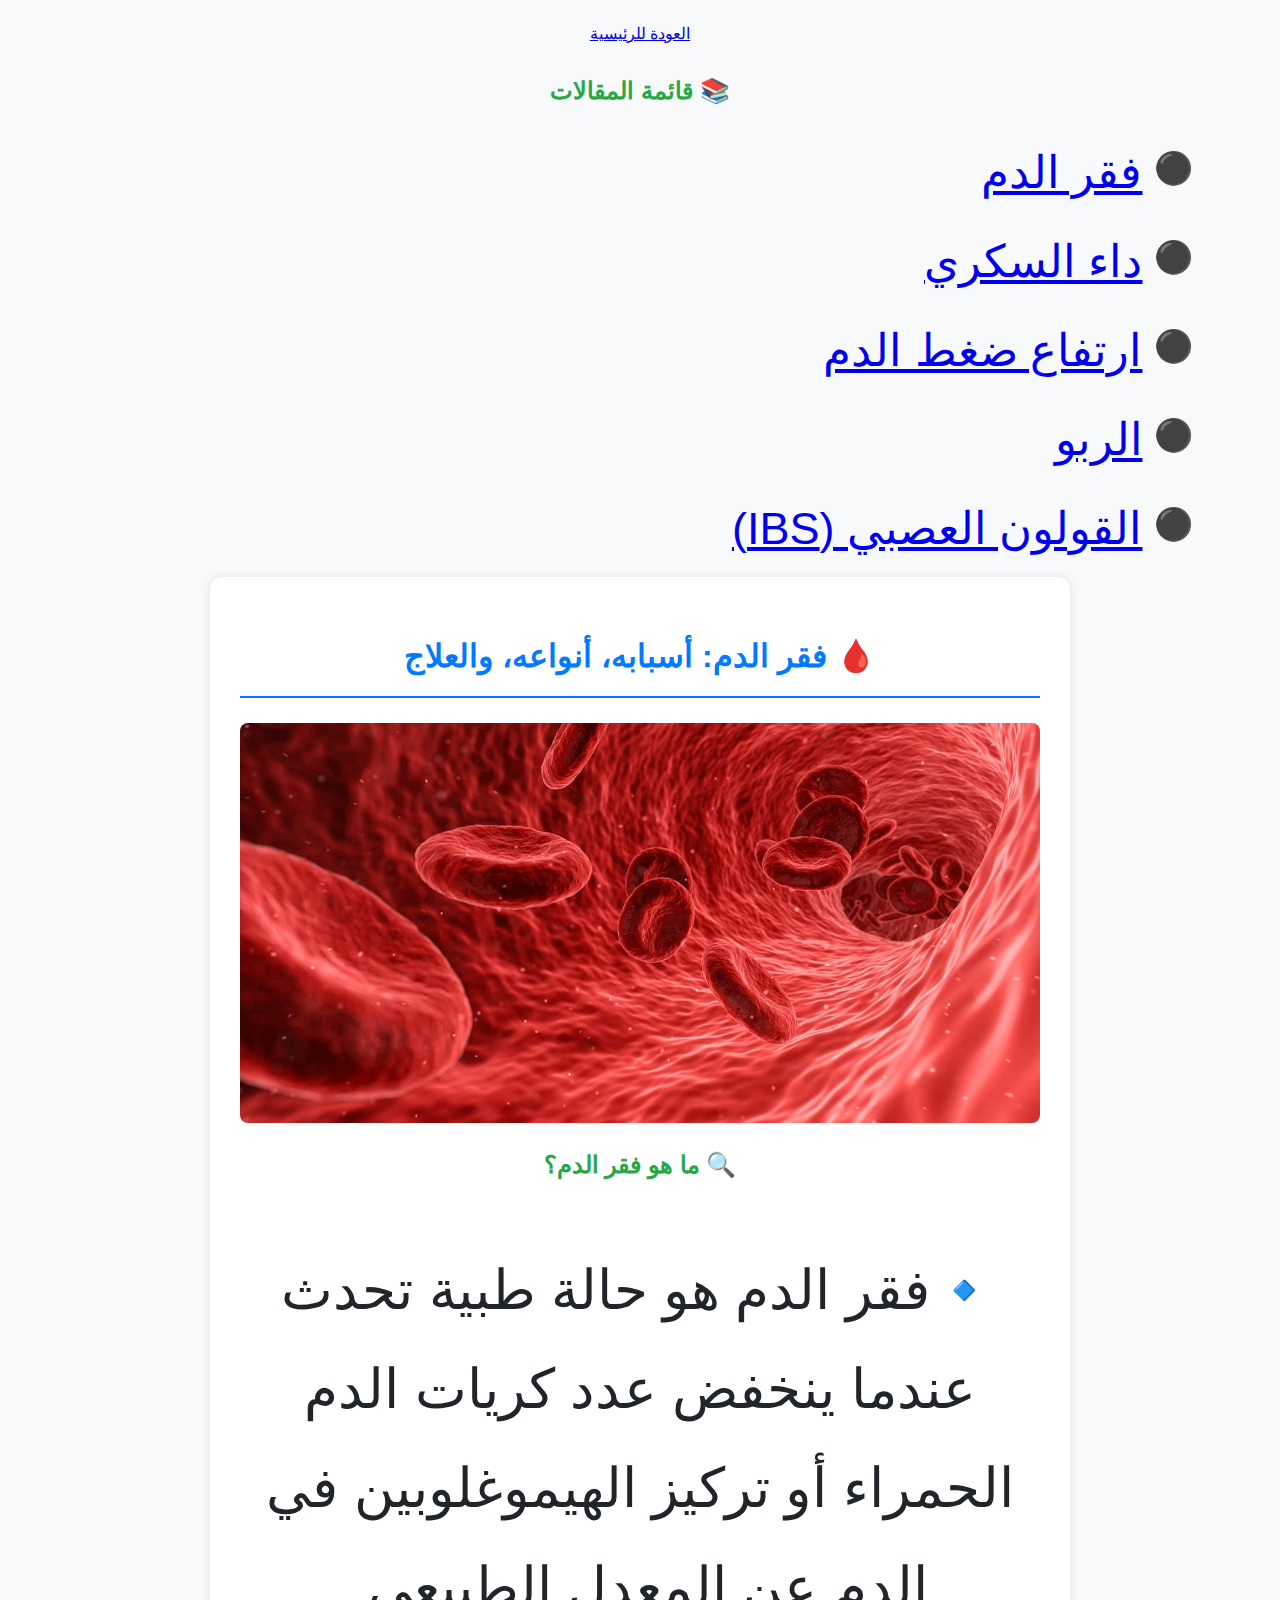
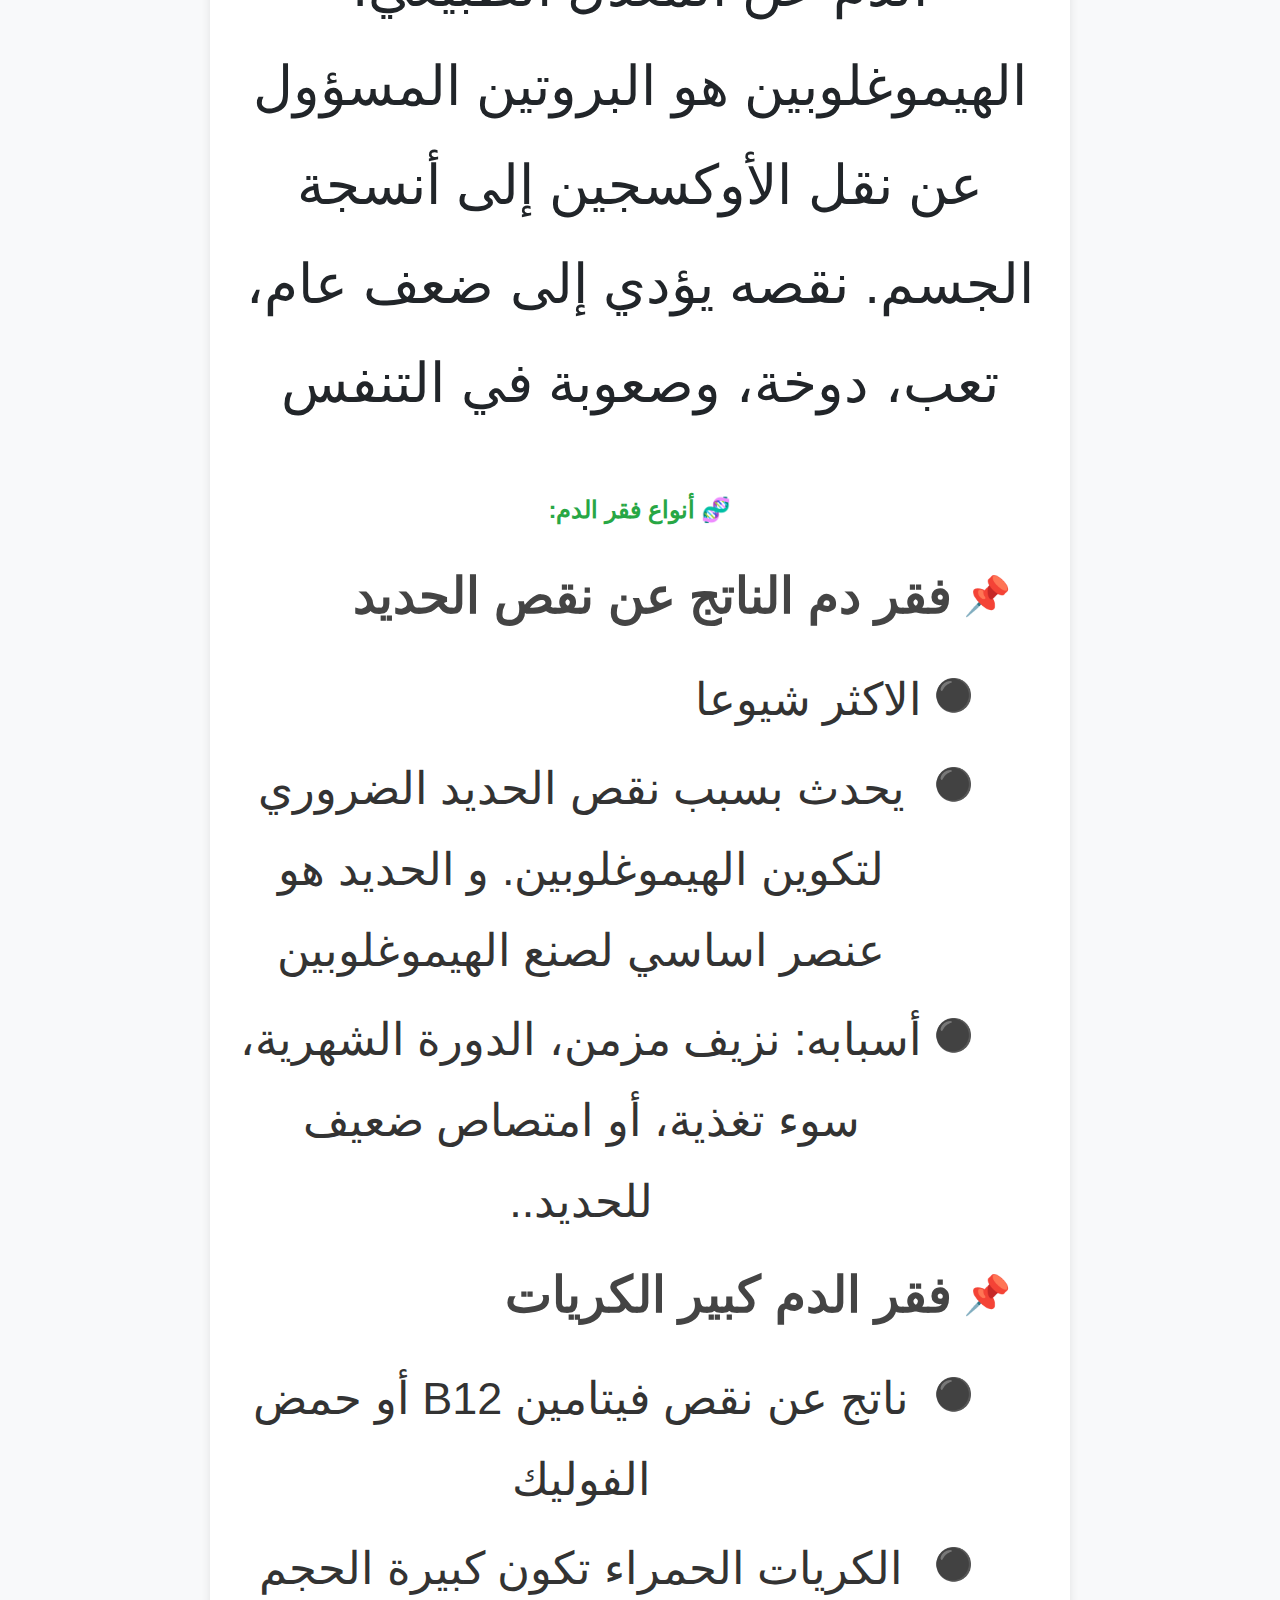
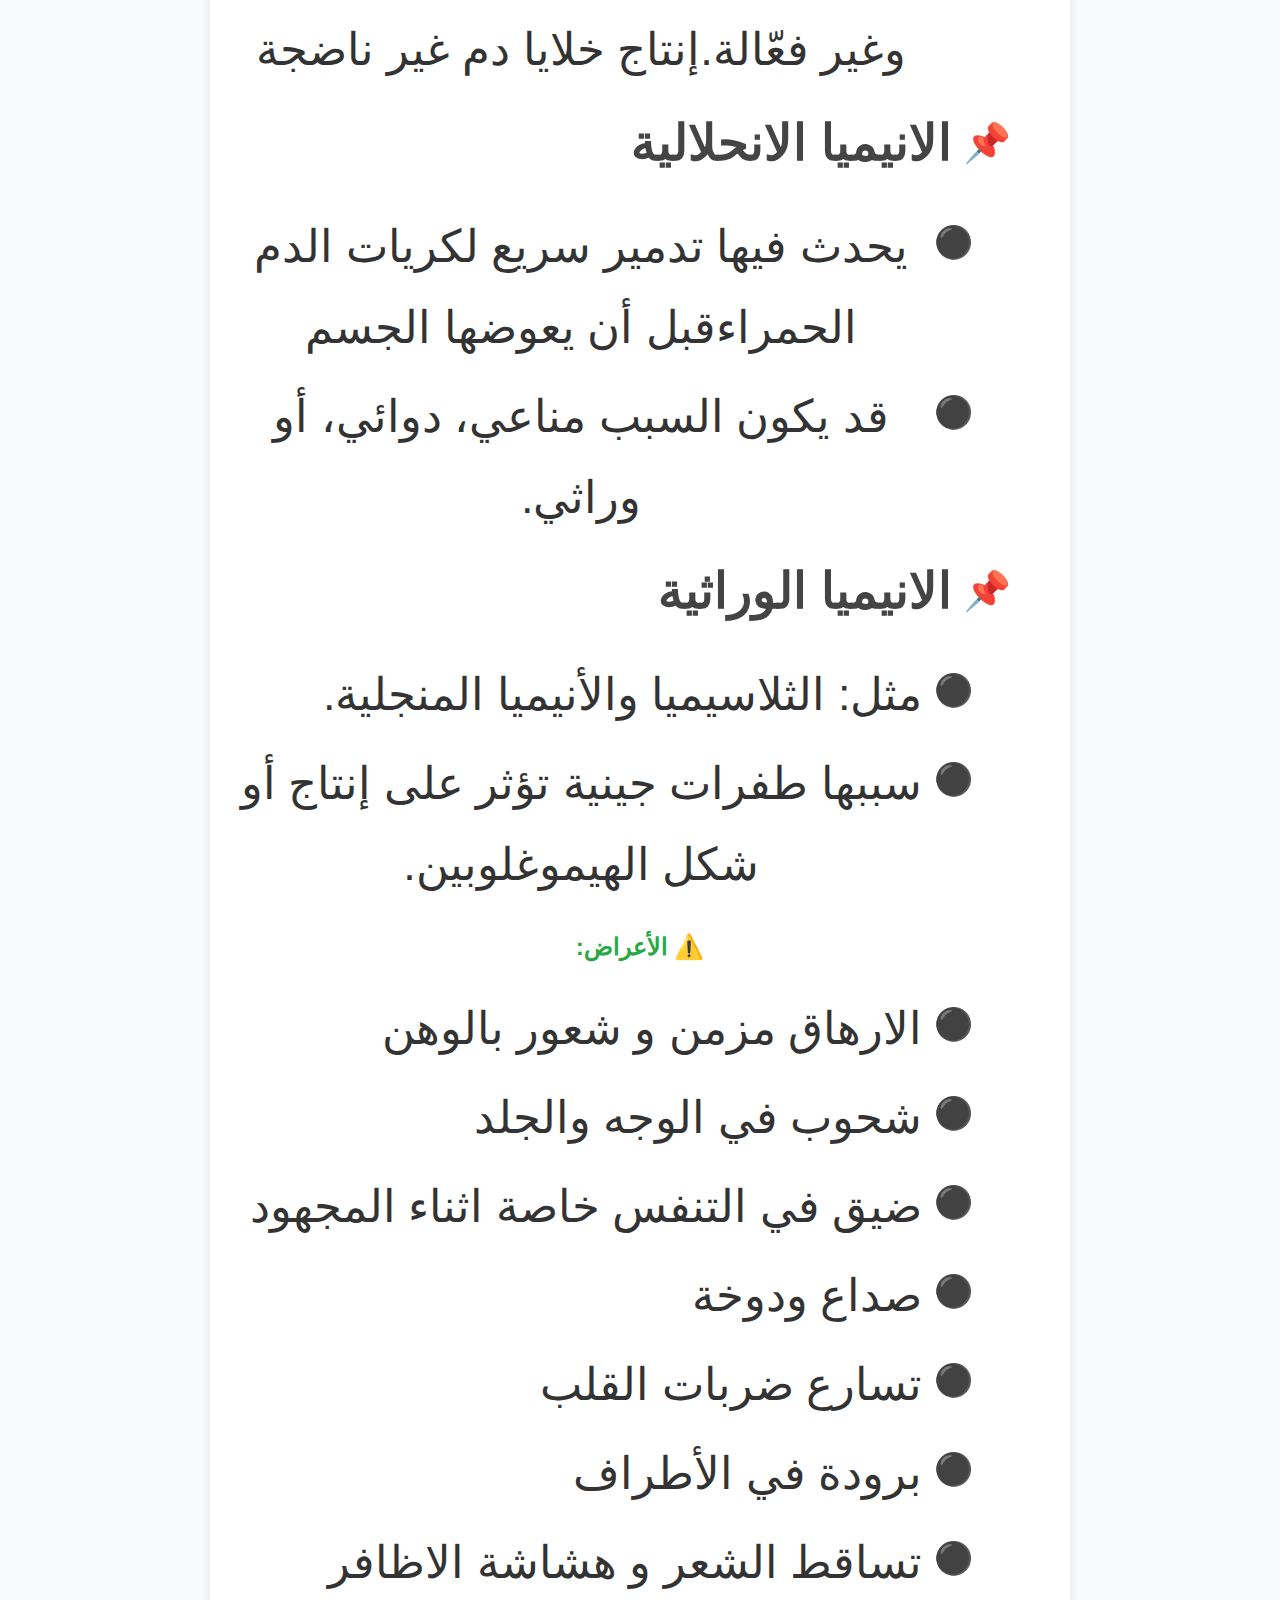
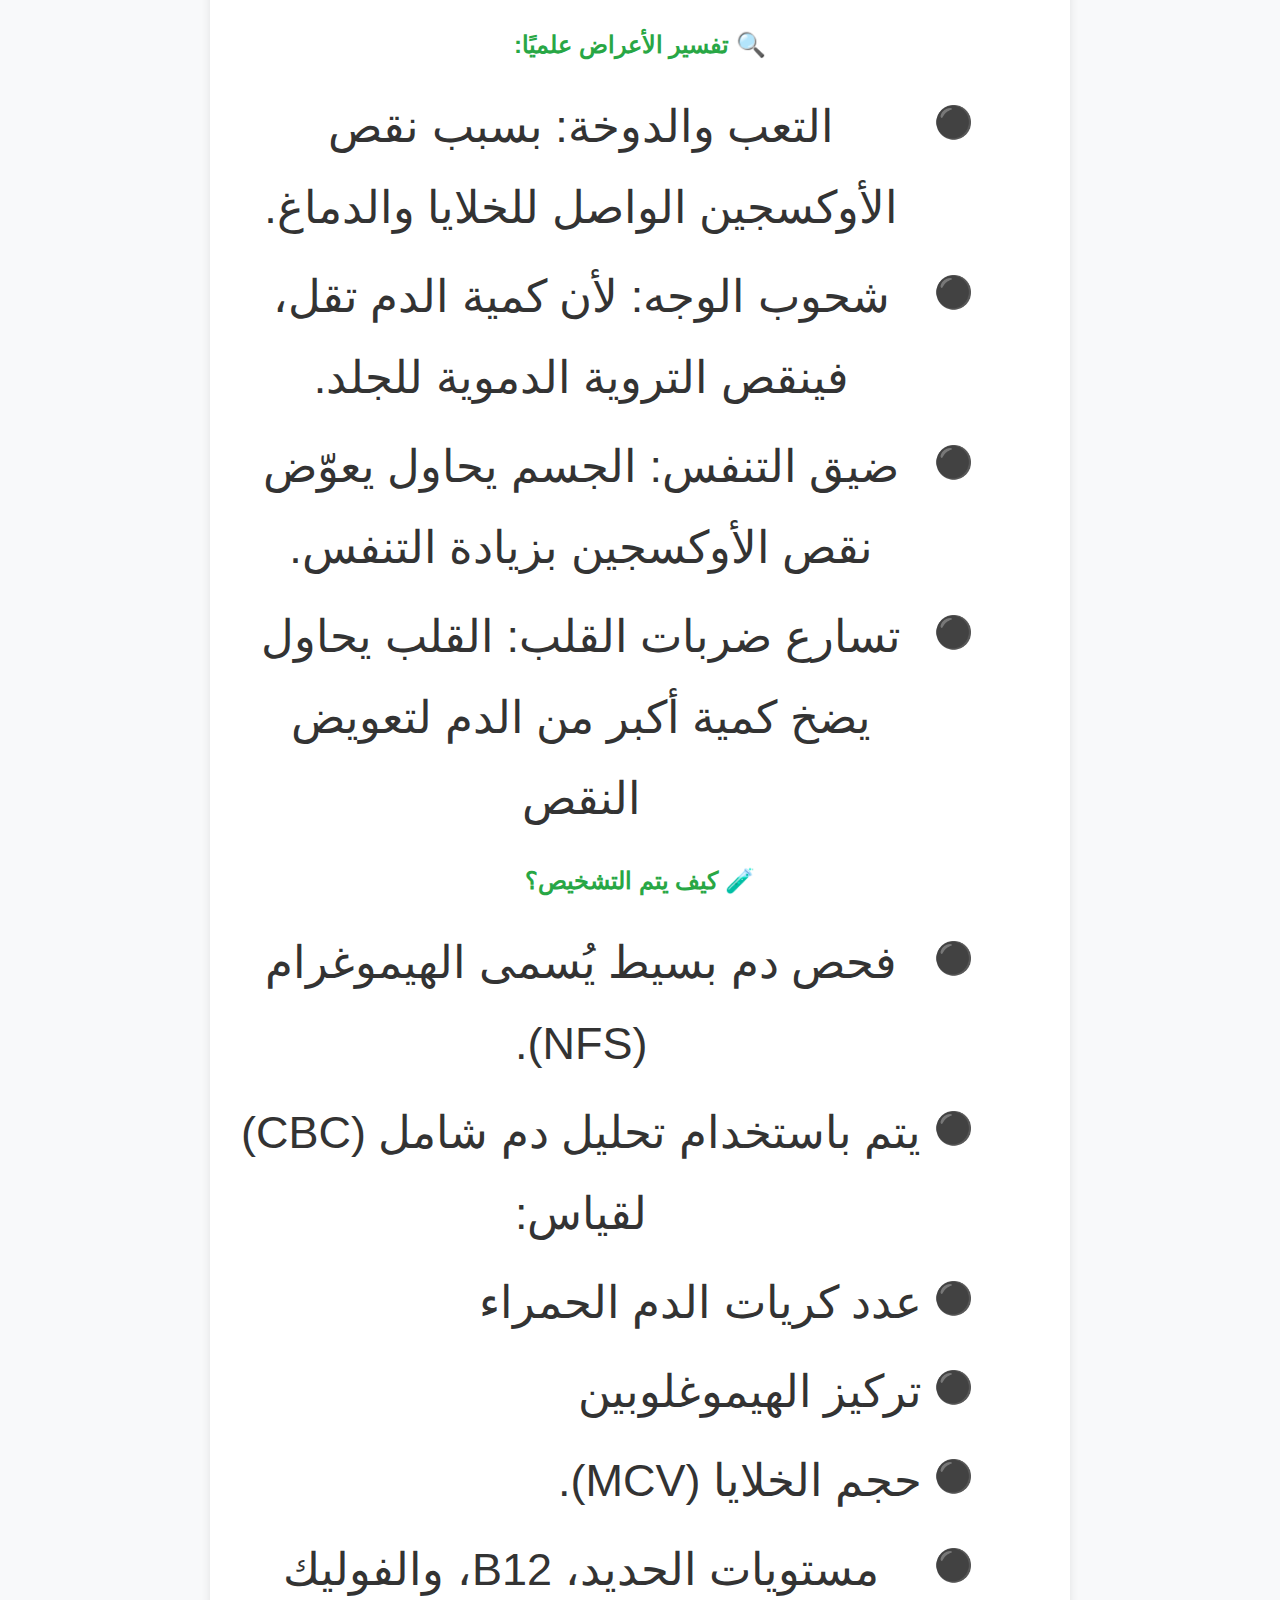
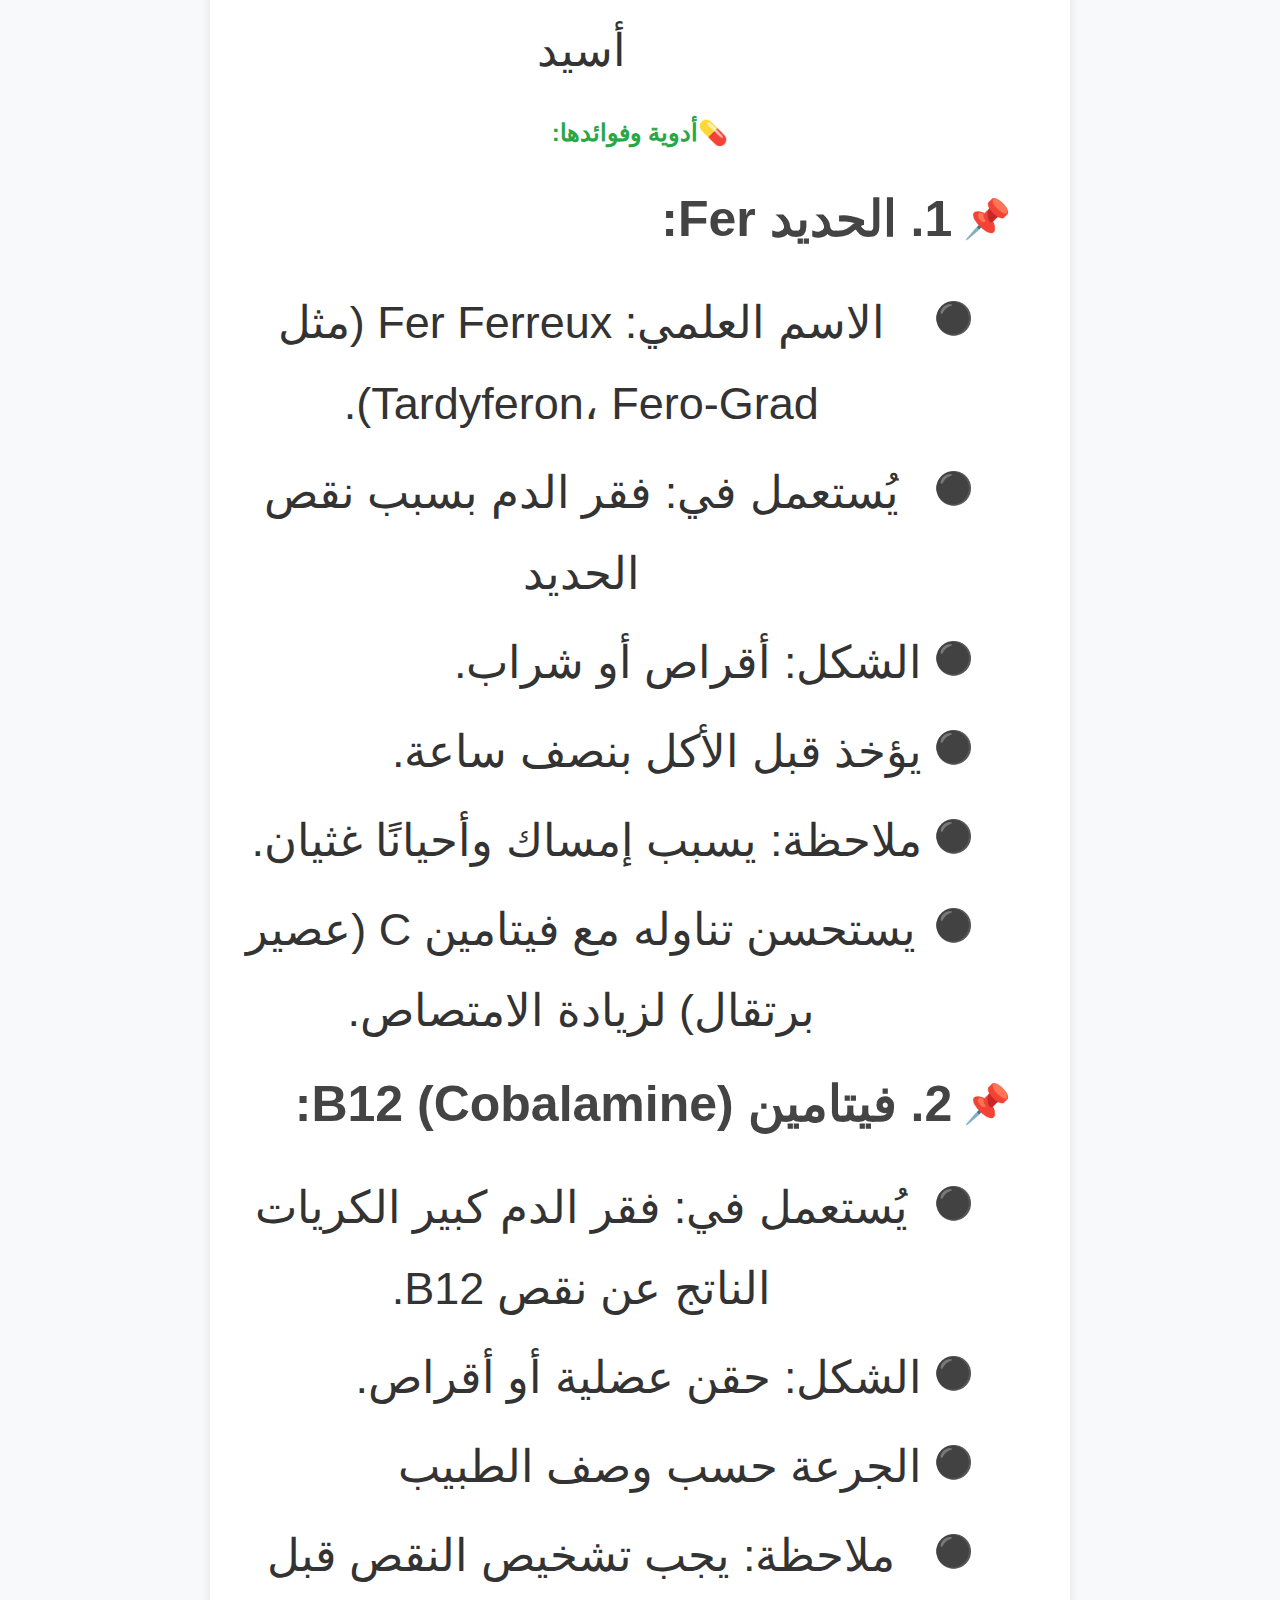
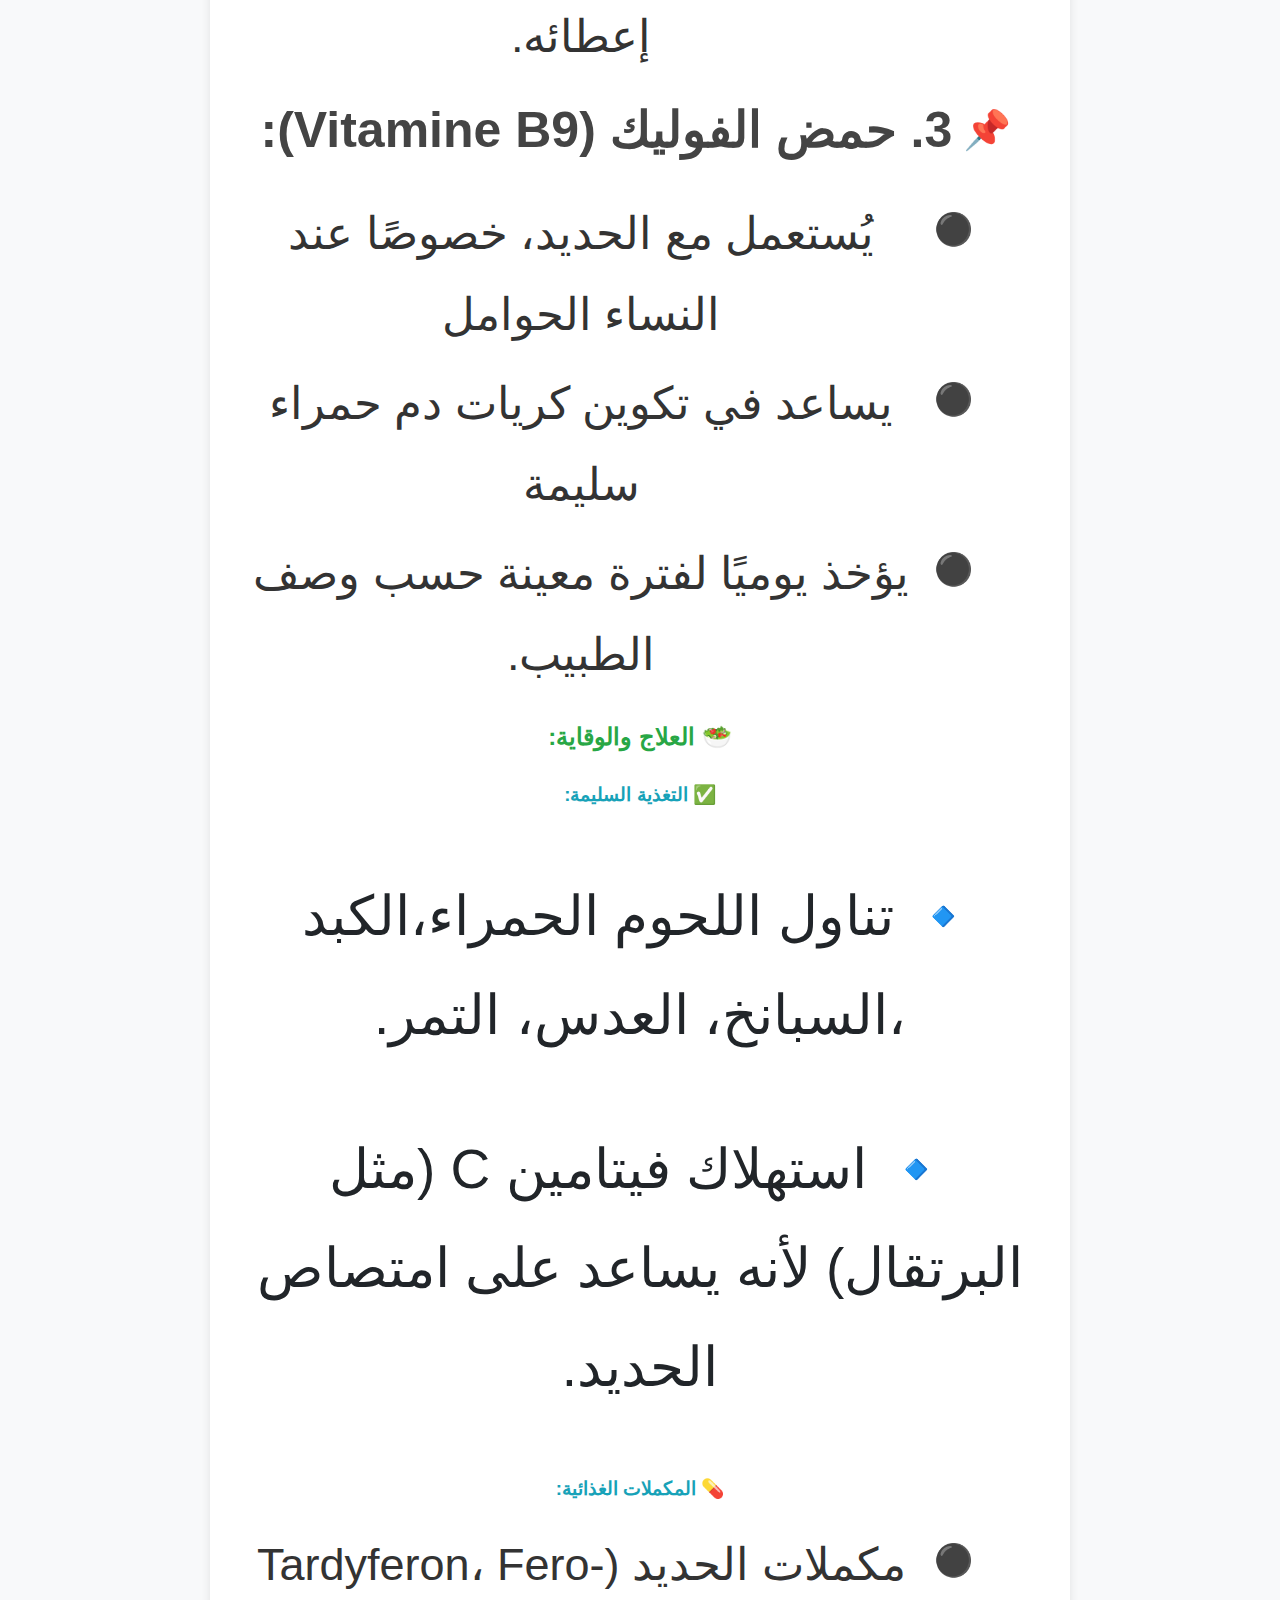
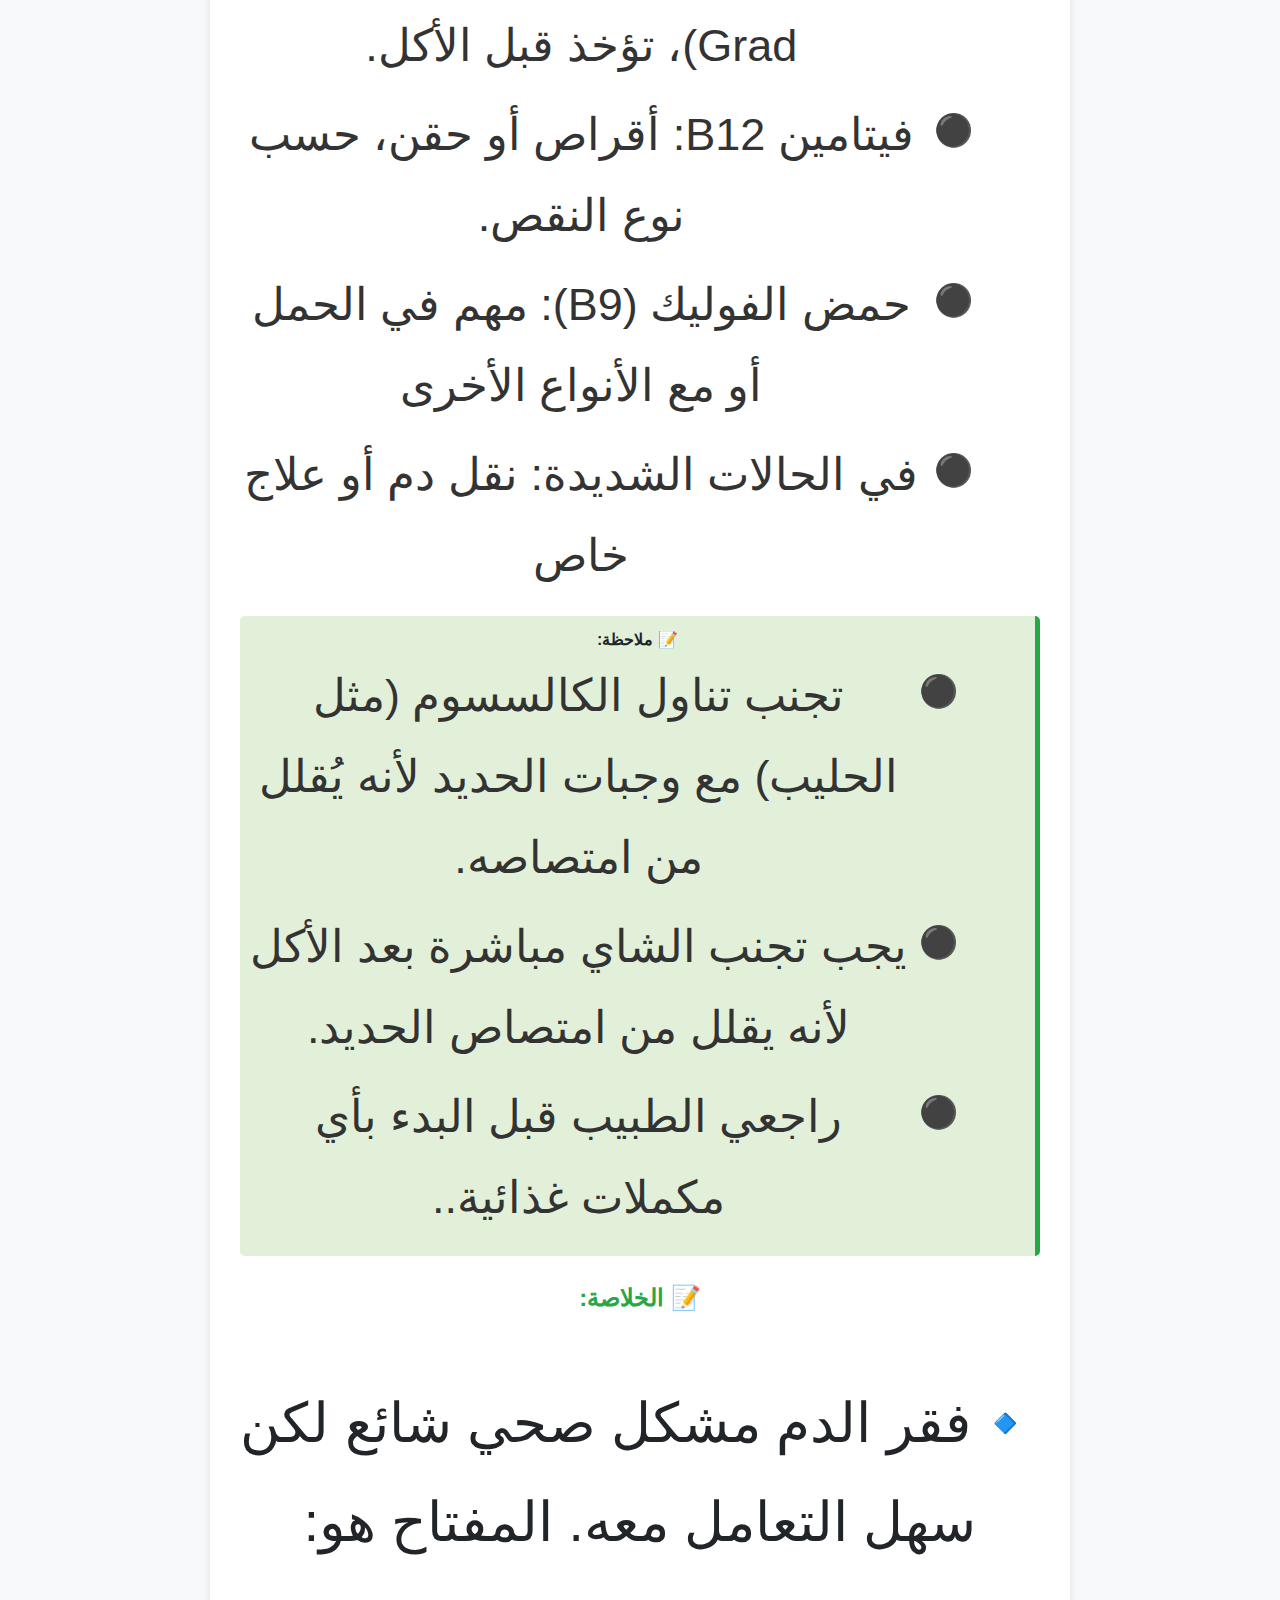
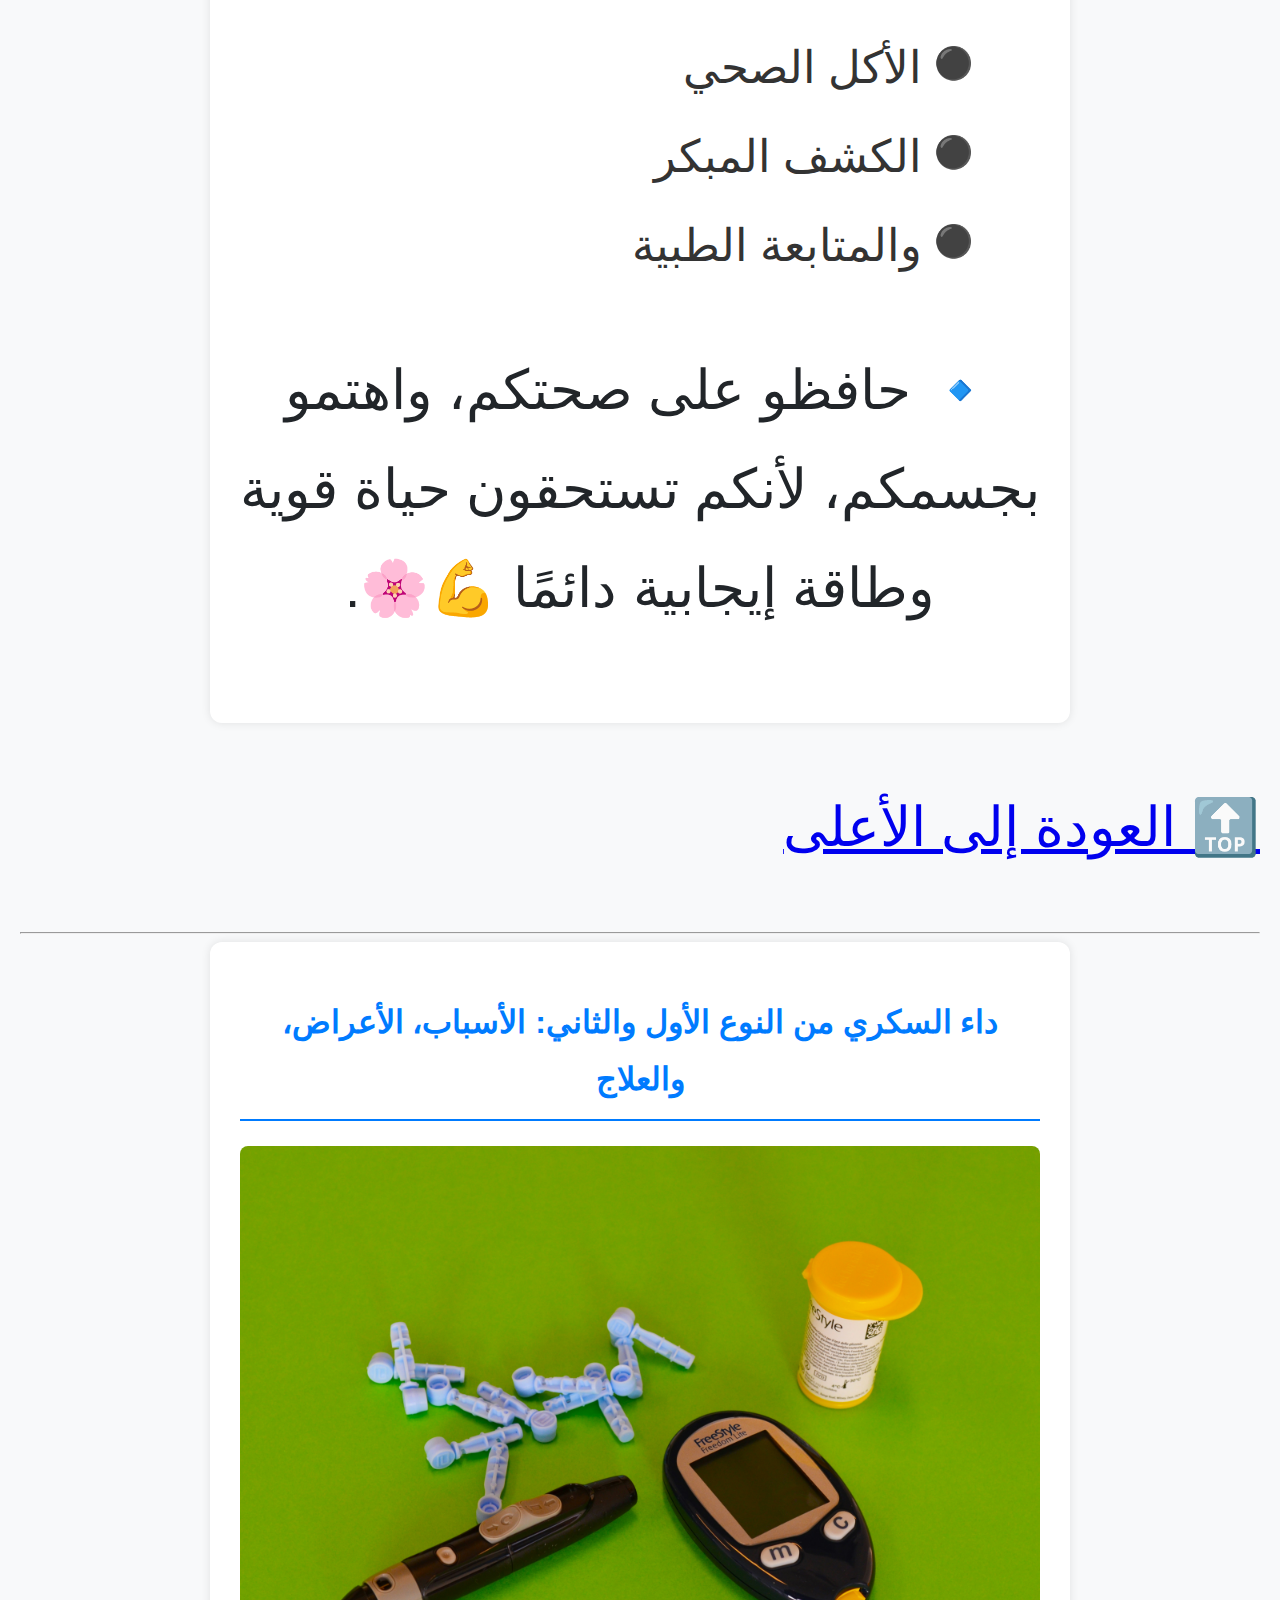
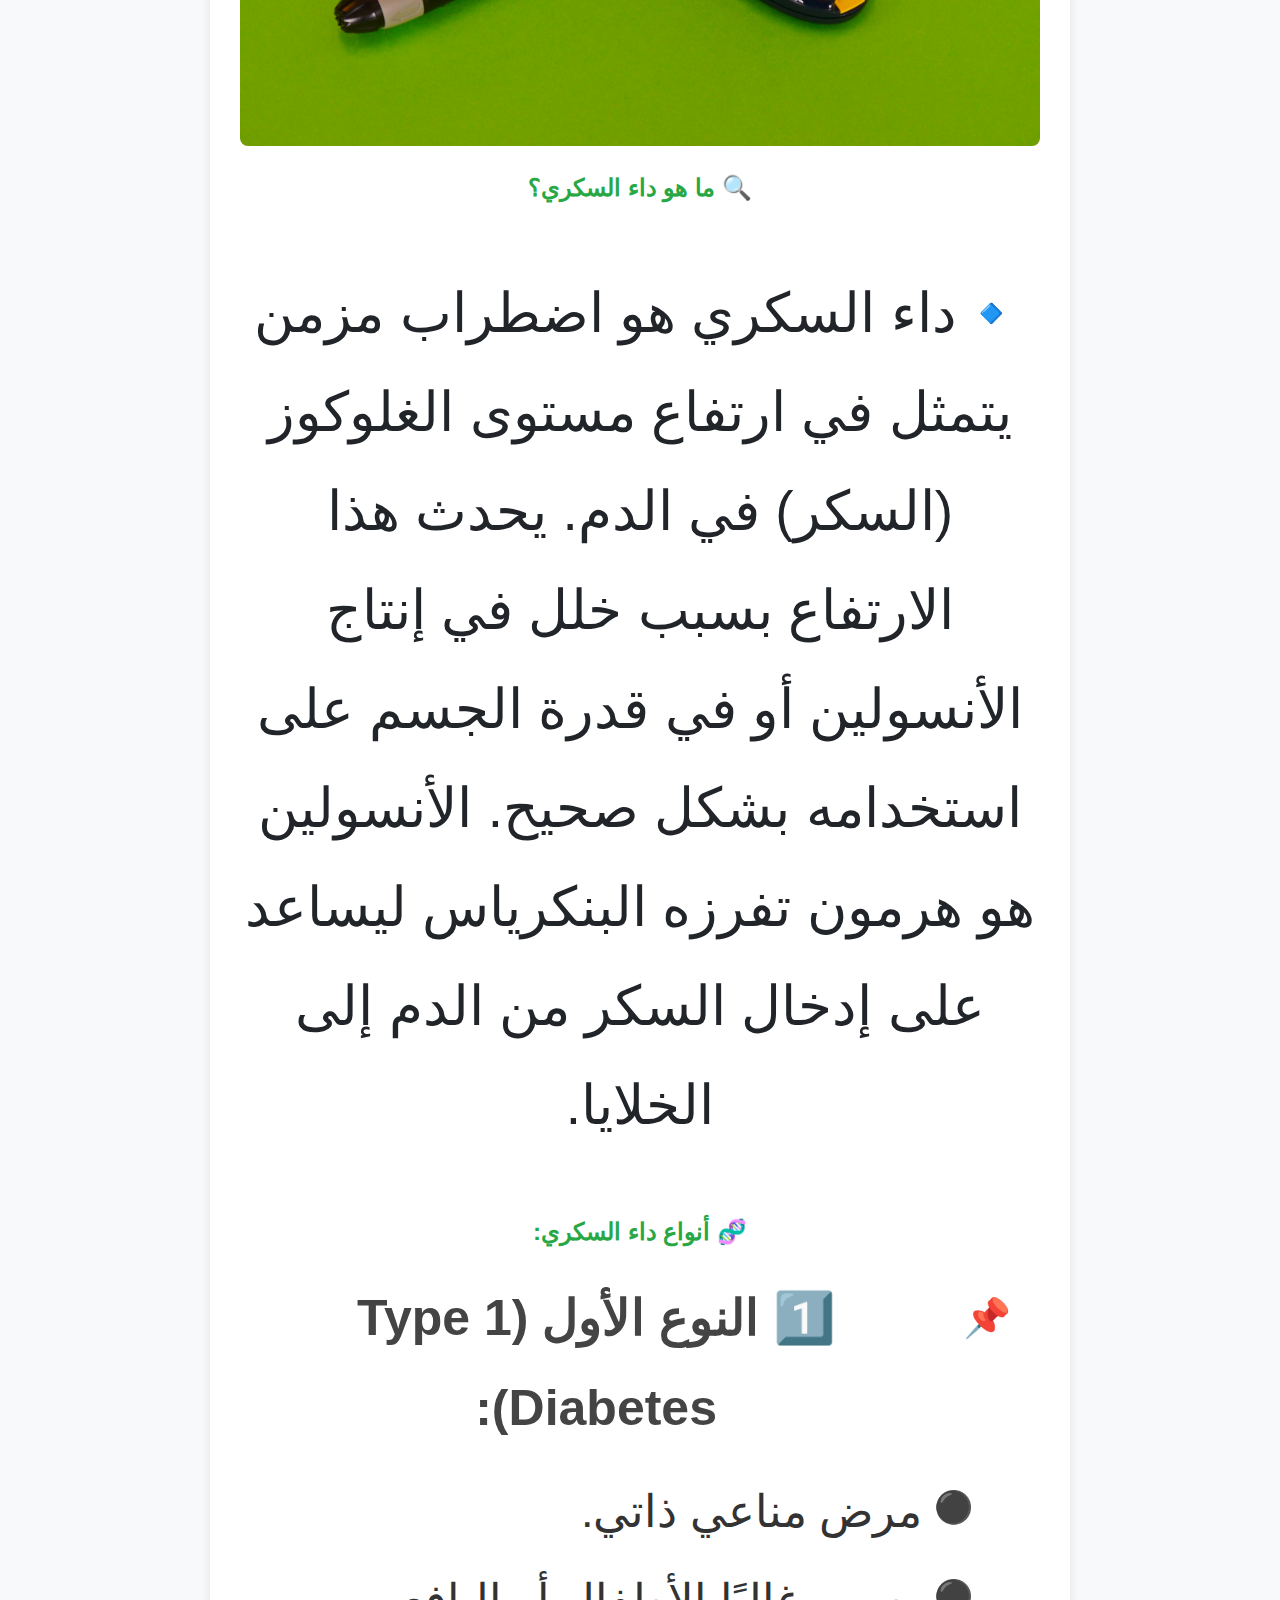
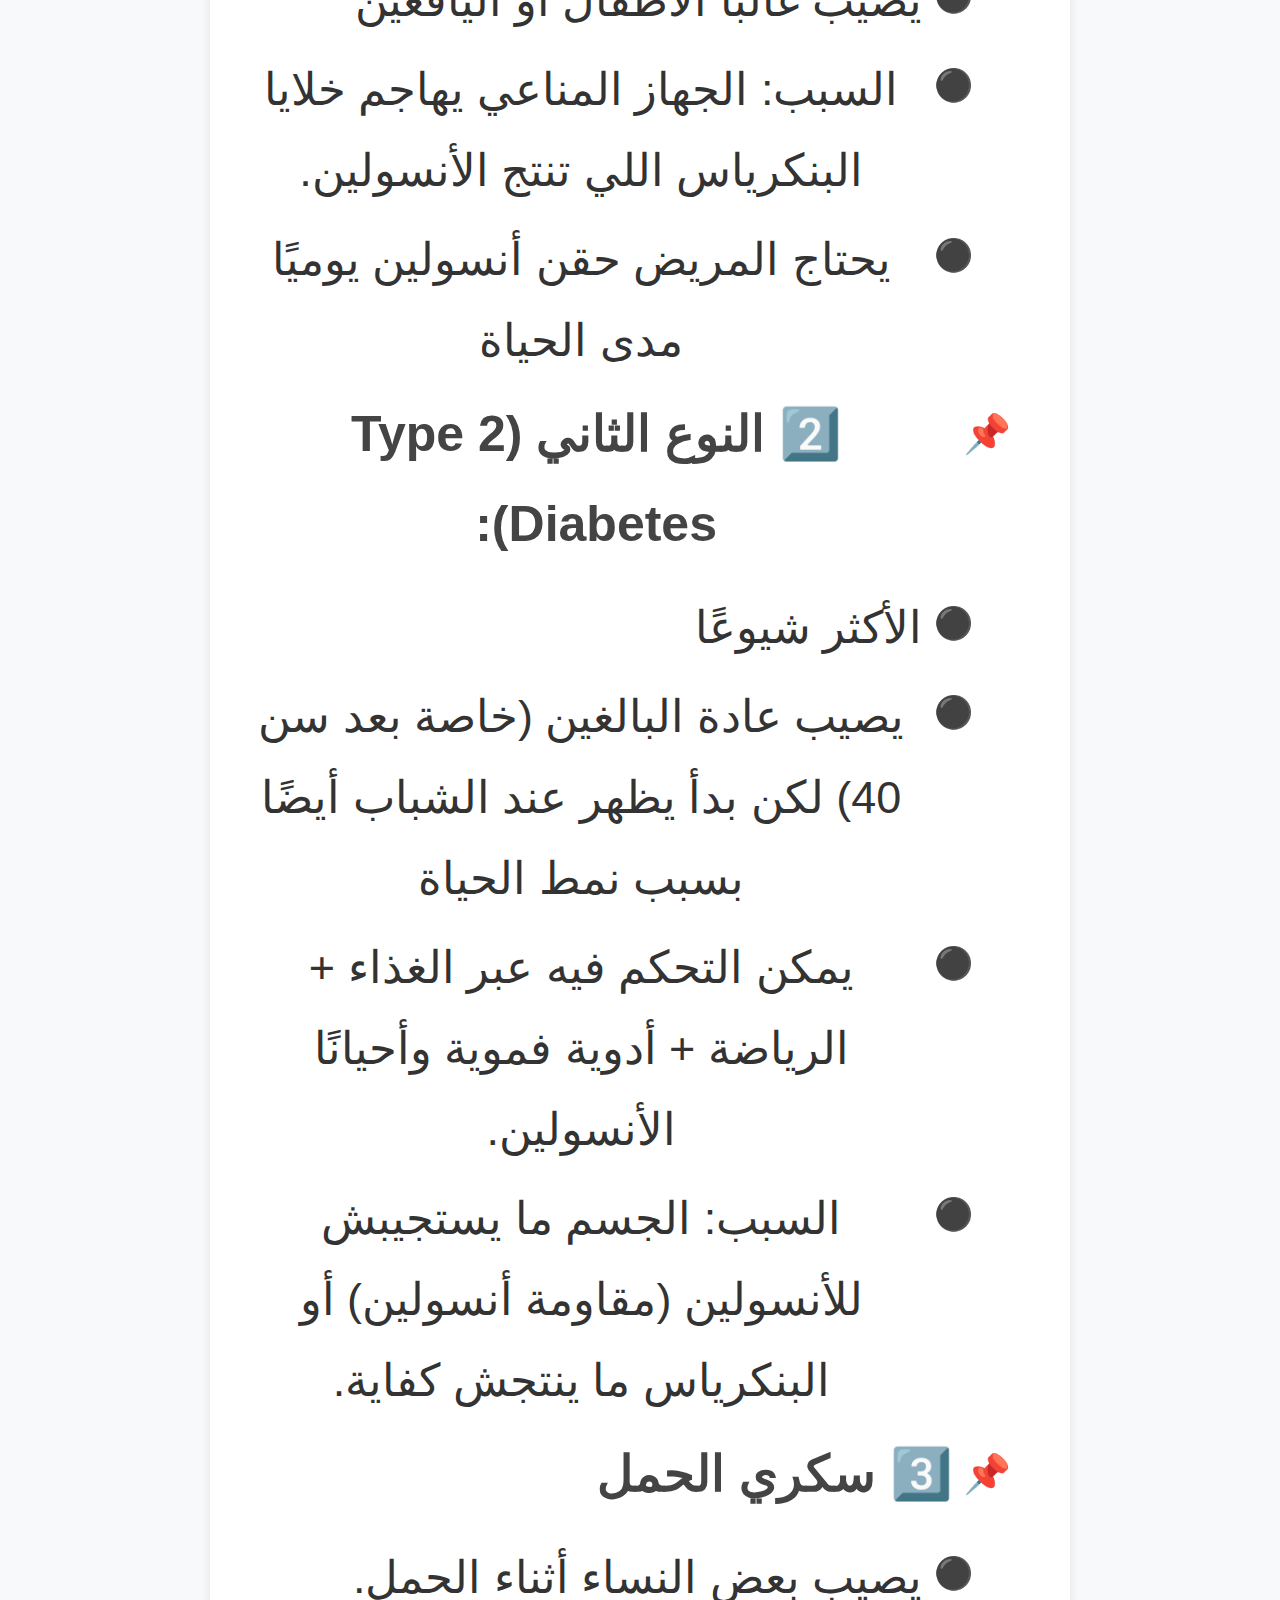
<file: awareness.html>
<!DOCTYPE html>
<html lang="ar" dir="rtl">
<head>
  <meta charset="UTF-8">
  <title>التوعية الصحية</title>
  <link rel="stylesheet" href="style.css">
</head>

  <a href="index.html">العودة للرئيسية</a>

  <style>
    body {
      font-family: "Cairo", sans-serif;
      background-color: #f8f9fa;
      color: #212529;
      line-height: 1.8;
      margin: 20px;
    }
    .container {
      max-width: 800px;
      margin: auto;
      background: white;
      padding: 30px;
      border-radius: 12px;
      box-shadow: 0 0 10px rgba(0,0,0,0.1);
    }
    .article-img {
  width: 100%;
height: auto; 
  max-width: 800px;
  border-radius: 8px;
  margin: 20px auto;
  display: block;
    }
    h1 {
      color: #007BFF;
      border-bottom: 2px solid #007BFF;
      padding-bottom: 10px;
      margin-bottom: 25px;
    }
    h2{
      color:#28a745;
      border-bottom: 0px solid #28a745;
    }
    h3{
      color:#17a2b8;
      border-bottom: 0px solid #17a2b8;
    }
p{
position: relative;
  display:flex;
  align-items: flex-start;
font-size:55px;
}
    ul {
  list-style: none;
  padding: 0;
  margin: 0;
}

ul li {
  position: relative;
  display:flex;
  align-items: flex-start;
  padding-right: 1.5em;
  margin-bottom: 10px;
  font-size: 45px;
  color: #333;
  line-height: 1.8;
}

/* القوائم العادية */
ul:not(.pin) li {
  display: flex;
  align-items: flex-start;     /* يوسّط النقطة مع النص */
  margin-bottom: 8px;
gap:5px;
list-style:none;
}

ul:not(.pin) li::before {
  content: "⚫";
  color: #007BFF;
  font-size: 0.7em;
  margin-left: 6px;
margin-top: 0.25em;
}

/* القوائم بالدبابيس */
ul.pin li {
  display: flex;
  align-items: flex-start;
  margin-bottom: 8px;
  font-size: 1.2em;
  font-weight: bold;
  color: #007BFF;
}

ul.pin li::before {
  content: "📌";
  font-size: 2em;
  margin-left: 6px;
  color: #444;
margin-top:0.25em;
}
    ul.pin li strong {
  color: #444444;
  font-size: 50px;
  font-weight: bold;
  margin-bottom: 10px;
  display: block;
    }
    .note {
      background-color: #e2f0d9;
      border-right: 5px solid #28a745;
      padding: 10px;
      margin-top: 20px;
      border-radius: 5px;
    }
  </style>
</head>
<body>
  <!-- روابط التنقل -->
<nav id="top">
  <h2>📚 قائمة المقالات</h2>
  <ul>
    <li><a href="#anemia">فقر الدم</a></li>
    <li><a href="#diabetes">داء السكري</a></li>
    <li><a href="#hypertension">ارتفاع ضغط الدم</a></li>
    <li><a href="#asthma">الربو</a></li>
    <li><a href="#ibs">القولون العصبي (IBS)</a></li>
  </ul>
</nav>
  <div class="container">
    <h1 id="anemia">🩸 فقر الدم: أسبابه، أنواعه، والعلاج</h1>
<img src="animia.jpg" class="article-img">
    <h2>🔍 ما هو فقر الدم؟</h2>
    <p>🔹فقر الدم هو حالة طبية تحدث عندما ينخفض عدد كريات الدم الحمراء أو تركيز الهيموغلوبين في الدم عن المعدل الطبيعي. الهيموغلوبين هو البروتين المسؤول عن نقل الأوكسجين إلى أنسجة الجسم. نقصه يؤدي إلى ضعف عام، تعب، دوخة، وصعوبة في التنفس
    </p>

    <h2>🧬 أنواع فقر الدم:</h2>
    <ul>
      <ul class="pin">
      <li><strong> فقر دم الناتج عن نقص الحديد</strong>
      </ul>
      <ul class="normal">
        <li> الاكثر شيوعا </li>
          <li>يحدث بسبب نقص الحديد الضروري لتكوين الهيموغلوبين. و الحديد هو عنصر اساسي لصنع الهيموغلوبين</li>
          <li>أسبابه: نزيف مزمن، الدورة الشهرية، سوء تغذية، أو امتصاص ضعيف للحديد..</li>
      </li> 
        <ul class="pin">
      <li><strong> فقر الدم كبير الكريات  </strong> </ul>
        <ul class="normal">
          <li>ناتج عن نقص فيتامين B12 أو حمض الفوليك      
          </li>
      <li>الكريات الحمراء تكون كبيرة الحجم وغير فعّالة.إنتاج خلايا دم غير ناضجة</li>
      </li>
      </ul>
        <ul class="pin">
      <li><strong>  الانيميا الانحلالية</strong> </ul> 
        <ul class="normal">
          <li>
            يحدث فيها تدمير سريع لكريات الدم الحمراءقبل أن يعوضها الجسم
          </li>
          <li>
            قد يكون السبب مناعي، دوائي، أو وراثي. </li>  
      </li></ul>
        <ul class="pin">
      <li><strong>الانيميا الوراثية
</strong> </ul>
      <ul class="normal">  
          <li> مثل: الثلاسيميا والأنيميا المنجلية. </li>
          <li>سببها طفرات جينية تؤثر على إنتاج أو شكل الهيموغلوبين.</li>
      </li> </ul>
    </ul>

    <h2>⚠️ الأعراض:</h2>
    <ul>
      
      <li> الارهاق مزمن و شعور بالوهن </li>
      <li>شحوب في الوجه والجلد</li>
      <li> ضيق في التنفس خاصة اثناء المجهود  </li>
      <li> صداع ودوخة</li>
      <li> تسارع ضربات القلب</li>
      <li> برودة في الأطراف</li>
      <li>  تساقط الشعر و هشاشة الاظافر</li>
    </ul>
    <h2>🔍 تفسير الأعراض علميًا:</h2>
    <ul>
<li>التعب والدوخة: بسبب نقص الأوكسجين الواصل للخلايا والدماغ.</li>
      <li>شحوب الوجه: لأن كمية الدم تقل، فينقص التروية الدموية للجلد.</li>
      <li>ضيق التنفس: الجسم يحاول يعوّض نقص الأوكسجين بزيادة التنفس.</li>
      <li>تسارع ضربات القلب: القلب يحاول يضخ كمية أكبر من الدم لتعويض النقص</li>
      
    </ul>
    
   <h2>🧪 كيف يتم التشخيص؟</h2> 
    <ul>
      <li>فحص دم بسيط يُسمى الهيموغرام (NFS).</li>
      <li>يتم باستخدام تحليل دم شامل (CBC) لقياس:</li>
      <li>عدد كريات الدم الحمراء</li>
      <li>تركيز الهيموغلوبين</li>
      <li>حجم الخلايا (MCV).</li>
      <li>مستويات الحديد، B12، والفوليك أسيد</li>
    </ul>
<h2>💊أدوية وفوائدها:</h2>
<ul>
  <ul class="pin">
  <li><strong>1. الحديد Fer:</strong> </ul>
  <ul class="normal">
  <li> الاسم العلمي: Fer Ferreux (مثل Tardyferon، Fero-Grad).</li>
  <li> يُستعمل في: فقر الدم بسبب نقص الحديد</li>
  <li> الشكل: أقراص أو شراب.</li>
  <li> يؤخذ قبل الأكل بنصف ساعة.</li>
   <li> ملاحظة: يسبب إمساك وأحيانًا غثيان.</li>  
  <li> يستحسن تناوله مع فيتامين C (عصير برتقال) لزيادة الامتصاص.</li>
</li></ul>
  <ul class="pin">
  <li><strong>2. فيتامين B12 (Cobalamine):
</strong> </ul>
  <ul class="normal">
  <li> يُستعمل في: فقر الدم كبير الكريات الناتج عن نقص B12.</li>
  <li> الشكل: حقن عضلية أو أقراص.</li>
  <li> الجرعة حسب وصف الطبيب</li>
  <li> ملاحظة: يجب تشخيص النقص قبل إعطائه.</li>
</li> </ul>
  <ul class="pin">
    <li><strong>3. حمض الفوليك (Vitamine B9):</strong></ul>
  <ul class="normal">
    <li> يُستعمل مع الحديد، خصوصًا عند النساء الحوامل</li>
    <li> يساعد في تكوين كريات دم حمراء سليمة</li>
    <li> يؤخذ يوميًا لفترة معينة حسب وصف الطبيب.</li>
    </li></ul>
</ul>   
    <h2>🥗 العلاج والوقاية:</h2>
    <h3>✅ التغذية السليمة:</h3>
    <p>🔹 تناول اللحوم الحمراء،الكبد ،السبانخ، العدس، التمر.
    </p>

<p>🔹 استهلاك  فيتامين C (مثل البرتقال) لأنه يساعد على امتصاص الحديد.</p> 

    <h3> 💊 المكملات الغذائية:</h3>
    <ul>
     <li> مكملات الحديد (Tardyferon، Fero-Grad)، تؤخذ قبل الأكل.</li>
      

<li>فيتامين B12: أقراص أو حقن، حسب نوع النقص.</li>
      

<li>حمض الفوليك (B9): مهم في الحمل أو مع الأنواع الأخرى</li>

<li>في الحالات الشديدة: نقل دم أو علاج خاص </li></ul>

    <div class="note">
      📝 <strong>ملاحظة:</strong> 
      <ul>
      <li>تجنب تناول الكالسسوم (مثل الحليب) مع وجبات الحديد لأنه يُقلل من امتصاصه.</li>
        <li>
يجب تجنب الشاي مباشرة بعد الأكل لأنه يقلل من امتصاص الحديد.</li>
        <li>
راجعي الطبيب قبل البدء بأي مكملات غذائية..
        </li>
      </ul>
    </div>

    <h2>📝 الخلاصة:</h2>
    <p> 🔹فقر الدم مشكل صحي شائع لكن سهل التعامل معه.
المفتاح هو:</p>
  <ul> 
      <li> الأكل الصحي</li>

<li>الكشف المبكر</li>

<li>والمتابعة الطبية</li>

<p>🔹
حافظو على صحتكم، واهتمو بجسمكم، لأنكم تستحقون حياة قوية وطاقة إيجابية دائمًا 💪🌸.</p>
  </div> 
    <p><a href="#top">🔝 العودة إلى الأعلى</a></p>
  <hr>
   
 <div class="container">
   <h1 id="diabetes"> داء السكري من النوع الأول والثاني: الأسباب، الأعراض، والعلاج</h1>
   <img src="diabete.jpg" class="article-img">
    <h2>🔍 ما هو داء السكري؟ </h2>
    <p>🔹داء السكري هو اضطراب مزمن يتمثل في ارتفاع مستوى الغلوكوز (السكر) في الدم. يحدث هذا الارتفاع بسبب خلل في إنتاج الأنسولين أو في قدرة الجسم على استخدامه بشكل صحيح.
الأنسولين هو هرمون تفرزه البنكرياس ليساعد على إدخال السكر من الدم إلى الخلايا.
    </p>
   <h2>🧬 أنواع داء السكري:</h2>
   <ul>
     <ul class="pin">
       <li><strong>
         1️⃣ النوع الأول (Type 1 Diabetes): </strong></ul>
<ul class="normal">
        <li> مرض مناعي ذاتي.</li>
        <li>يصيب غالبًا الأطفال أو اليافعين</li>
        <li>السبب: الجهاز المناعي يهاجم خلايا البنكرياس اللي تنتج الأنسولين.</li>
        <li> يحتاج المريض حقن أنسولين يوميًا مدى الحياة</li>
      </li></ul>
     <ul class="pin">
<li><strong> 2️⃣ النوع الثاني (Type 2 Diabetes): </strong></ul>
     <ul class="normal">
             <li> الأكثر شيوعًا</li>
             <li>يصيب عادة البالغين (خاصة بعد سن 40) لكن بدأ يظهر عند الشباب أيضًا بسبب نمط الحياة</li>
             <li>يمكن التحكم فيه عبر الغذاء + الرياضة + أدوية فموية وأحيانًا الأنسولين.</li>
             <li>السبب: الجسم ما يستجيبش للأنسولين (مقاومة أنسولين) أو البنكرياس ما ينتجش كفاية.</li>
           </li></ul>
     <ul class="pin">
             <li><strong>  3️⃣  سكري الحمل </strong></ul>
                <ul class="normal">        
                 <li>يصيب بعض النساء أثناء الحمل.</li>
                 <li>غالبًا يختفي بعد الولادة لكن يزيد من خطر الإصابة بالنوع الثاني لاحقًا.</li></ul>
   </li>
   </ul>
   <h2>🧠 الأسباب الارتفاع سكر في دم</h2> 
    <li><strong>
      💢 السبب	💬 التفسير
    </strong>
      <ul>
        <li> نظام غذائي سيئ	كثرة السكريات والدهون تسبب مقاومة أنسولين.</li>
        <li> قلة النشاط البدني	الخلايا تصير أقل حساسية للأنسولين.</li>
        <li> الوراثة	إذا كان في العائلة مصابين، يزيد الخطر</li>
        <li> التوتر المزمن	يرفع هرمونات تعاكس الأنسولين</li>
        <li> السمنة	أهم سبب للنوع الثاني.</li>
      </ul>
      <h2>⚠️ الأعراض الشائعة لكلا النوعين:</h2>
 <ul>
   <li> عطش مفرط </li>
      <li> تبول متكرر</li>
      <li> تعب وإرهاق</li>
      <li> رؤية مشوشة</li>
      <li> بطء التئام الجروح</li>
      <li>نقصان الوزن المفاجئ (في النوع الأول)</li>
      <li> رغبة دائمة في الأكل</li>
   <li>إصابات متكررة بالفطريات أو التهابات الفم واللثة</li>  
 </ul>
      <h2>🧪 كيف يتم التشخيص؟</h2>
      <ul>
        <li> الطبيب يطلب فحوصات دم باش يعرف نسبة السكر:</li>
        <li> التحليل القيمة المشبوهة</li>
        <li> تحليل السكر صائم (à jeun)	≥ 1.26 غ/لتر في مرتين</li>
        <li> تحليل بعد ساعتين من الغلوكوز	≥ 2.00 غ/لتر
 HbA1c (تحليل طويل الأمد)	≥ 6.5%</li>
        <li> تحليل السكر صائم</li>
        <li> تحليل السكر بعد الأكل</li>
        <li> تحليل HbA1c (سكر تراكمي لآخر 3 أشهر)</li>
        <li>تحليل بول للبحث عن السكر أو الأجسام الكيتونية (في النوع الأول)</li>
      </ul>
    <h2>⛔ الأعضاء التي تتأثر:</h2>
      <ul>
<li>إذا لم يتعالج المرض، يستطيع ان يلحق ضرر:</li>
        <li> الدماغ: يزيد خطر السكتة الدماغية.</li>
        <li> القلب: ارتفاع ضغط وتصلب شرايين.</li>
        <li> العين: يسبب ضعف البصر أو حتى العمى.</li>
        <li> الأعصاب: تنميل، فقدان إحساس، قرح قدم.</li>
        <li> الكلى:يسبب فشل كلوي.</li>
        <li> الأعضاء الجنسية: ضعف جنسي عند الرجال.</li>    
      </ul>
      <h2>🩺 العلاج:</h2>
      <ul>
        <ul class="pin">
        <li><strong> النوع الأول:</strong></ul>
          <ul class="normal">
            <li> أنسولين دائم (قصير وطويل المفعول)</li>
            <li> متابعة يومية لمستوى السكر</li>
            <li> نظام غذائي متوازن</li>
            <li> نشاط بدني منظم (بحذر لتفادي انخفاض السكر)</li>
            
          </ul>
        <ul class="pin">
          <li><strong>
             النوع الثاني:
          </strong></ul>
            <ul class="normal">
        <li> أدوية فموية مثل Metformin</li>
        <li> حمية غذائية لتقليل الوزن</li>
        <li> تقليل السكريات + زيادة الألياف</li>
              <li> رياضة منتظمة (30 دقيقة يوميًا)</li>
              <li> مراقبة السكر يوميًا باستعمال جهاز glucomètre</li>         
            </ul>
      </ul>
     <h3>💊أدوية رئيسية:</h3> 
      <ul>
        <ul class="pin">
        <li><strong>
          1. الأنسولين (Insuline):
        </strong></ul>
          <ul class="normal">
            <li> ضروري في السكري من النوع الأول، وأحيانًا النوع الثاني.</li>
            <li>يُحقن تحت الجلد.</li>
            <li> يوجد أنسولين سريع، متوسط، وطويل المفعول.</li>
             يعمل على خفض مستوى السكر في الدم
          </ul>
          <ul class="pin">
          <li><strong>
            2. الميتفورمين (Metformine):
          </strong></ul>
            <ul class="normal">
        <li> الاسم التجاري: Glucophage.</li>
        <li> يُستعمل في: السكري من النوع الثاني.</li>
        <li> يقلل إنتاج الكبد للسكر ويحسن استخدامه في الخلايا.</li>
        <li> يؤخذ مع الأكل</li>
            </ul>
            <ul class="pin">
            <li><strong>3. سولفونيل يوريا (مثل Glibenclamide):</strong></li></ul>
        <ul class="normal">
        <li> تحفّز البنكرياس على إفراز الأنسولين</li>
        <li> يمكن أن تسبب انخفاض حاد في السكر.</li>
        <li> يجب تنظيم الوجبات معها</li>     
        </ul>  
      </ul>
      <h2> كيف نحمي أنفسنا؟ (الوقاية والعلاج)</h2>
      <ul>
        <ul class="pin">
        <li><strong>
          ✅ نمط حياة صحي:
        </strong></ul>
        <ul class="normal">
          <li> نظام غذائي متوازن (ألياف، بروتين، سكريات معتدلة).</li>
        <li> النشاط البدني 30 دقيقة يوميًا.</li>
        <li> النوم الجيد.</li>
        <li> التقليل من التوتر.</li> 
      </ul>
      </ul>
      <div class="note">
      📝 <strong>ملاحظة:</strong> 
      <p>🔹💡 مرض السكري ليس نهاية، بل بداية لحياة صحية!
إذا التزمت بالنظام والعلاج، تقدر تعيش طبيعي وتجنب جميع المضاعفات.</p>
      </div>
      <h2>✅ الخلاصة:</h2>
      <p>داء السكري مرض مزمن لكنه قابل للتحكم.
الفهم الجيد للمرض + الالتزام بالعلاج + نمط حياة صحي = حياة طبيعية بدون مشاكل بإذن الله</p>
  </div>
    <p><a href="#top">🔝 العودة إلى الأعلى</a></p>
   <hr>
   
 <div class="container">
   <h1 id="hypertension">ارتفاع ضغط الدم: الأسباب، الأعراض، والعلاج</h1>
   <img src="hepertion.jpg" class="article-img">
   <h2>🔍 ارتفاع ضغط الدم؟</h2>
   <p>🔹ارتفاع ضغط الدم(HTA) هو حالة مزمنة يكون فيها ضغط الدم داخل الشرايين مرتفعًا (قوة دفع الدم على جدران الشرايين مرتفعة كثيرا )عن المعدل الطبيعي.
يسبب هذا الضغط الزائد عبئًا على القلب والشرايين، مما قد يؤدي إلى مضاعفات خطيرة إذا لم يُعالج.</p>
   <ul>
     <ul class="pin">
     <li><strong> يُعرف ضغط الدم الطبيعي بـ:</strong></ul>
     <ul class="normal">
       <li>الانقباضي (Systolique): 120 mmHg</li>
     <li>الانبساطي (Diastolique): 80 mmHg</li>
     </li>
     </ul>
     <ul class="pin">
     <li><strong> يكون الضغط مرتفعًا لما:</strong></ul>
     <ul class="normal">
<li>الضغط الانقباضي ≥ 140 mmHg</li>
      <li>أو الضغط الانبساطي ≥ 90 mmHg</li>
     </ul>
   </ul>
   <h2>🧬 أنواع ارتفاع ضغط الدم:</h2>
   <ul>
     <ul class="pin">
     <li><strong>1️⃣ ارتفاع ضغط الدم الأولي (الأساسي):</strong></ul>
     <ul class="normal">
       <li>الأكثر شيوعًا (90% من الحالات).</li> 
     <li>لا يوجد سبب مباشر واضح لكن مرتبط بالعمر، الوراثة، ونمط الحياة.</li>
     <li>يتطور تدريجيًا مع التقدم في العمر</li></ul>
   </li>
     <ul class="pin">
     <li><strong>2️⃣ ارتفاع ضغط الدم الثانوي:</strong></ul>
     <ul class="normal">
       <li>سببه مرض آخر مثل:</li>
     <li>أمراض الكلى</li>
     <li>مشاكل الغدة الكظرية</li>
     <li>تناول بعض الأدوية (مثل حبوب منع الحمل أو مضادات الالتهاب)</li></ul>
   </li>
   </ul>
   <h2>⚠️ الأعراض:</h2>
   <ul>
     <li>أغلب المرضى لا تظهر عليهم أعراض، لذلك يُسمى "القاتل الصامت" 
لكن أحيانًا قد تظهر:</li>
     <li>صداع قوي (خاصة في الصباح) </li>
     <li>دوخة ودوار </li>
     <li>تشوش الرؤية </li>
     <li>ألم في الصدر </li>
     <li>خفقان القلب </li>
     <li>نزيف الأنف أحيانًا </li>
   </ul>
   <h2>🧠 المضاعفات الخطيرة:</h2>
   <ul>
     <ul class="pin">
     <li><strong>إذا لم يُعالج الضغط، يسبب مضاعفات خطيرة على:</strong></ul>
     <ul class="normal">
       <li>	تضخم عضلة القلب، فشل قلبي.</li>
     <li>	سكتة دماغية أو نزيف دماغي</li>
     <li>	تلف الأوعية الدموية، ضعف البصر أو فقدانه</li>
     <li>	فشل كلوي مزمن.</li>
     <li>	تصلب الشرايين، ضعف الدورة الدموية</li></ul>
   </li>
   </ul>
   <h2>🧪 كيف يُشخص؟</h2>
   <ul>
     <li> جهاز قياس ضغط الدم (Tensiomètre)</li>
     <li> قياسات متكررة للتأكد من ثبات الارتفاع</li>
     <li> تحاليل دموية (لفحص الكلى + الكوليسترول)</li>
     <li> تحليل البول</li>
     <li> تخطيط القلب أو فحوصات إضافية حسب الحالة</li>
   </ul>
   <h2>⛔ عوامل الخطر:</h2>
   <ul>
     <li> الإفراط في استهلاك الملح</li>
     <li> السمنة</li>
     <li> التدخين</li>
     <li> شرب الكحول</li>
     <li> الوراثة</li>
     <li> التوتر والقلق المزمن</li>
     <li> قلة النشاط البدني</li>
     <li>ط نظام غذائي غني بالدهون والمقليات.</li>
     <li> التقدم في العمر.</li>
     <li>استعمال بعض الأدوية.</li>   
   </ul>
   <h2>🥗 العلاج:</h2>
   <ul>
     <ul class="pin">
     <li><strong> تغييرات نمط الحياة:</strong></ul>
     <ul class="normal">
       <li> تقليل استهلاك الملح (أقل من 5 غرام يوميًا)</li>
     <li> أكل فواكه وخضار وألياف</li>
     <li> ممارسة الرياضة بانتظام</li>
     <li> فقدان الوزن</li>
     <li> التوقف عن التدخين</li>
     <li> تقنيات الاسترخاء</li></ul>
   </li>
   </ul>
   <h3>💊 العلاج الدوائي:</h3>
   <ul>
   <ul class="pin">
     <li><strong>1. مثبطات الإنزيم المحول للأنجيوتنسين (IEC):</strong></ul>
     <ul class="normal">
       <li> مثل: Enalapril – Ramipril.</li>
     <li> توسّع الأوعية وتقلل الضغط.</li>
     <li> ملاحظة: قد تسبب سعالًا جافًا.</li> 
   </ul>
   </li>
     <ul class="pin">
       <li><strong>2. محصرات قنوات الكالسيوم (Calcium Channel Blockers):</strong></ul>
     <ul class="normal">
         <li>مثل: Amlodipine.</li>
         <li> تمنع تقلص الأوعية وتقلل الضغط.</li>
         <li> آثار جانبية ممكنة: تورم ف الساقين.</li>
     </ul></li>
     <ul class="pin">
       <li><strong>3. مدرات البول (Diurétiques)</strong></ul>
     <ul class="normal">
         <li> مثل: Hydrochlorothiazide.</li>
       <li> تقلل كمية السوائل في الجسم → خفض الضغط.</li>
       <li> ملاحظة: مراقبة الأملاح في الدم ضروري.</li>    
     </ul></li>
    <ul class="pin">
       <li><strong>4. محصرات بيتا (Bêta-bloquants):</strong></ul>
     <ul class="normal">
         <li>مثل: Atenolol – Bisoprolol.</li>
       <li> تقلل من سرعة وقوة ضربات القلب.</li>
       <li>تُستعمل أيضًا عند مرضى القلب.</li>
     </ul></li>
   </ul>
   <div class="note">
     📝<stong>الملاحظة:</stong>
     <ul>
       <li> ارتفاع الضغط لا يشفى نهائيًا، لكن يمكن السيطرة عليه مدى الحياة بنمط حياة صحي وأدوية منتظمة</li>
       <li> مراقبة الضغط بانتظام في المنزل (كل أسبوع على الأقل).</li>
       <li> كل حالة تختلف، فلازم المتابعة الفردية مع الطبيب</li>
       <li> لا تشعر بالأعراض؟ لا يعني أنك بخير!
راقب ضغطك بانتظام، واتبِع نمط حياة صحي </li>
     </ul>
   </div>
     <h2>✅ الخلاصة:</h2>
   <p>ارتفاع ضغط الدم مرض خطير إذا تُرك دون علاج،
لكنه قابل للسيطرة عليه بسهولة إذا التزمت:</p>
   <ul>
       <li> بقياس منتظم</li>
       <li> بنظام غذائي صحي</li>
       <li> وبالعلاج الدوائي تحت إشراف الطبيب</li>
   </ul>   
 </div>
    <p><a href="#top">🔝 العودة إلى الأعلى</a></p>
  <hr>
  <div class="container">
    <h1 id="asthma">🫁 الربو: أسبابه، أعراضه، وكيفية التعامل معه</h1>
    <img src="الربو.jpg" class="article-img">
    <h2>🔍 ما هو الربو؟</h2>
    <p>🔹الربو (Asthma) هو مرض التهابي مزمن يصيب الجهاز التنفسي، يتميّز بالتهاب مزمن في القصبات الهوائية يؤدي إلى تضيقها مؤقتًا، مما يسبب صعوبة في التنفس
. </p>
    <ul>
      <li> الربو مرض متكرر وقابل للعلاج لكنه يحتاج متابعة مستمرة.</li>
      <li>الربو قد يكون خفيف أو شديد، مؤقت أو دائم، ويختلف من شخص لآخر.</li>
      <ul class="pin">
      <li><strong> ماذا يحدث في رئتي مريض الربو؟</strong></ul>
      <ul class="normal">
        <li>1. تتضيق الشعب الهوائية.</li>
      <li>2. تنتفخ الجدران وتلتهب.</li>
      <li>3. يُفرز مخاط كثيف يغلق المجاري التنفسية جزئيًا.</li></ul>
    </li>
    </ul>
    <h2>الأسباب وعوامل الخطر:</h2>
    <ul>
      <li> المحسسات (مثل الغبار، الطلع، شعر الحيوانات)</li>
      <li> العدوى التنفسية المتكررة (خصوصًا في الطفولة)</li>
      <li> العوامل الوراثية إذا كان أحد الوالدين يعاني من الربو</li>
      <li> التلوث الهوائي أو دخان السجائر</li>
      <li> الانفعالات النفسية والضغط العصبي و توتر</li>
      <li> التمارين الرياضية عند بعض الأشخاص (الربو المجهودي)</li>
      <li> مواد كيميائية	عطور قوية، منظفات.</li>
      <li> طقس	الهواء البارد أو الرطب.</li>
    </ul>
    <h2>⚠️ الأعراض الشائعة: </h2>
    <ul>
      <li> نوبات متكررة من ضيق التنفس.  </li>
      <li> ضيق في التنفس، خصوصًا أثناء الليل أو الصباح الباكر</li>
<li> صوت صفير (أزيز) أثناء الزفير</li>
      <li> سعال مستمر، خاصةً ليلاً</li>
      <li> شعور بانقباض في الصدر</li>
      <li> صعوبة في التنفس عند بذل مجهود أو التعرض لمحفزات</li>
      <li> تتفاقم الأعراض في البرد أو عند التعرض لمهيجات</li>    
    </ul>
    <h2>🔬 كيف يتم التشخيص؟</h2>
    <ul>
      <ul class="pin">
      <li><strong>يقوم الطبيب بالتشخيص اعتمادًا على:</strong></ul>
      <ul class="normal">
      <li> الأعراض السريرية</li>
      <li> الاستماع إلى الصدر (صفير تنفسي)</li>
<li> اختبار وظائف الرئة: قياس التنفس(يقيس سعة رئتين) (Spirométrie)</li>
      <li> أحيانًا تحاليل دموية أو اختبار تحسس</li></ul>
    </li>
    </ul>
    <h2>💊 العلاج والتحكم بالربو:</h2>
    <h3>💊 الأدوية المستعملة:</h3>
    <ul>
      <ul class="pin">
      <li><strong>1. أدوية الإغاثة السريعة :</strong></ul>
      <ul class="normal">
        <li> سالبوتامول (Salbutamol):</li>
      <li>اسم تجاري: Ventoline</li>
<li>يعمل على توسيع الشعب الهوائية بسرعة.</li>
      <li>شكل الاستعمال: بخاخ (inhalateur).</li>
      <li>يبدأ مفعوله خلال دقائق</li>
      <h5> ملاحظة:</h5>
      <p>🔹لا يُعالج السبب، فقط يخفف الأعراض وقت النوبة.</p></ul>
    </li>
      </ul>
      <ul class="pin">
      <li><strong>2. أدوية التحكم اليومي للوقاية:</strong></ul>
<ul class="normal">
        <li>كورتيكوستيرويد مستنشق (مثل: Beclomethasone):</li>   
        <li>يقلل الالتهاب ويمنع تفاقم الحالة.</li>
        <li>موسعات طويلة المفعول (مثل: Salmeterol):
        </li>
        <li>تُستعمل مع الكورتيكويدات.</li>
        <li> الطبيب هو من يحدد الجرعة ونوع البخاخ المناسب حسب شدة الربو.</li>
    </ul></li>
    </ul>
    <h4>ماذا تفعل أثناء نوبة ربو؟🆘</h4>
<ul>
      <li> استعمل البخاخ السريع .</li>
      <li> ابقَ جالسًا بهدوء وخذ أنفاسًا عميقة.</li>
      <li> إذا لم تتحسن الأعراض بعد 10-15 دقيقة، اتصل بالإسعاف فورًا.</li>
    </ul>
    <div class="note">
      <strong>✅ نصائح مهمة:
      </strong>
      <ul>
        <li> تجنب المحفزات مثل الغبار، التدخين، البرد</li>
        <li> تنظيف البيت بانتظام</li>
        <li> التحكم في التوتر والقلق</li>
        <li> التمرين المنتظم لكن بحذر</li>
        <li> ابتعاد عن الحيوانات إذا كنت حساسة لها.</li>
<li> تغطية الأنف في الجو البارد.</li>
        <li> استرحي بعد مجهود ولا تجهدي نفسك.</li>
        <li> استعملي الأدوية بانتظام كما وصفها</li>
      </ul>
    </div>
  <h3>📝 الخلاصة:</h3>
    <p>🔹الربو ليس عيبًا ولا عائقًا.
مع العلاج المناسب، يمكن للمصاب أن يعيش حياة طبيعية ويزاول دراسته أو عمله دون مشاكل.
 السر في: الالتزام بالعلاج + تجنب المحفزات</p>
  </div>
  <p><a href="#top">🔝 العودة إلى الأعلى</a></p>
  <hr>
  <div class="container">
<h1 id="ibs">القولون العصبي (IBS): كل ما تحتاج معرفته</h1>
    <img src="قولون عصبي.jpg" class="article-img">
    <h2>❓ ما هو القولون العصبي؟</h2>
    <p>🔹القولون العصبي هو اضطراب مزمن يُصيب القولون (الأمعاء الغليظة)، يتميز بآلام متكررة في البطن وتغيّرات في الإخراج (إسهال، إمساك، أو الاثنين معًا) دون وجود خلل عضوي واضح.</p>
    <ul>
      <li> يعني الطبيب لا يصيب مشكل في التحاليل أو الأشعة، لكن المريض يعاني من أعراض حقيقية</li>
    </ul>
<h2>🧬 الأسباب بالتفصيل:</h2>
    <ul>
      <ul class="pin">
      <li><strong>1. التوتر والقلق:</strong></ul>
        <p>🔹الدماغ والأمعاء مرتبطين، ولهذا يُعتبر القولون العصبي "متلازمة الأمعاء والدماغ".
أي توتر نفسي أو قلق مستمر يزيد من حساسية الأمعاء ويؤدي لتشنجات.</p></li>
        <ul class="pin">
          <li><strong>2.  الأكل المحفز:</strong></ul>
      <ul class="normal">
        <p>🔹بعض الأطعمة تسبب تهيج عند بعض الناس، مثل:</p>
        <li>الحليب ومشتقاته</li>
        <li>البقوليات (عدس، لوبيا، حمص)</li>
 <li>الدهون والمقليات</li>
        <li>القهوة والمشروبات الغازية</li> </ul>  </li>
      <ul class="pin">
        <li><strong>3.  خلل في حركة الأمعاء:</strong></ul>
      <ul class="normal">
        <li>الحركة قد تكون سريعة = إسهال</li>
        <li>أو بطيئة = إمساك</li>
        <li>أو غير منتظمة = تناوب</li> 
      </ul> </li>
      <ul class="pin">
        <li><strong>4.  تغير في البكتيريا النافعة:</strong></ul>
      <ul class="normal">
        <li>نقص البكتيريا المفيدة في الأمعاء يؤثر على الهضم ويزيد التهيج.</li>
      </ul></li><h2>⚠️ الأعراض بالتفصيل:</h2>
    <p>🔹 آلام البطن:</p>
    <ul class="normal">
      <li>في الجهة اليسرى أو أسفل البطن</li>
      <li>تتحسن بعد التبرز</li>
      <li>تزداد بعد الأكل أو التوتر</li>
    </ul>
    <p>🔹غازات وانتفاخ: </p>
    <ul class="normal">
    <li>شعور بالامتلاء، تجشؤ، وانتفاخ البطن</li>
  </ul>
    <p>🔹اضطرابات الإخراج:</p>
    <ul class="normal">
      <li>إما إسهال مائي، خاصة صباحًا</li>
<li>أو إمساك مزمن مع صلابة البراز</li>
      <li>أو تناوب بينهما</li>
    </ul>
    <p>⚠️ أعراض أخرى:</p>
    <ul class="normal">
      <li>قلق وتوتر مستمر</li>
      <li>مشاكل في النوم</li>
      <li>صداع أحيانًا</li>
      <li>تعب وإرهاق عام</li>
      </ul>
    <h2>💊 أدوية القولون العصبي (IBS) بتفصيل:</h2>
    <ul>
<ul class="pin">
  <li><strong>1. مضادات التشنج (Antispasmodics)</strong></ul>
      <ul class="normal">
        <p>🔹 مثال:</p>
<li>Duspatalin (المادة الفعالة: Mebeverine)</li>
        <p>🔹 الوظيفة:</p>
        <li>يرخي عضلات الأمعاء ويقلل التقلصات</li>
        <p>🔹 متى يُستخدم:</p>
        <li>عند وجود ألم، مغص، تقلصات بعد الأكل أو عند التوتر</li>
        <p>🔹 ملاحظة:</p>
        <li>يؤخذ 2 مرات في اليوم، قبل الأكل بـ 20 دقيقة</li>
      </ul> </li>
      <ul class="pin">
        <li><strong>2. مضادات الإسهال (Antidiarrheals)</strong></ul>
  <ul class="normal">
    <p>🔹 مثال:</p>
<li>Loperamide (اسم تجاري شائع: Imodium)</li>
    <p>🔹 الوظيفة:</p>
    <li>يبطئ حركة الأمعاء، يخلي البراز أكثر تماسكًا</li>
    <p>🔹 متى يُستخدم:</p>
    <li>إذا كان القولون العصبي يسبب إسهالًا متكررًا</li>
    <p>🔹 ملاحظة:</p>
    <li>لا يُستخدم بشكل يومي إلا عند الضرورة</li></ul> </li>
      <ul class="pin">
        <li><strong>3. الملينات الخفيفة (Laxatives)</strong></ul>
      <ul class="normal">
        <p>🔹 مثال:</p>
        <li>Lactulose</li>
        <li>Movicol (polyethylene glycol)</li>
<p>🔹 الوظيفة:</p>
        <li>تسهّل خروج البراز وتخفف الإمساك</li>     
        <p>🔹 متى يُستخدم:</p>
        <li>إذا كانت الحالة مصاحبة بإمساك مزمن</li>
        <p>🔹 ملاحظة:</p>
        <li>يفضل تجنب الملينات القوية لأنها قد تهيج الأمعاء</li></ul>  </li>
      <ul class="pin">
        <li><strong>4. مضادات الاكتئاب بجرعة خفيفة (Low-dose antidepressants)</strong></ul>
      <ul class="normal">
        <p>🔹 مثال:</p>
        <li>Amitriptyline (بجرعات منخفضة جدًا)</li>   
        <p>🔹 الوظيفة:</p>
<li>يقلل إشارات الألم من الجهاز العصبي</li>
        <li>مفيد للي يعانون من توتر مزمن وألم بطني دائم</li>
        <p>🔹 متى يُستخدم:</p>
        <li>لما تكون الأعراض مرتبطة بقلق واكتئاب أو ألم عصبي</li>        
        <p>🔹 ملاحظة:</p>
        <li>لا يُستعمل إلا تحت إشراف طبي</li></ul> </li>
      <ul class="pin">
        <li><strong>5. البروبيوتيك (Probiotics)</strong></ul>
      <ul class="normal">
        <p>🔹 مثال:</p>
        <li>Enterogermina</li>
        <li>Probiotic Complex</li>
        <li>Florastor</li>
        <p>🔹 الوظيفة:</p>
<li>تحسن توازن البكتيريا النافعة في الأمعاء</li>
        <li>تقلل من الانتفاخ والإسهال والغازات</li>
<p>🔹 متى يُستخدم:</p>
      <li>بشكل يومي لمدة 2-4 أسابيع</li>  
<p>🔹 ملاحظة:</p>
        <li>متوفرة على شكل كبسولات أو شراب</li> </ul> </ul></li>
    <h2>🥗 النظام الغذائي المناسب:</h2>
    <ul>
    <p>✅ ما يجب فعله:</p>
    <ul class="normal">
      <li>أكل الألياف (خضار مطبوخة، فواكه، نخالة)</li>
      <li>شرب الماء بكثرة (2 لتر يوميًا)</li>
  <li>مضغ الطعام جيدًا</li>
      <li>أكل وجبات صغيرة منتظمة</li></ul>
      <p>🚫 ما يجب تجنبه:</p>
      <ul class="normal">
        <li>المقليات والدهون</li>
        <li>القهوة والشاي الأسود</li>
        <li>البقوليات بكثرة</li>
        <li>الحليب إذا لاحظت أنه يهيج القولون</li>
        <li>الأكل بسرعة أو أثناء التوتر</li></ul></ul>
  <div class="note">
    <strong>✅نصائح حياتية مهمة:</strong>
    <ul class="normal">
      <li>مارس تمارين الاسترخاء (تنفس عميق، يوغا)</li>
<li>خصص وقت للراحة والنوم</li>
      <li>تجنب الجدل والنقاشات المرهقة</li>
      <li>لا تتصفح الهاتف أثناء الأكل</li>
    </ul>
  </div>
   <h2>📝 الخلاصة:</h2>  
    <p>🔹القولون العصبي ليس مرضًا خطيرًا، لكنه مزعج ويتطلب:</p>
    <ul class="normal">
      <li>تغيير نمط الحياة</li>
      <li>التغذية الصحية</li>
      <li>تنظيم الحالة النفسية</li>
      <li>استعمال أدوية عند الحاجة</li>
      <p>🔹إذا عرف المريض مسببات تهيّجه وتفادى الأغذية الضارة، راح يقدر يعيش براحة وبدون أعراض مزعجة</p>
</ul>
      
    
  </div>
  <p><a href="#top">🔝 العودة إلى الأعلى</a></p>
</body>
</html>
</file>
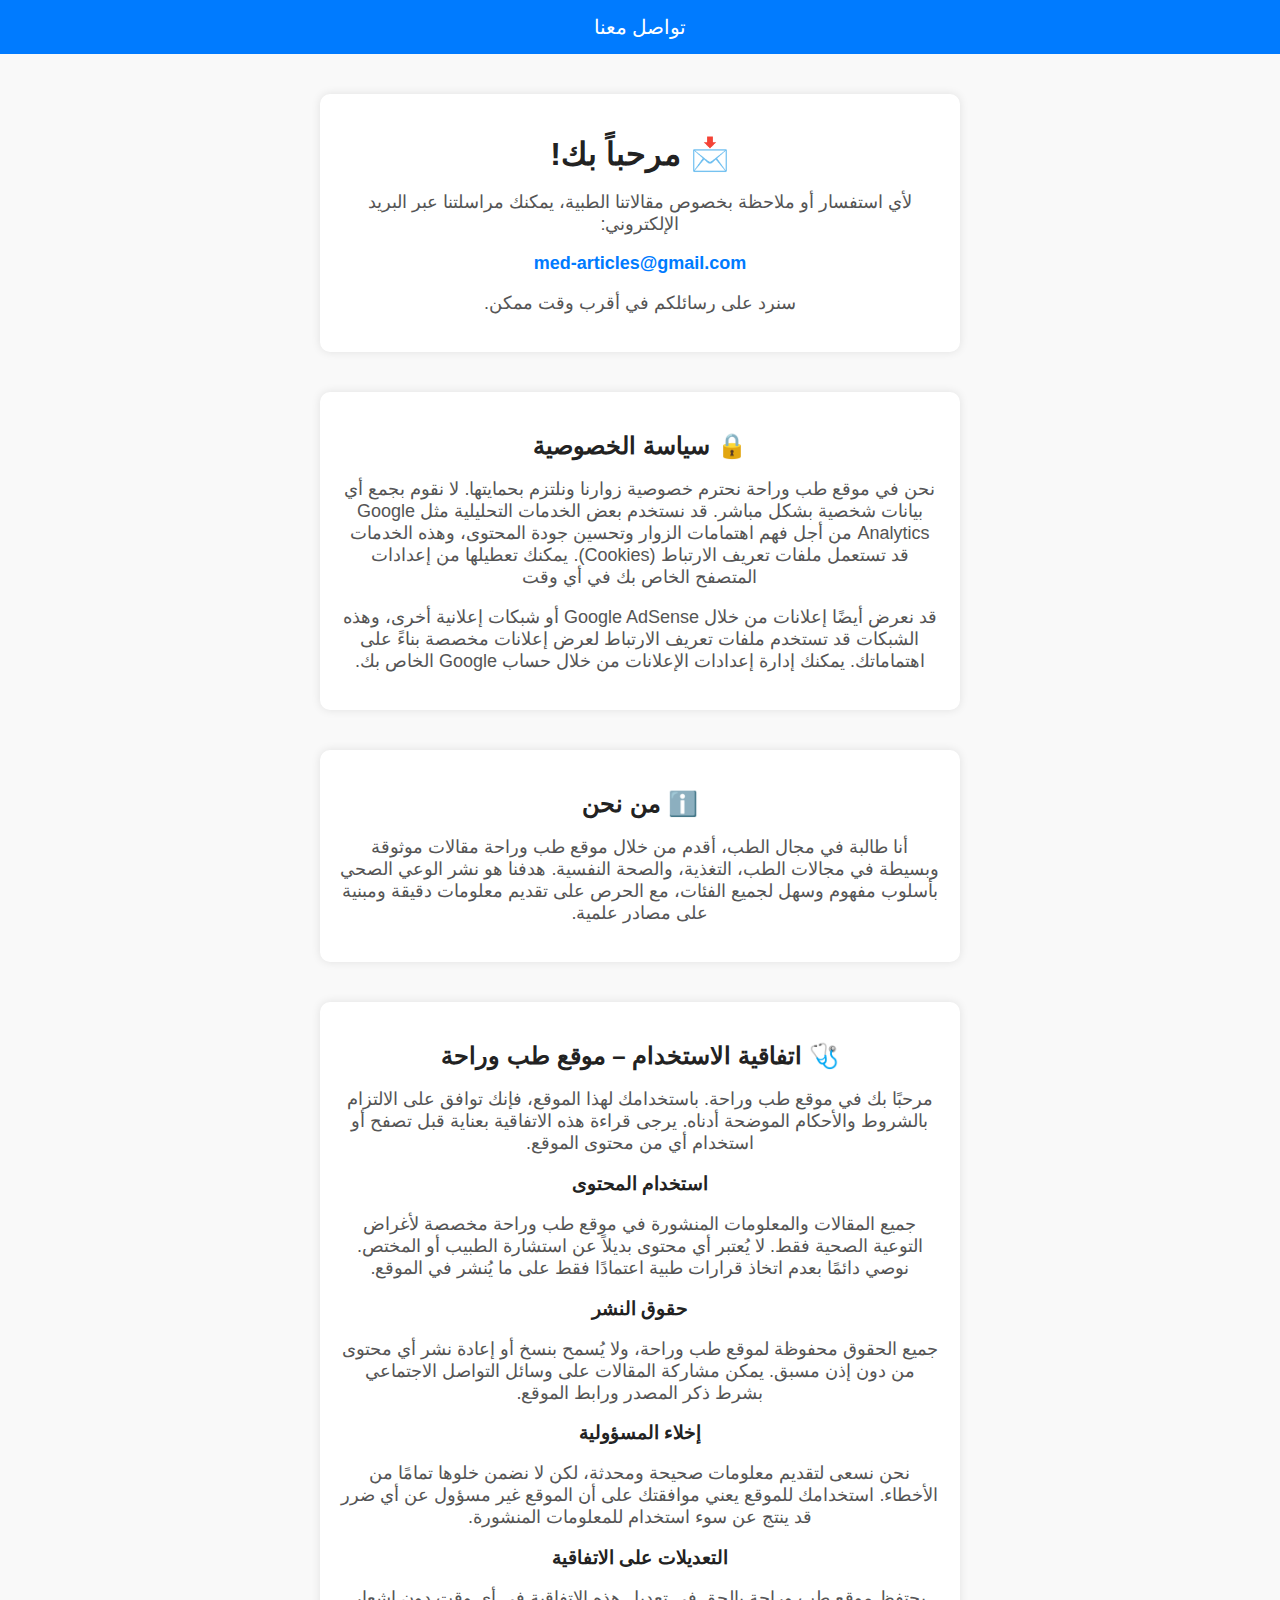
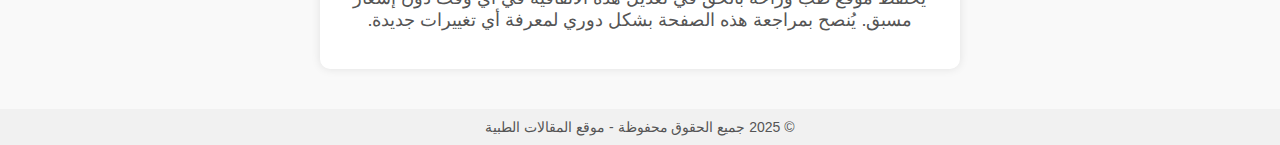
<file: contact.html>
<!DOCTYPE html>
<html lang="ar">
<head>
  <meta charset="UTF-8">
  <meta name="viewport" content="width=device-width, initial-scale=1.0">
  <title>تواصل معنا</title>
  <style>
    body {
      font-family: Arial, sans-serif;
      direction: rtl;
      text-align: center;
      background: #f9f9f9;
      margin: 0;
      padding: 0;
    }
    header {
      background: #007BFF;
      color: white;
      padding: 15px;
      font-size: 20px;
    }
h1, h2, h3 {
    color: #222;
    font-weight: bold;
    margin-bottom: 10px;
}
    section {
      max-width: 600px;
      margin: 40px auto;
      padding: 20px;
      background: white;
      border-radius: 10px;
      box-shadow: 0 0 10px rgba(0,0,0,0.1);
    }
    .contact-icon {
      width: 80px;
      margin-bottom: 15px;
    }
    p {
      color: #555;
      font-size: 18px;
    }
    a.email {
      color: #007BFF;
      font-weight: bold;
      text-decoration: none;
    }
    footer {
      margin-top: 30px;
      padding: 10px;
      background: #f1f1f1;
      color: #555;
      font-size: 14px;
    }
  </style>
</head>
<body>

  <header>
    تواصل معنا
  </header>

  <section>
   
    <h1>📩 مرحباً بك!</h1>
    <p>
      لأي استفسار أو ملاحظة بخصوص مقالاتنا الطبية، يمكنك مراسلتنا عبر البريد الإلكتروني:
    </p>
    <p>
      <a href="mailto:med-articles@gmail.com" class="email">med-articles@gmail.com</a>
    </p>
    <p>
      سنرد على رسائلكم في أقرب وقت ممكن.
    </p>
  </section>
<section>
    <h2>🔒 سياسة الخصوصية</h2>
    <p>
      نحن في موقع طب وراحة نحترم خصوصية زوارنا ونلتزم بحمايتها.
لا نقوم بجمع أي بيانات شخصية بشكل مباشر.
قد نستخدم بعض الخدمات التحليلية مثل Google Analytics من أجل فهم اهتمامات الزوار وتحسين جودة المحتوى،
وهذه الخدمات قد تستعمل ملفات تعريف الارتباط (Cookies).
يمكنك تعطيلها من إعدادات المتصفح الخاص بك في أي وقت   </p>
<p>قد نعرض أيضًا إعلانات من خلال Google AdSense أو شبكات إعلانية أخرى،
وهذه الشبكات قد تستخدم ملفات تعريف الارتباط لعرض إعلانات مخصصة بناءً على اهتماماتك.
يمكنك إدارة إعدادات الإعلانات من خلال حساب Google الخاص بك.
</p>
  </section>

  <section>
    <h2>ℹ️ من نحن</h2>
    <p>
     أنا طالبة في مجال الطب، أقدم من خلال موقع طب وراحة مقالات موثوقة وبسيطة في مجالات الطب، التغذية، والصحة النفسية.
هدفنا هو نشر الوعي الصحي بأسلوب مفهوم وسهل لجميع الفئات،
مع الحرص على تقديم معلومات دقيقة ومبنية على مصادر علمية.  </p>
  </section>
<section>
<h2>🩺 اتفاقية الاستخدام – موقع طب وراحة</h2>
<p>مرحبًا بك في موقع طب وراحة.
باستخدامك لهذا الموقع، فإنك توافق على الالتزام بالشروط والأحكام الموضحة أدناه.
يرجى قراءة هذه الاتفاقية بعناية قبل تصفح أو استخدام أي من محتوى الموقع.
</p>
<h3>استخدام المحتوى</h3>
<p>جميع المقالات والمعلومات المنشورة في موقع طب وراحة مخصصة لأغراض التوعية الصحية فقط.

لا يُعتبر أي محتوى بديلاً عن استشارة الطبيب أو المختص.

نوصي دائمًا بعدم اتخاذ قرارات طبية اعتمادًا فقط على ما يُنشر في الموقع.</p>
<h3>حقوق النشر
</h3>
<p>جميع الحقوق محفوظة لموقع طب وراحة، ولا يُسمح بنسخ أو إعادة نشر أي محتوى من دون إذن مسبق.

يمكن مشاركة المقالات على وسائل التواصل الاجتماعي بشرط ذكر المصدر ورابط الموقع.</p>
<h3>إخلاء المسؤولية</h3>
<p>نحن نسعى لتقديم معلومات صحيحة ومحدثة، لكن لا نضمن خلوها تمامًا من الأخطاء.

استخدامك للموقع يعني موافقتك على أن الموقع غير مسؤول عن أي ضرر قد ينتج عن سوء استخدام للمعلومات المنشورة.</p>
<h3>التعديلات على الاتفاقية</h3>
<p>يحتفظ موقع طب وراحة بالحق في تعديل هذه الاتفاقية في أي وقت دون إشعار مسبق.
يُنصح بمراجعة هذه الصفحة بشكل دوري لمعرفة أي تغييرات جديدة.</p>
</section>

  <footer>
    © 2025 جميع الحقوق محفوظة - موقع المقالات الطبية
  </footer>

</body>
</html>
</file>
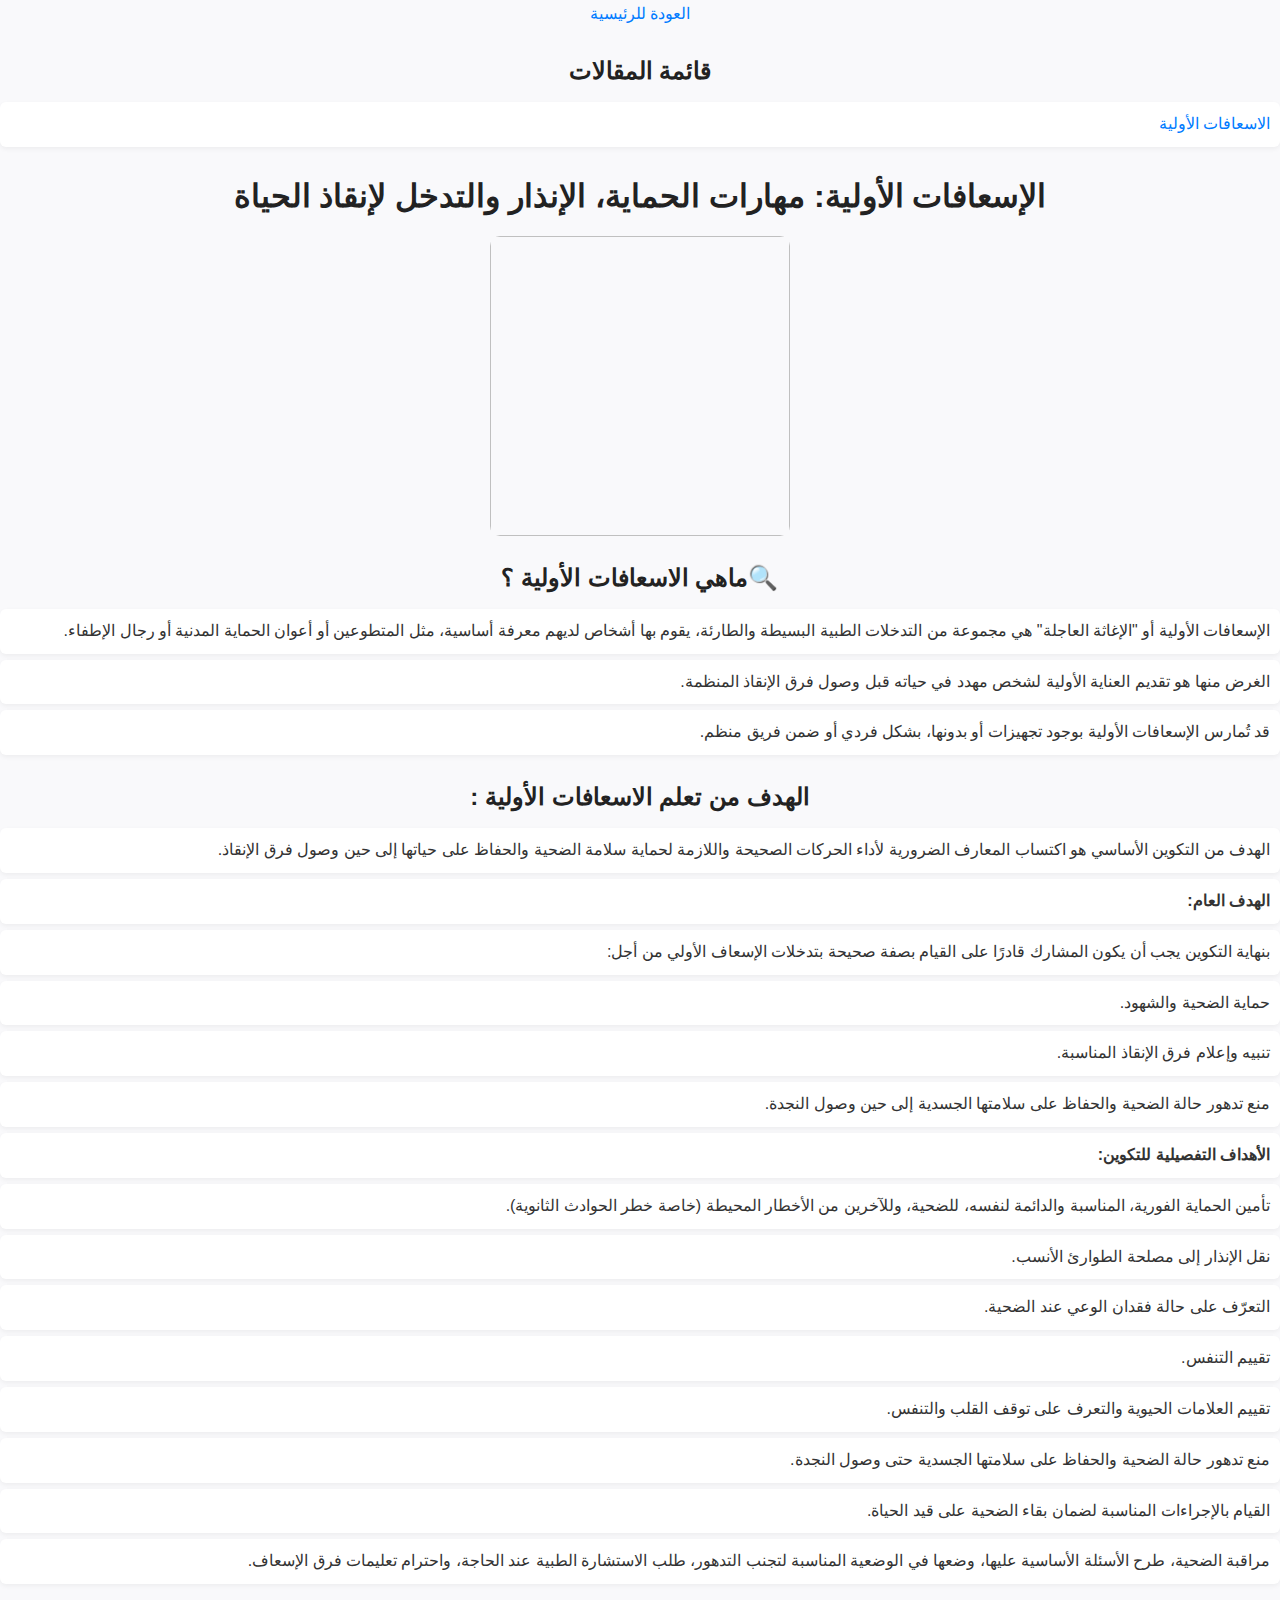
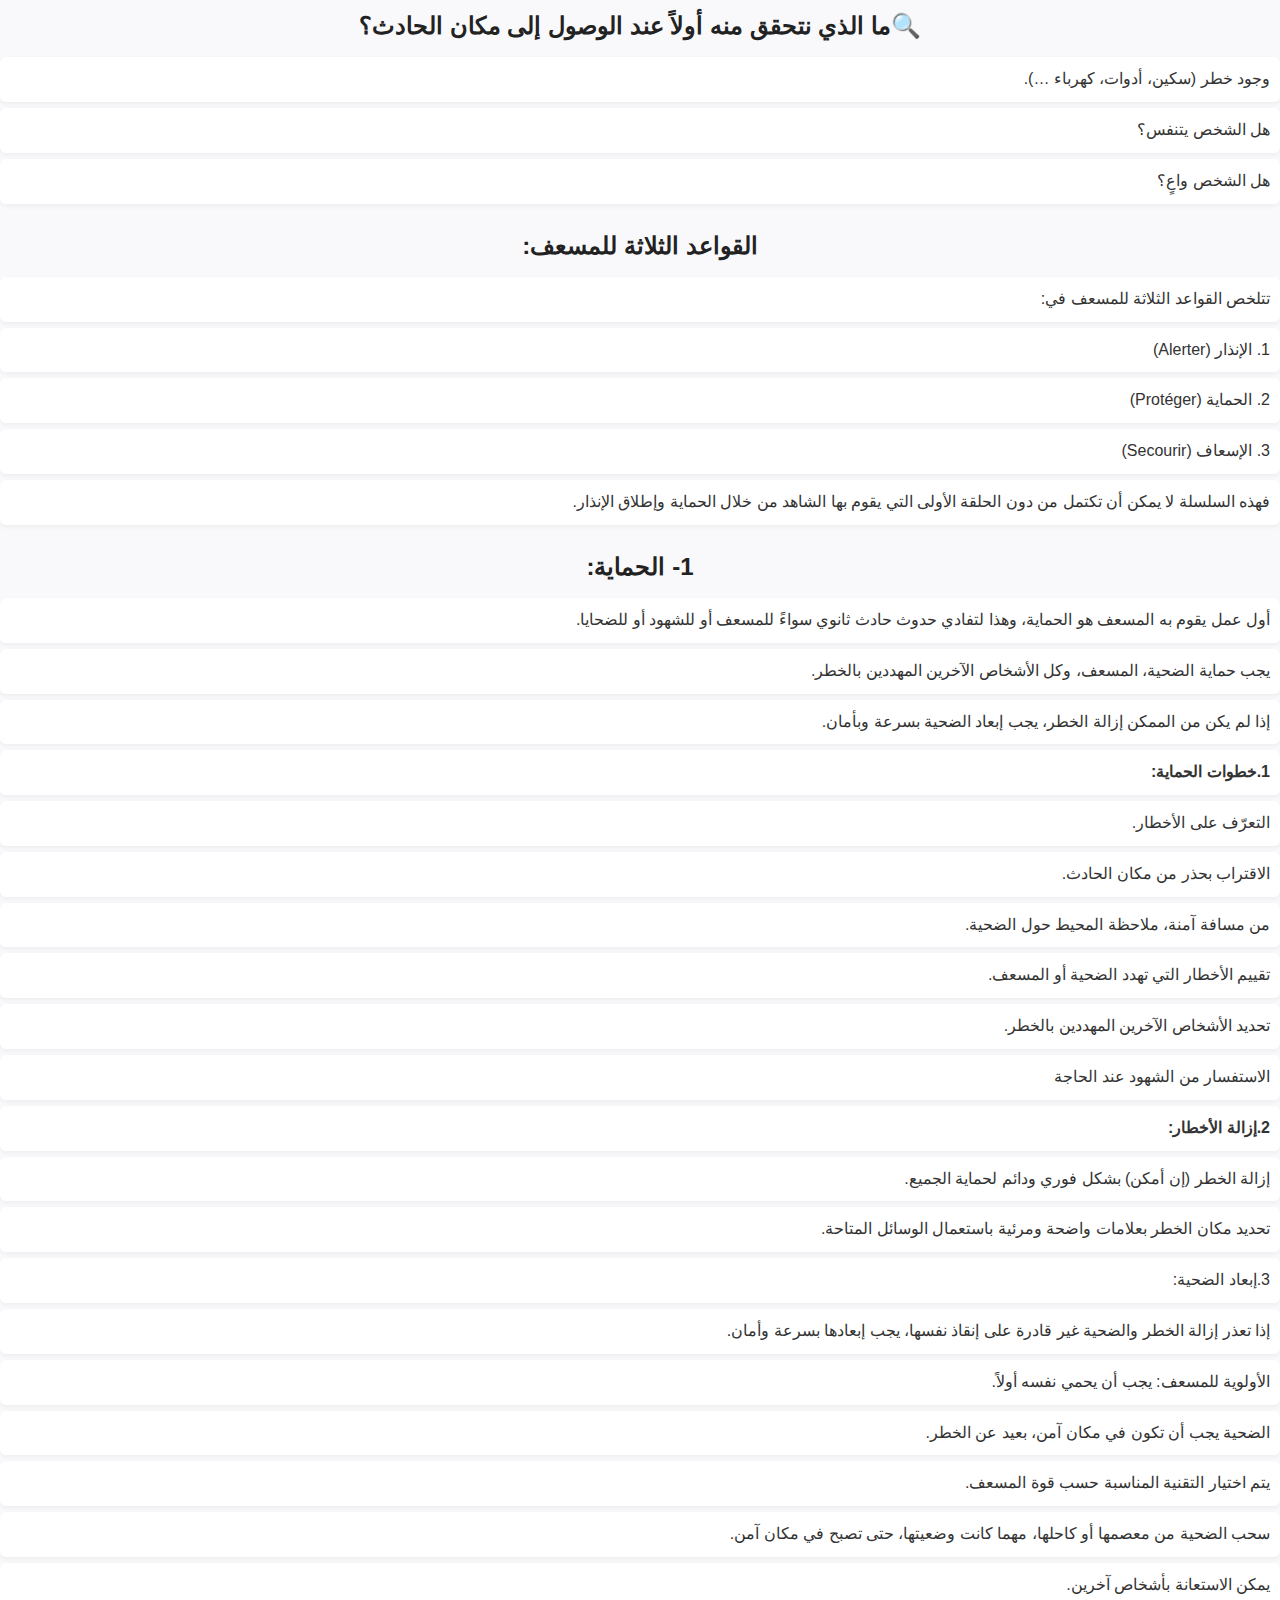
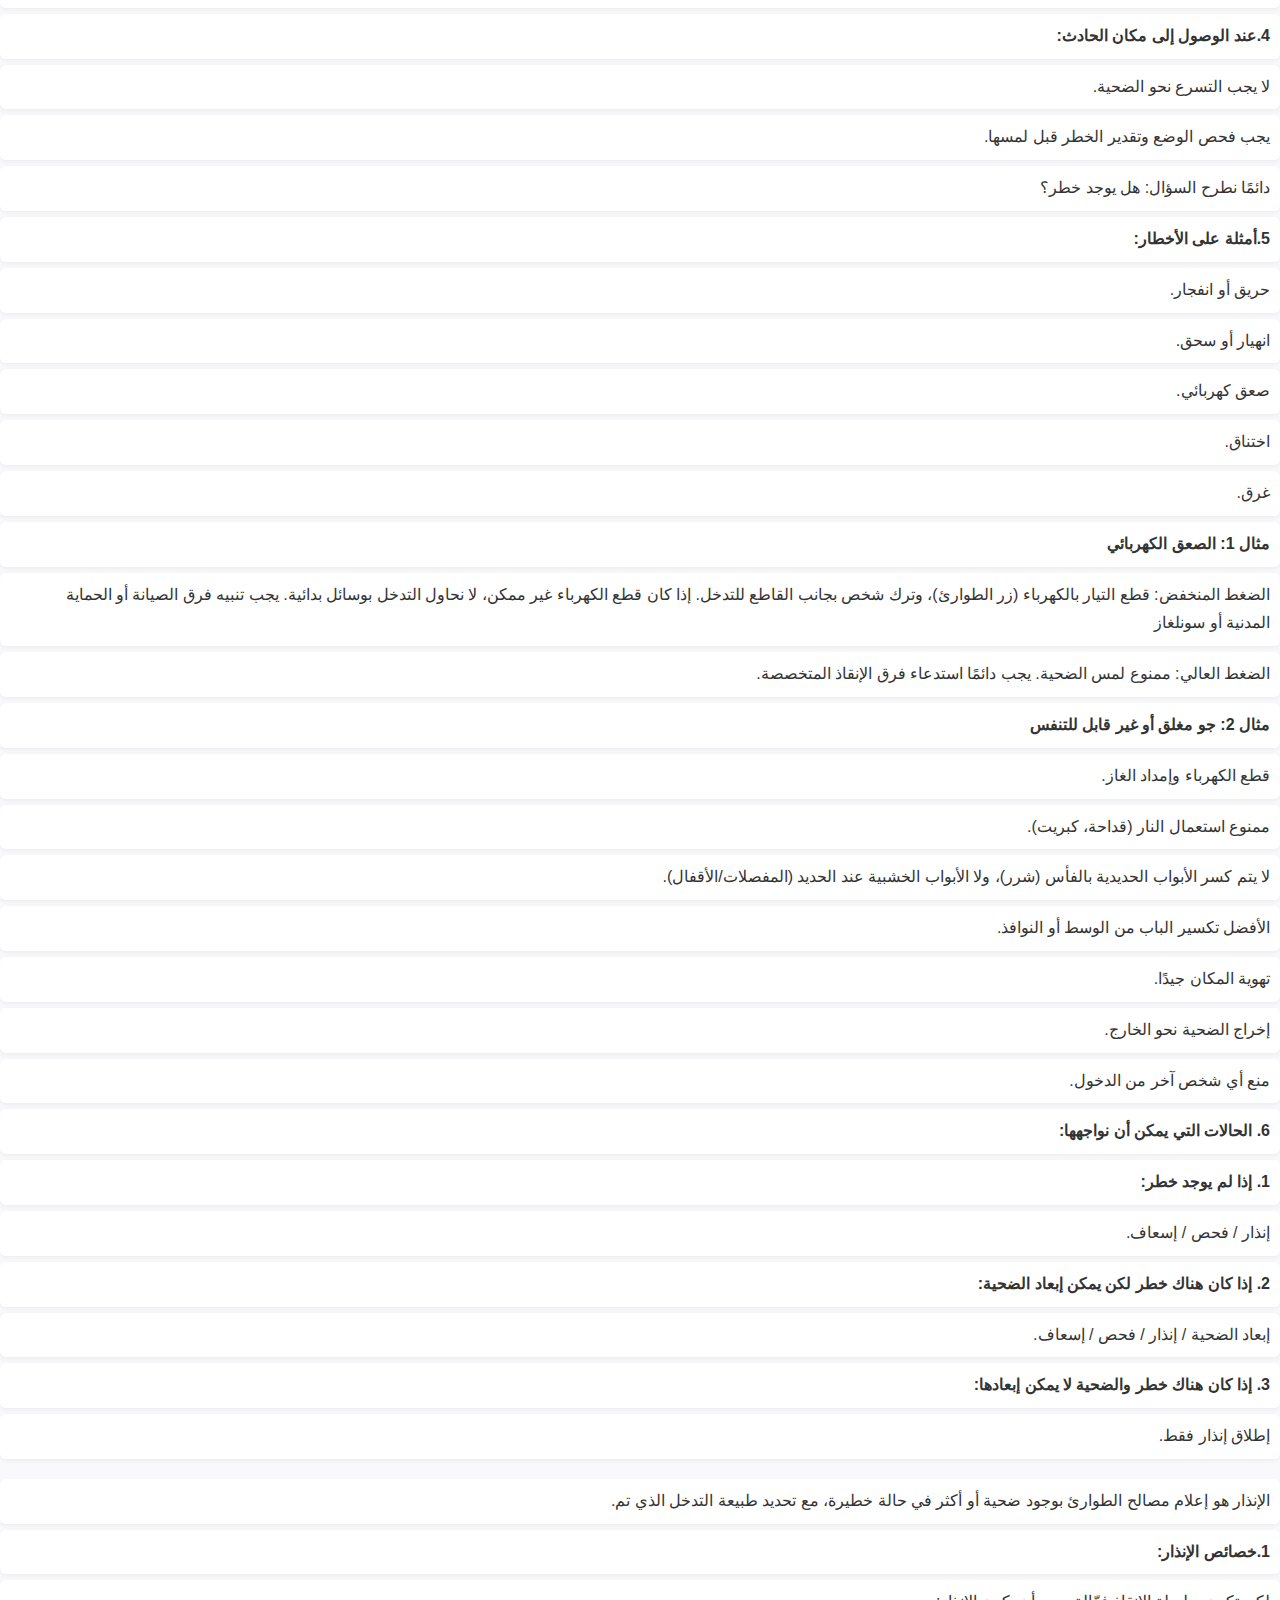
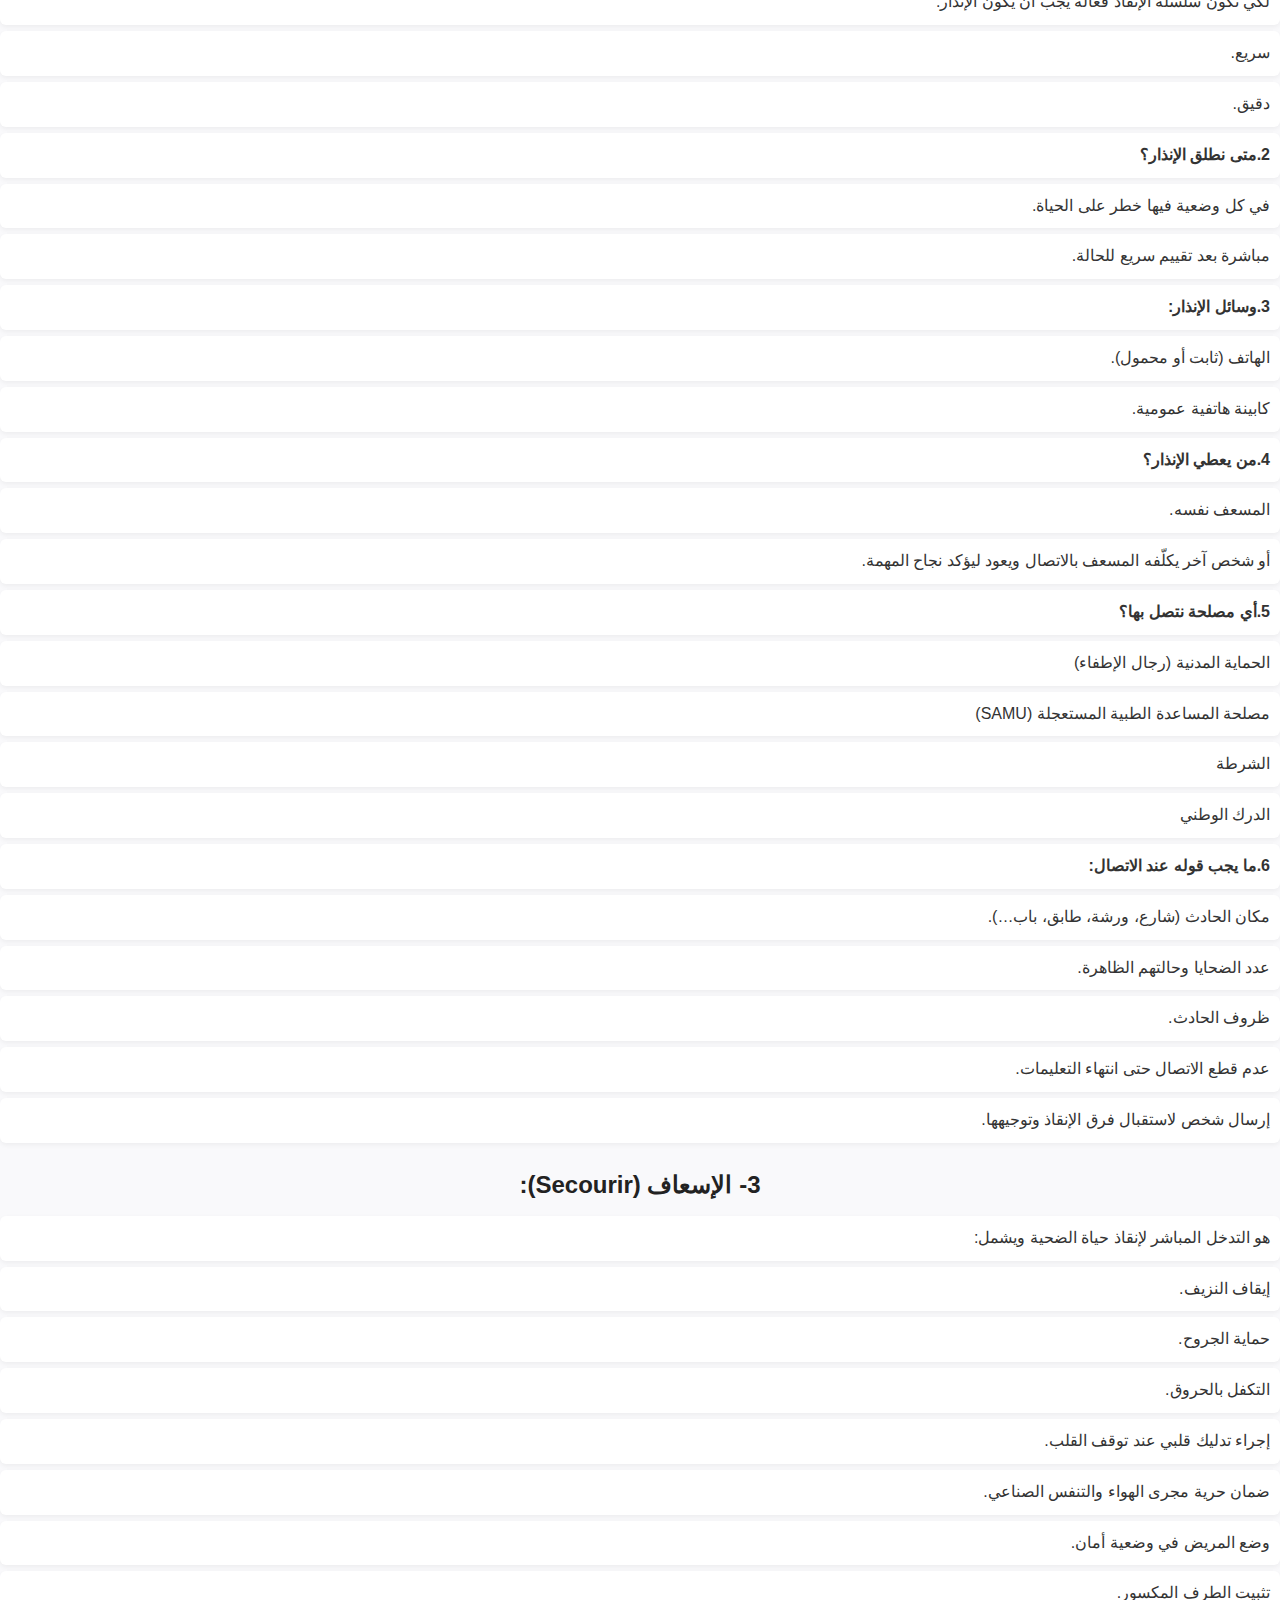
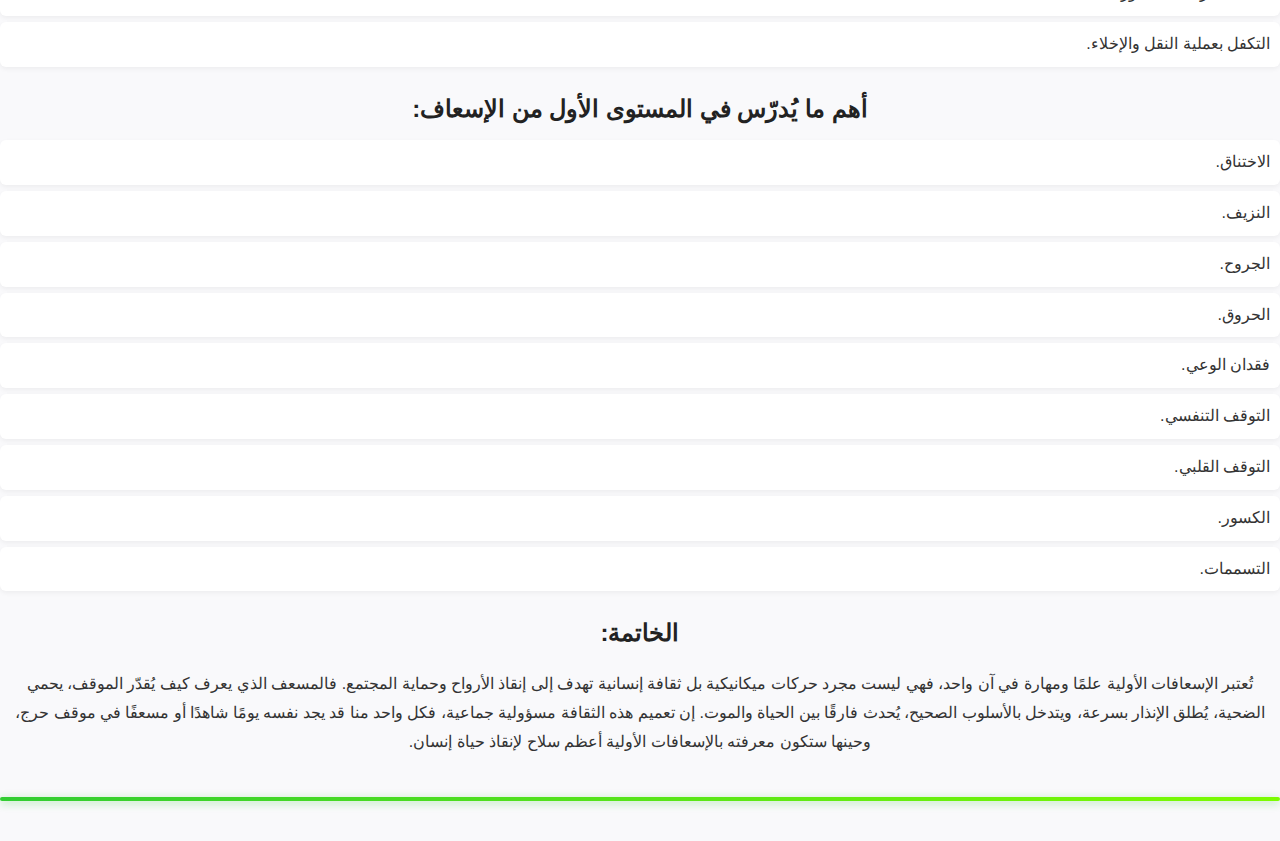
<file: first aid.html>
<!DOCTYPE html>
<html lang="ar" dir="rtl">
<head>
  <meta charset="UTF-8">
  <title>الاسعافات الأولية </title>
  <link rel="stylesheet" href="style.css">
</head>

  <a href="index.html">العودة للرئيسية</a>

  <style>
body {
    font-family: 'tajawal', sans-serif;
    line-height: 1.8;
    margin: 0;
    padding: 0;
    background: #f9f9fb;
    color: #333;
}

/* العناوين */
h1, h2, h3 {
    color: #222;
    font-weight: bold;
    margin-bottom: 10px;
}

/* الروابط */
a {
    text-decoration: none;
    color: #007bff;
    transition: color 0.3s ease;
}

a:hover {
    color: #0056b3;
}

/* القوائم */
ul {
    list-style: none;
    padding: 0;
    margin: 10px 0;
direction:RTL;
text-align: right;
}


ul li {
    position: relative;
    padding: 8px 10px 8px 30px;
    margin-bottom: 6px;
    background: #fff;
    border-radius: 6px;
    box-shadow: 0 2px 5px rgba(0, 0, 0, 0.05);
    transition: transform 0.2s ease;
}

ul li::before {
    content: none;
}

ul li:hover {
    transform:scale(1.02);
}

/* كروت المقالات */
.articles-container {
    display: grid;
    grid-template-columns: repeat(auto-fit, minmax(250px, 1fr));
    gap: 20px;
    margin: 20px;
}

.article-card {
    background: #fff;
    border-radius: 10px;
    box-shadow: 0 4px 12px rgba(0, 0, 0, 0.08);
    padding: 15px;
    transition: transform 0.3s ease;
}

.article-card:hover {
    transform: translateY(-5px);
}

.article-img {
  display: block;
  max-width: 100%;
  height: auto;
  margin: 15px auto;
  border-radius: 10px;
  box-shadow: 0 4px 12px rgba(0, 0, 0, 0.2);
  opacity: 0;
  transform: translateY(20px);
  transition: opacity 0.6s ease, transform 0.6s ease;
}

.article-img.show {
  opacity: 1;
  transform: translateY(0);
}
.article-card h3 {
    margin: 10px 0;
    font-size: 18px;
    color: #222;
}

/* قسم الملاحظة */
.note {
    background: #fff7e6;
    border-left: 5px solid #ff9800;
    padding: 15px;
    margin: 20px 0;
    border-radius: 8px;
    font-size: 15px;
    box-shadow: 0 2px 5px rgba(0, 0, 0, 0.05);
}

.note h3 {
    color: #e68900;
    margin-bottom: 8px;
}
#top-btn {
  position: fixed;
  bottom: 20px;
  left: 20px;
  background: linear-gradient(135deg, #007bff, #00c6ff);
  color: #fff;
  border: none;
  font-size: 24px;       /* تكبير السهم */
  border-radius: 50%;
  cursor: pointer;
  box-shadow: 0 4px 8px rgba(0, 0, 0, 0.3);
  width: 65px;           /* تكبير الزر */
  height: 65px;
  line-height: 65px;     /* محاذاة السهم وسط الزر */
  text-align: center;
  display: none;
  z-index: 1000;
  transition: all 0.3s ease;
  text-decoration: none;
}

#top-btn:hover {
  transform: scale(1.1);
  background: linear-gradient(135deg, #0056b3, #0096c7);
}
hr {
    border: none;
    height: 4px;
    background: linear-gradient(to right, #32cd32, #7CFC00); /* أخضر حامق */
    margin: 40px 0;
    border-radius: 4px;
    box-shadow: 0 2px 8px rgba(50, 205, 50, 0.4);
}




  </style>
</head>
<body>
  <!-- روابط التنقل -->
<nav id="top">
  <h2> قائمة المقالات</h2>
  <ul>

<li><a href="#aid">الاسعافات الأولية </a></li>
  </ul>
</nav>
  <div class="container">
  <h1 id="aid">الإسعافات الأولية: مهارات الحماية، الإنذار والتدخل لإنقاذ الحياة</h1> 
  <img scr="" alt="">
  <h2>🔍ماهي الاسعافات الأولية ؟</h2>
  <ul class="normal">
      <li>الإسعافات الأولية أو "الإغاثة العاجلة" هي مجموعة من التدخلات الطبية البسيطة والطارئة، يقوم بها أشخاص لديهم معرفة أساسية، مثل المتطوعين أو أعوان الحماية المدنية أو رجال الإطفاء.
      </li>
       <li>الغرض منها هو تقديم العناية الأولية لشخص مهدد في حياته قبل وصول فرق الإنقاذ المنظمة.</li>
        <li>قد تُمارس الإسعافات الأولية بوجود تجهيزات أو بدونها، بشكل فردي أو ضمن فريق منظم.</li>
  </ul>
  <h2>الهدف من تعلم الاسعافات الأولية :</h2>
  <ul class="normal">
      <li>الهدف من التكوين الأساسي هو اكتساب المعارف الضرورية لأداء الحركات الصحيحة واللازمة لحماية سلامة الضحية والحفاظ على حياتها إلى حين وصول فرق الإنقاذ.</li>
      <li><strong>الهدف العام:</strong></li>
      <li>بنهاية التكوين يجب أن يكون المشارك قادرًا على القيام بصفة صحيحة بتدخلات الإسعاف الأولي من أجل:</li>
      <li>حماية الضحية والشهود.</li>
      <li>تنبيه وإعلام فرق الإنقاذ المناسبة.</li>
      <li>منع تدهور حالة الضحية والحفاظ على سلامتها الجسدية إلى حين وصول النجدة.</li>
      <li><strong>الأهداف التفصيلية للتكوين:</strong></li>
      <li>تأمين الحماية الفورية، المناسبة والدائمة لنفسه، للضحية، وللآخرين من الأخطار المحيطة (خاصة خطر الحوادث الثانوية).</li>
      <li>نقل الإنذار إلى مصلحة الطوارئ الأنسب.</li>
      <li>التعرّف على حالة فقدان الوعي عند الضحية.</li>
      <li>تقييم التنفس.</li>
      <li>تقييم العلامات الحيوية والتعرف على توقف القلب والتنفس.</li>
      <li>منع تدهور حالة الضحية والحفاظ على سلامتها الجسدية حتى وصول النجدة.</li>
      <li>القيام بالإجراءات المناسبة لضمان بقاء الضحية على قيد الحياة.</li>
      <li>مراقبة الضحية، طرح الأسئلة الأساسية عليها، وضعها في الوضعية المناسبة لتجنب التدهور، طلب الاستشارة الطبية عند الحاجة، واحترام تعليمات فرق الإسعاف.</li>
  </ul>
  <h2>🔍ما الذي نتحقق منه أولاً عند الوصول إلى مكان الحادث؟</h2>
  <ul class="normal">
      <li>وجود خطر (سكين، أدوات، كهرباء …).</li>
       <li>هل الشخص يتنفس؟</li>
        <li>هل الشخص واعٍ؟</li>
  </ul>
  <h2>القواعد الثلاثة للمسعف:</h2>
  <ul class="normal">
      <li>تتلخص القواعد الثلاثة للمسعف في:  </li>
      <li>1. الإنذار (Alerter)</li>
      <li>2. الحماية (Protéger)</li>
      <li>3. الإسعاف (Secourir)</li>
      <li>فهذه السلسلة لا يمكن أن تكتمل من دون الحلقة الأولى التي يقوم بها الشاهد من خلال الحماية وإطلاق الإنذار.</li> 
  </ul>
  <h2>1- الحماية:</h2>
  <ul class="normal">
      <li>أول عمل يقوم به المسعف هو الحماية، وهذا لتفادي حدوث حادث ثانوي سواءً للمسعف أو للشهود أو للضحايا.</li>
       <li>يجب حماية الضحية، المسعف، وكل الأشخاص الآخرين المهددين بالخطر.</li>
        <li>إذا لم يكن من الممكن إزالة الخطر، يجب إبعاد الضحية بسرعة وبأمان.</li>
         <li><strong>1.خطوات الحماية:</strong></li>
          <li>التعرّف على الأخطار.</li>
           <li>الاقتراب بحذر من مكان الحادث.</li>
            <li>من مسافة آمنة، ملاحظة المحيط حول الضحية.</li>
       <li>تقييم الأخطار التي تهدد الضحية أو المسعف.</li>
        <li>تحديد الأشخاص الآخرين المهددين بالخطر.</li>
         <li>الاستفسار من الشهود عند الحاجة</li>
          <li><strong>2.إزالة الأخطار:</strong></li>
           <li>إزالة الخطر (إن أمكن) بشكل فوري ودائم لحماية الجميع.</li>
            <li>تحديد مكان الخطر بعلامات واضحة ومرئية باستعمال الوسائل المتاحة.</li>
       <li>3.إبعاد الضحية:</li>
        <li>إذا تعذر إزالة الخطر والضحية غير قادرة على إنقاذ نفسها، يجب إبعادها بسرعة وأمان.</li>
         <li>الأولوية للمسعف: يجب أن يحمي نفسه أولاً.</li>
          <li>الضحية يجب أن تكون في مكان آمن، بعيد عن الخطر.</li>
           <li>يتم اختيار التقنية المناسبة حسب قوة المسعف.</li>
            <li>سحب الضحية من معصمها أو كاحلها، مهما كانت وضعيتها، حتى تصبح في مكان آمن.</li>
       <li>يمكن الاستعانة بأشخاص آخرين.</li>
        <li><strong>4.عند الوصول إلى مكان الحادث:</strong></li>
         <li>لا يجب التسرع نحو الضحية.</li>
          <li>يجب فحص الوضع وتقدير الخطر قبل لمسها.</li>
           <li>دائمًا نطرح السؤال: هل يوجد خطر؟</li>
            <li><strong>5.أمثلة على الأخطار:</strong></li>
       <li>حريق أو انفجار.</li>
        <li>انهيار أو سحق.</li>
         <li>صعق كهربائي.</li>
          <li>اختناق.</li>
           <li>غرق.</li>
            <li><strong>مثال 1: الصعق الكهربائي</strong></li>
       <li>الضغط المنخفض: قطع التيار بالكهرباء (زر الطوارئ)، وترك شخص بجانب القاطع للتدخل.
إذا كان قطع الكهرباء غير ممكن، لا نحاول التدخل بوسائل بدائية.
يجب تنبيه فرق الصيانة أو الحماية المدنية أو سونلغاز</li>
        <li>الضغط العالي: ممنوع لمس الضحية.
يجب دائمًا استدعاء فرق الإنقاذ المتخصصة.</li>
         <li><strong>مثال 2: جو مغلق أو غير قابل للتنفس</strong></li>
          <li>قطع الكهرباء وإمداد الغاز.</li>
           <li>ممنوع استعمال النار (قداحة، كبريت).</li>
            <li>لا يتم كسر الأبواب الحديدية بالفأس (شرر)، ولا الأبواب الخشبية عند الحديد (المفصلات/الأقفال).</li>
       <li>الأفضل تكسير الباب من الوسط أو النوافذ.</li>
        <li>تهوية المكان جيدًا.</li>
         <li>إخراج الضحية نحو الخارج.</li>
          <li>منع أي شخص آخر من الدخول.</li>
           <li><strong>6. الحالات التي يمكن أن نواجهها:</strong></li>
            <li><strong>1. إذا لم يوجد خطر:</strong></li>
       <li>إنذار  / فحص / إسعاف.</li>
        <li><strong>2. إذا كان هناك خطر لكن يمكن إبعاد الضحية:</strong></li>
         <li>إبعاد الضحية / إنذار / فحص / إسعاف.</li>
          <li><strong>3. إذا كان هناك خطر والضحية لا يمكن إبعادها:</strong></li>
           <li>إطلاق إنذار فقط.</li></ul>
           <h2></h2>
           <ul claa="normal">
            <li>الإنذار هو إعلام مصالح الطوارئ بوجود ضحية أو أكثر في حالة خطيرة، مع تحديد طبيعة التدخل الذي تم.</li>
       <li><strong>1.خصائص الإنذار:</strong></li>
        <li>لكي تكون سلسلة الإنقاذ فعّالة يجب أن يكون الإنذار:</li>
         <li>سريع.</li>
          <li>دقيق.</li>
           <li><strong>2.متى نطلق الإنذار؟</strong></li>
           <li>في كل وضعية فيها خطر على الحياة.</li>
       <li>مباشرة بعد تقييم سريع للحالة.</li>
        <li><strong>3.وسائل الإنذار:</strong></li>
         <li>الهاتف (ثابت أو محمول).</li>
          <li>كابينة هاتفية عمومية.</li>
           <li><strong>4.من يعطي الإنذار؟</strong></li>
           <li>المسعف نفسه.</li>
       <li>أو شخص آخر يكلّفه المسعف بالاتصال ويعود ليؤكد نجاح المهمة.</li>
        <li><strong>5.أي مصلحة نتصل بها؟</strong></li>
         <li>الحماية المدنية (رجال الإطفاء)</li>
          <li>مصلحة المساعدة الطبية المستعجلة (SAMU)</li>
           <li>الشرطة</li>
           <li>الدرك الوطني</li>
       <li><strong>6.ما يجب قوله عند الاتصال:</strong></li>
        <li>مكان الحادث (شارع، ورشة، طابق، باب…).</li>
         <li>عدد الضحايا وحالتهم الظاهرة.</li>
          <li>ظروف الحادث.</li>
           <li>عدم قطع الاتصال حتى انتهاء التعليمات.</li>
           <li>إرسال شخص لاستقبال فرق الإنقاذ وتوجيهها.</li></ul>
           <h2>3- الإسعاف (Secourir):</h2>
           <ul class="normal">
       <li>هو التدخل المباشر لإنقاذ حياة الضحية ويشمل:</li>
        <li>إيقاف النزيف.</li>
         <li>حماية الجروح.</li>
          <li>التكفل بالحروق.</li>
           <li>إجراء تدليك قلبي عند توقف القلب.</li>
           <li>ضمان حرية مجرى الهواء والتنفس الصناعي.</li>
       <li>وضع المريض في وضعية أمان.</li>
        <li>تثبيت الطرف المكسور.</li>
         <li>التكفل بعملية النقل والإخلاء.</li>
          
  </ul>
  <h2>أهم ما يُدرّس في المستوى الأول من الإسعاف:</h2>
  <ul class="normal">
    <li>الاختناق.</li>
           <li>النزيف.</li>
            <li>الجروح.</li>
           <li>الحروق.</li>
            <li>فقدان الوعي.</li>
           <li>التوقف التنفسي.</li>
           
            <li>التوقف القلبي.</li>
           <li>الكسور.</li>
            <li>التسممات.</li></ul>
            <h2>الخاتمة:</h2>
            <p>تُعتبر الإسعافات الأولية علمًا ومهارة في آن واحد، فهي ليست مجرد حركات ميكانيكية بل ثقافة إنسانية تهدف إلى إنقاذ الأرواح وحماية المجتمع. فالمسعف الذي يعرف كيف يُقدّر الموقف، يحمي الضحية، يُطلق الإنذار بسرعة، ويتدخل بالأسلوب الصحيح، يُحدث فارقًا بين الحياة والموت. إن تعميم هذه الثقافة مسؤولية جماعية، فكل واحد منا قد يجد نفسه يومًا شاهدًا أو مسعفًا في موقف حرج، وحينها ستكون معرفته بالإسعافات الأولية أعظم سلاح لإنقاذ حياة إنسان.</p>
      </div>
        <p><a href="#top" id="top-btn">⬆ العودة إلى الأعلى</a></p>
        <hr>

<script>
document.addEventListener("DOMContentLoaded", () => {
    const images = document.querySelectorAll(".article-img");
    images.forEach(img => {
      img.classList.add("show");
    });
  });
window.onscroll = function() {
  const btn = document.getElementById("top-btn");
  if (document.body.scrollTop > 100 || document.documentElement.scrollTop > 100) {
    btn.style.display = "block";
  } else {
    btn.style.display = "none";
  }
};
</script>

</body>
</html>
</file>
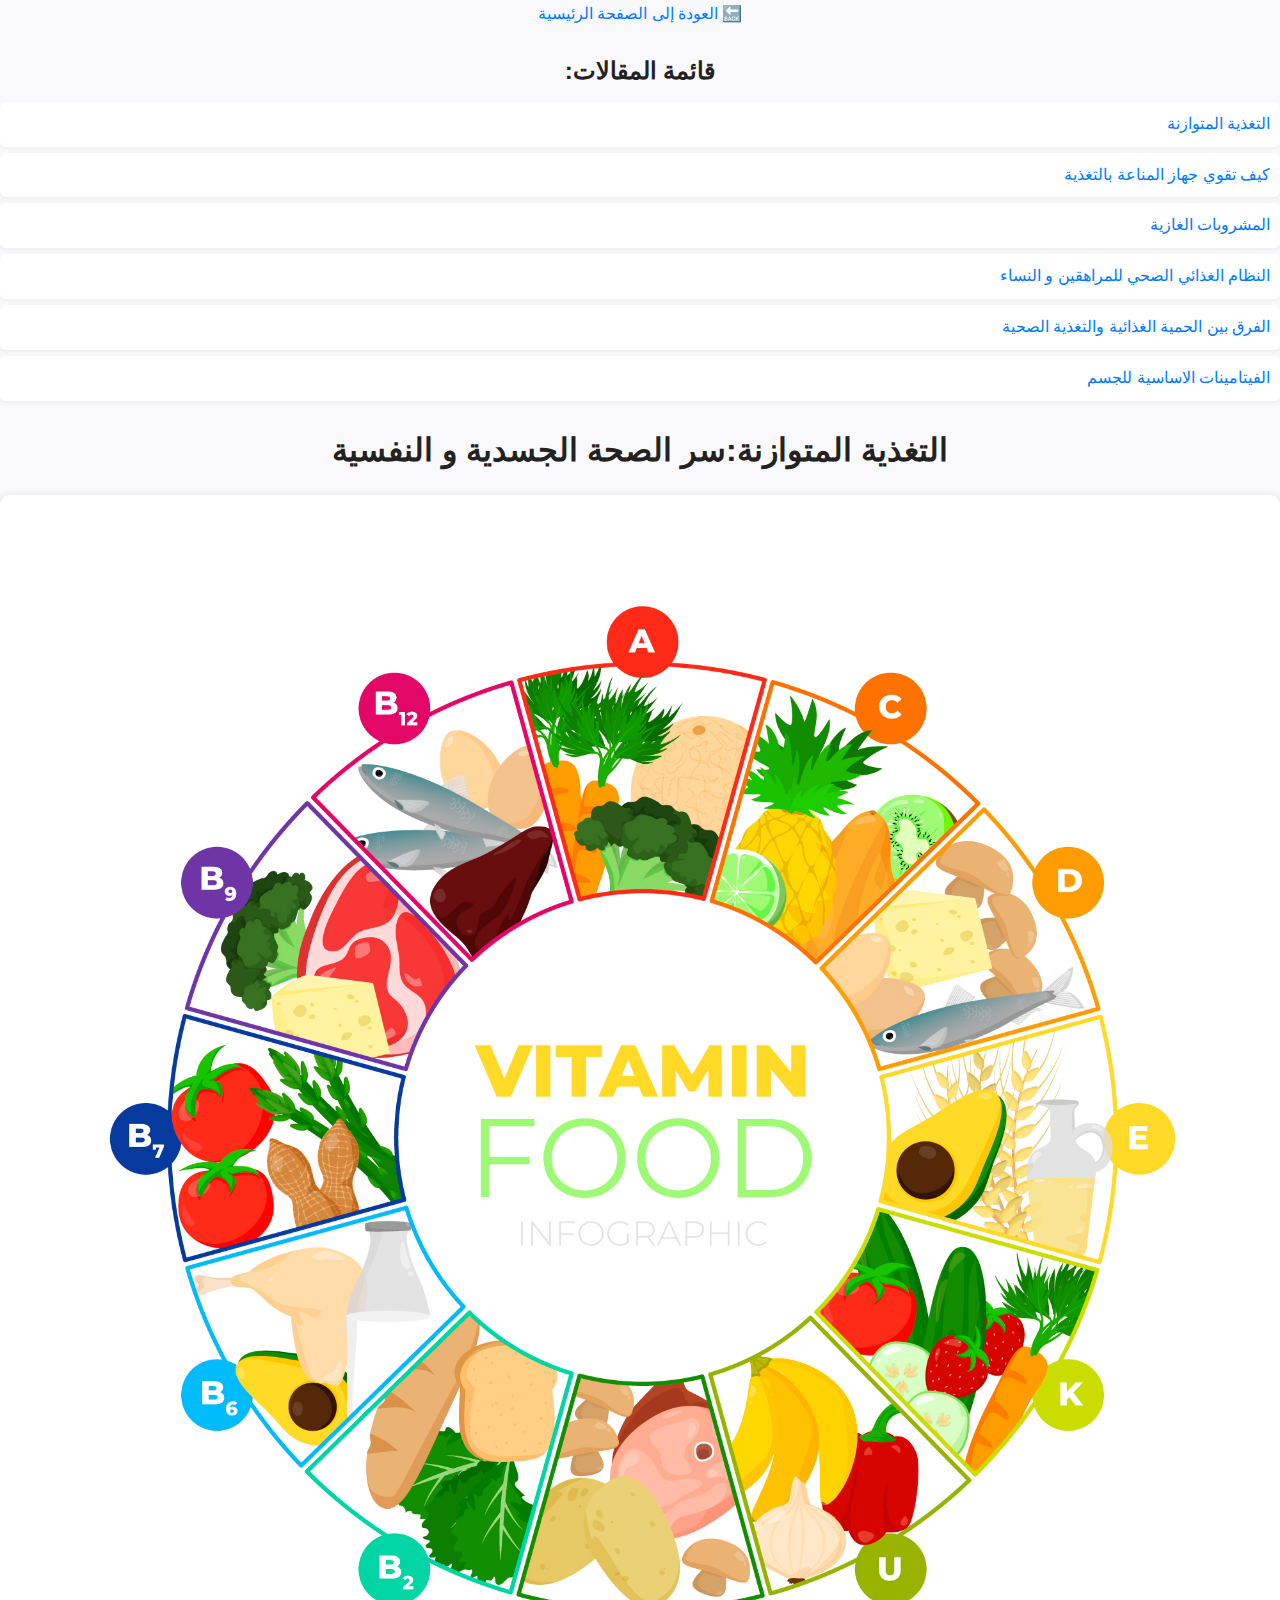
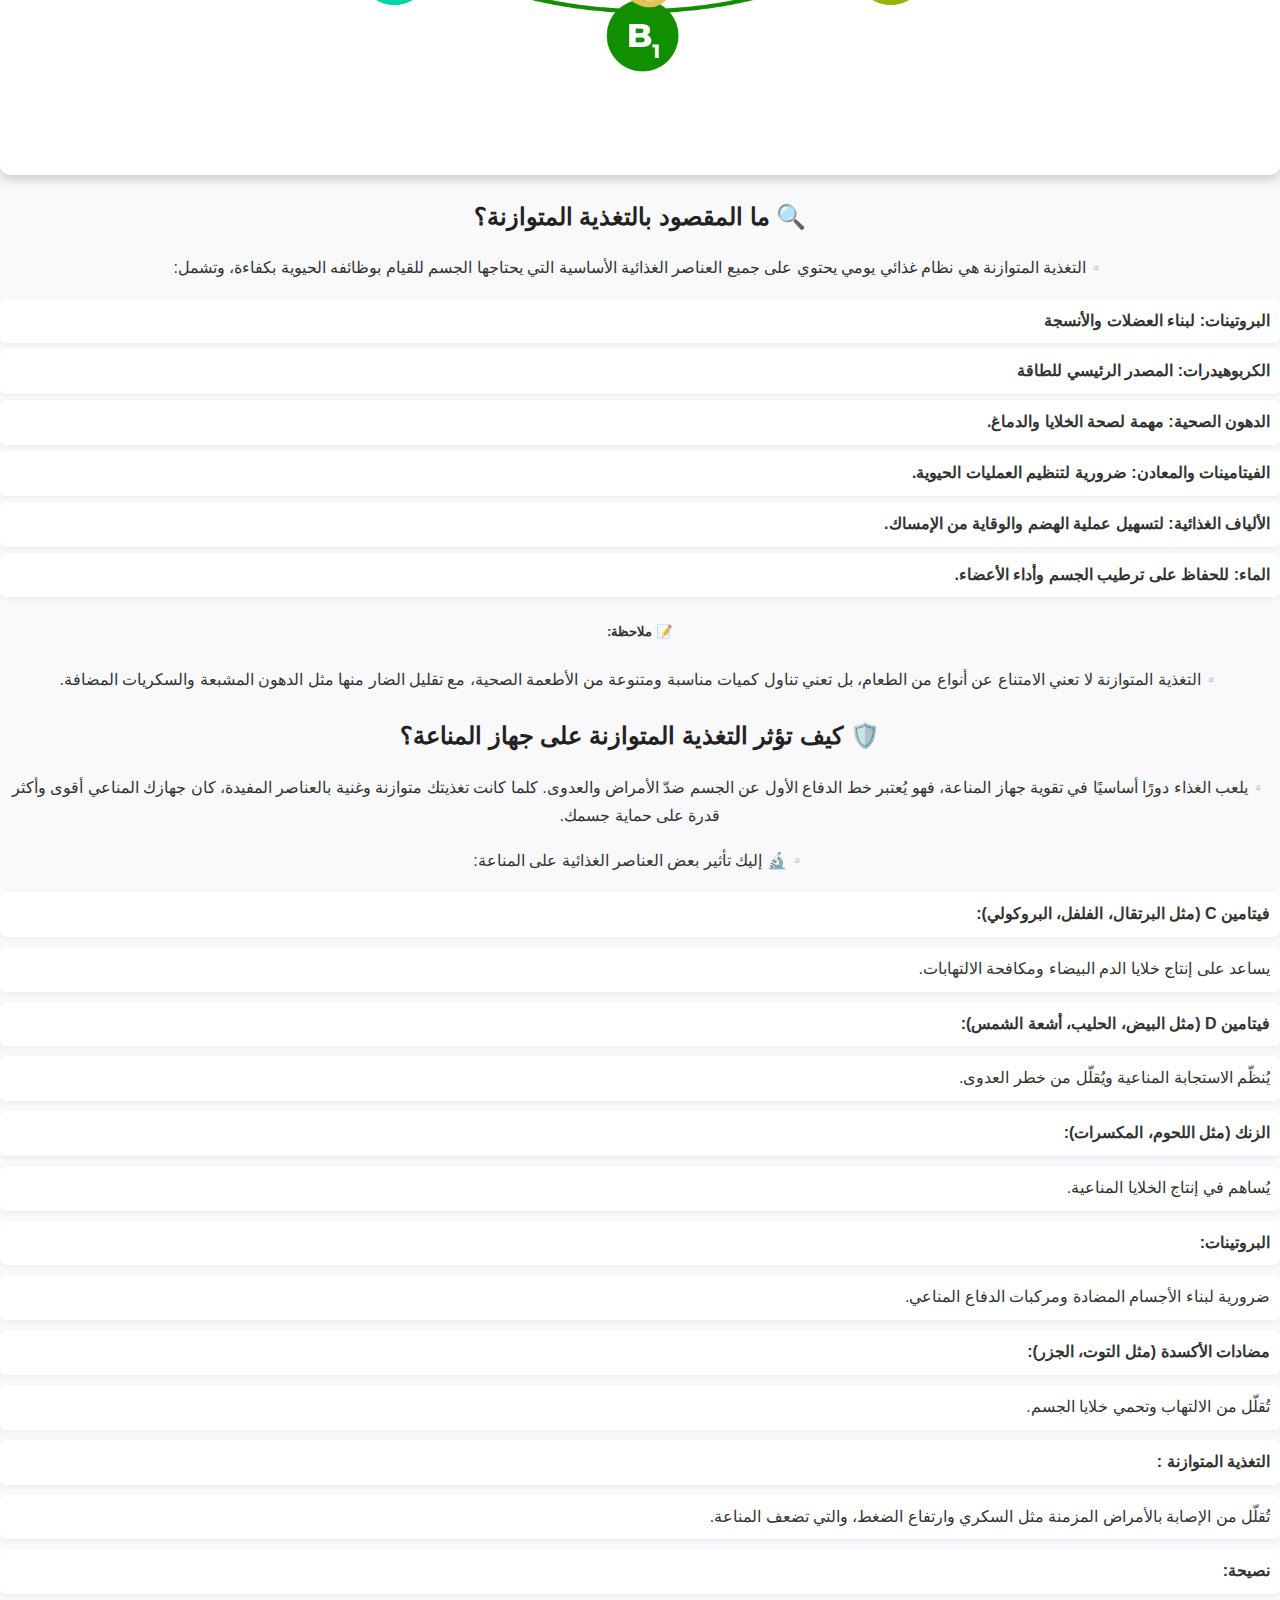
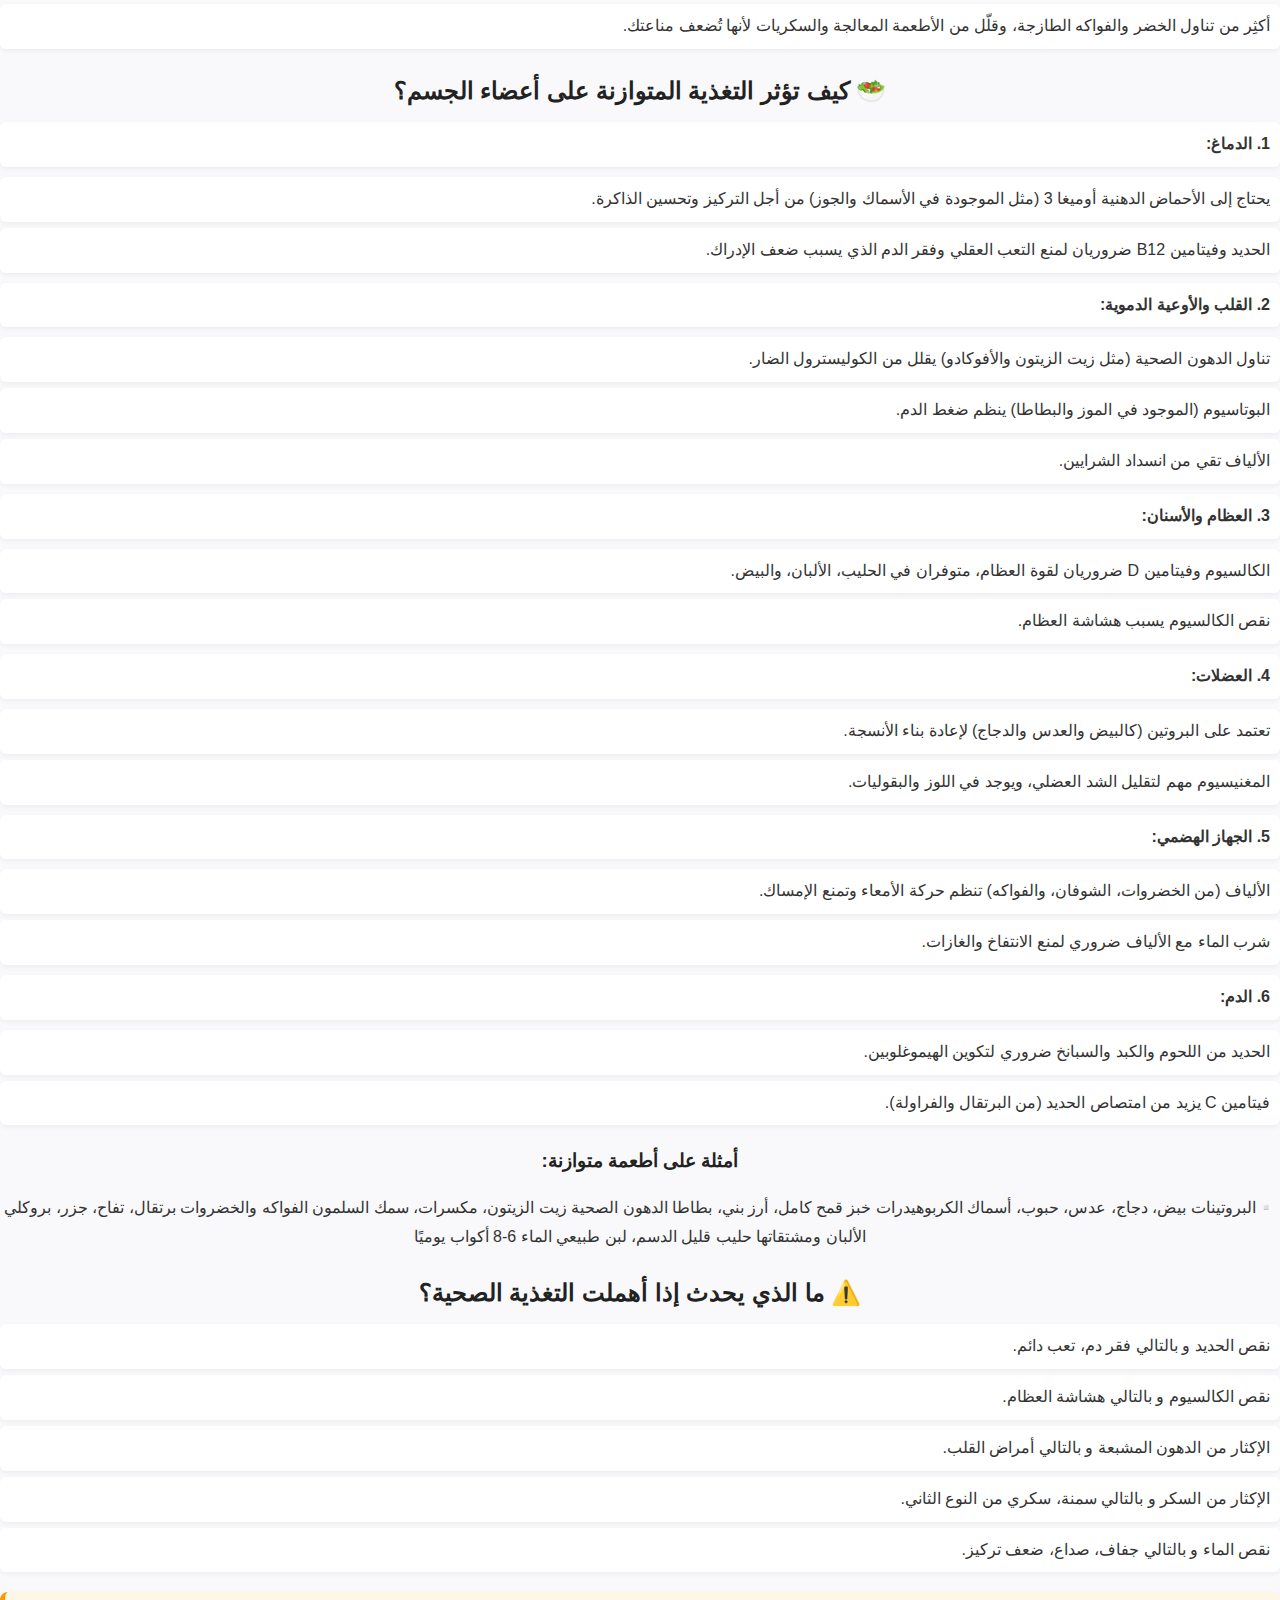
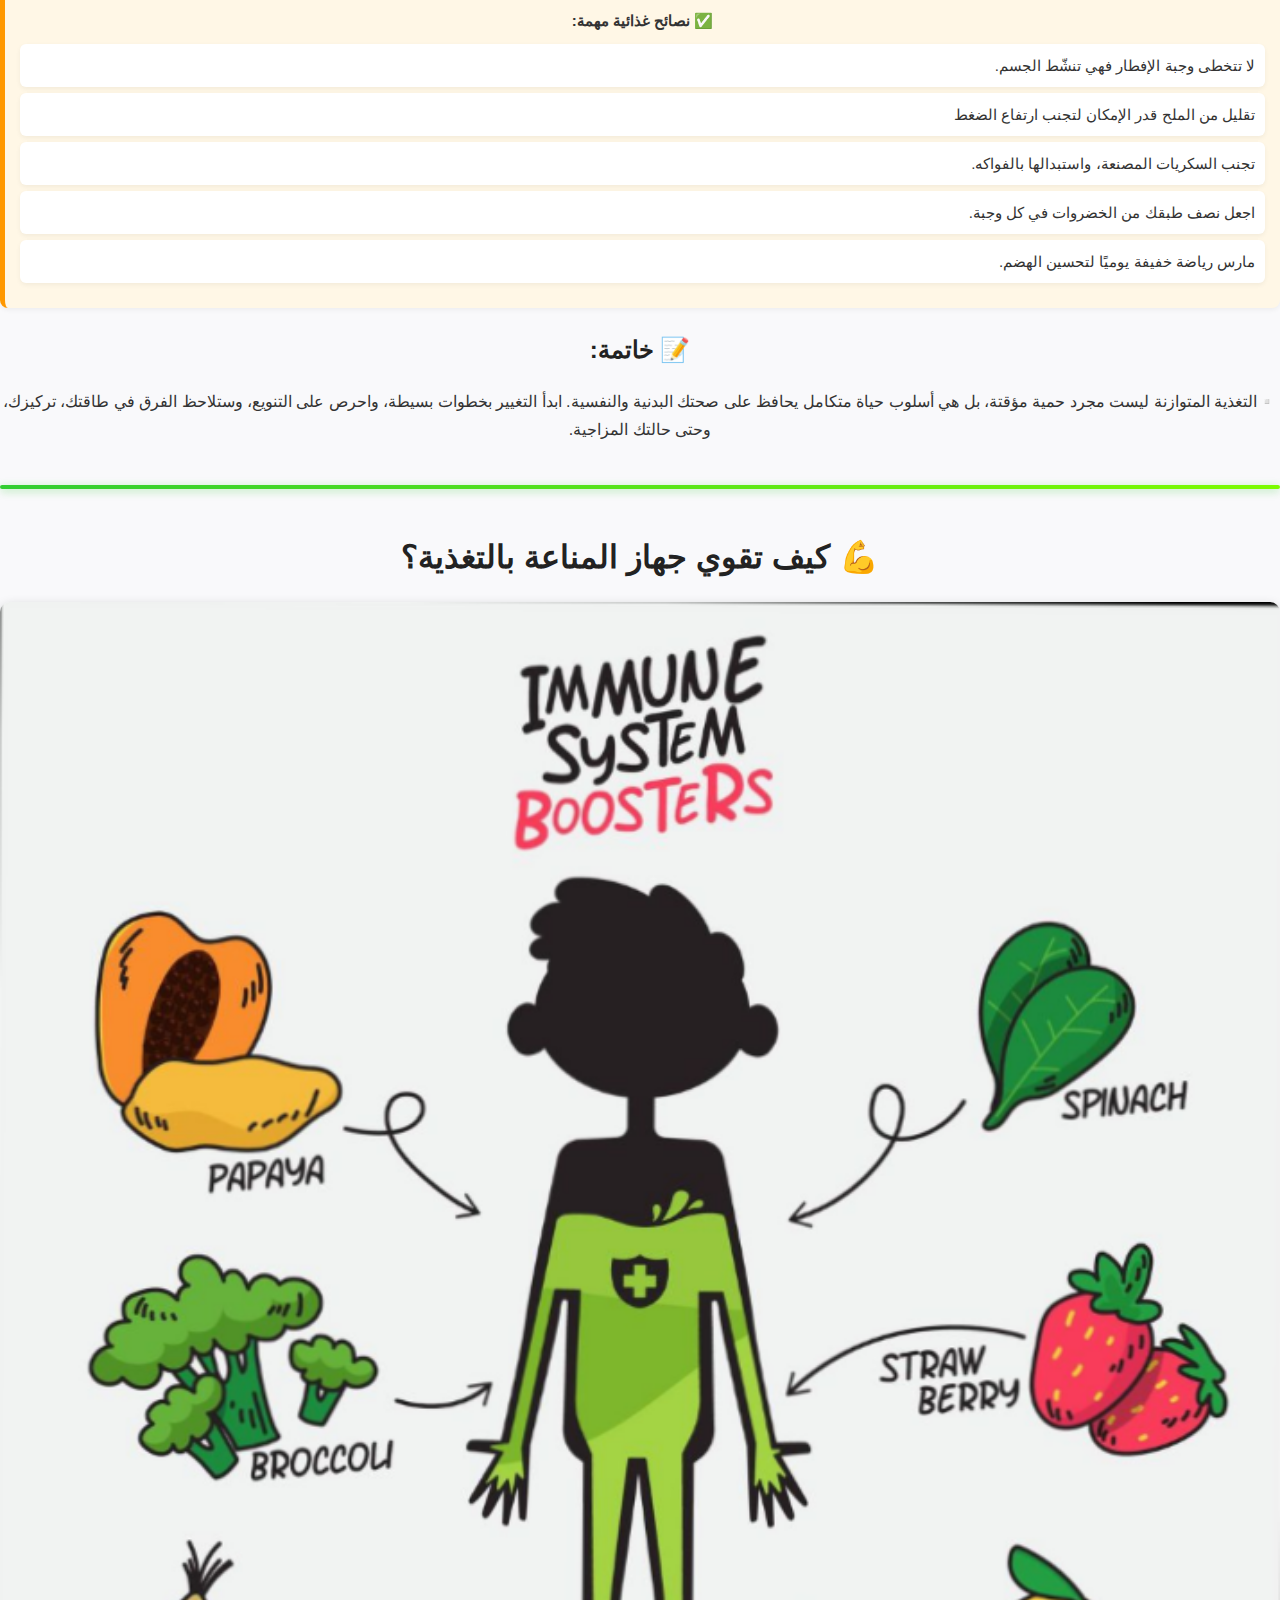
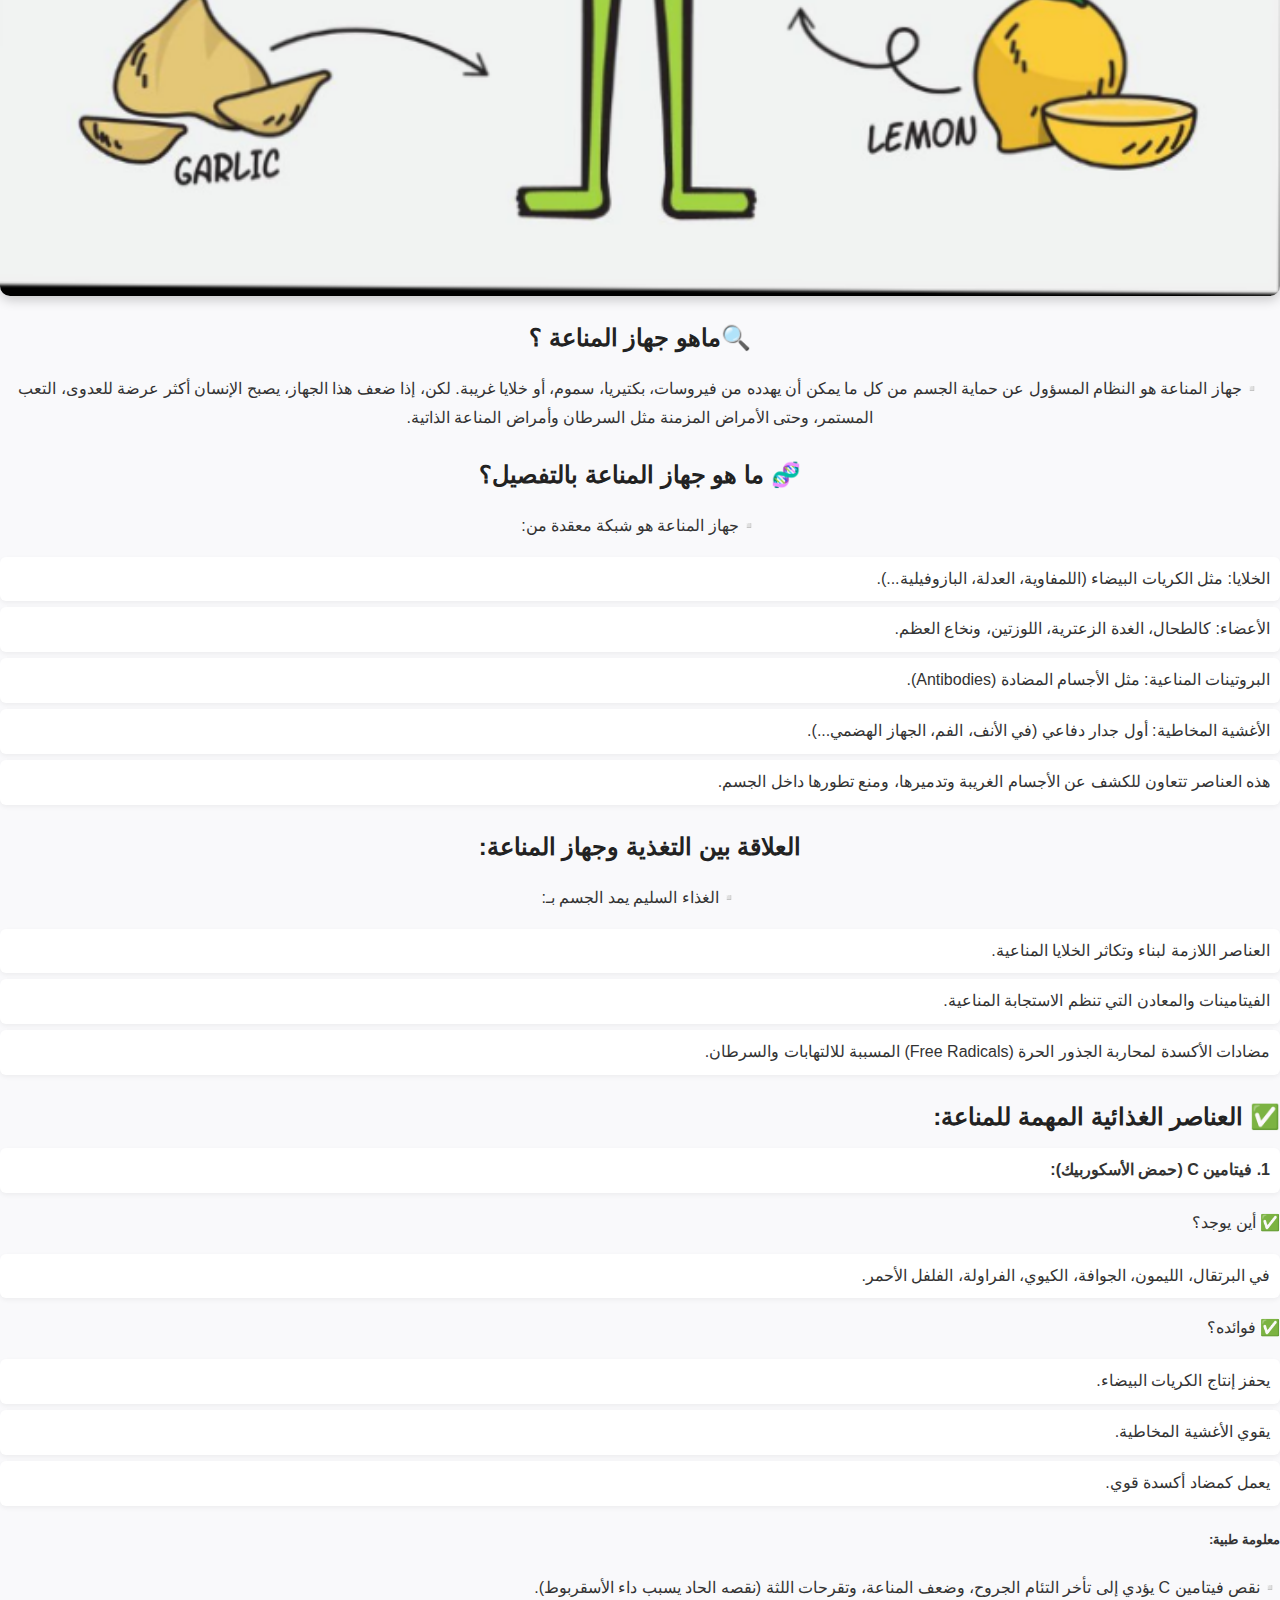
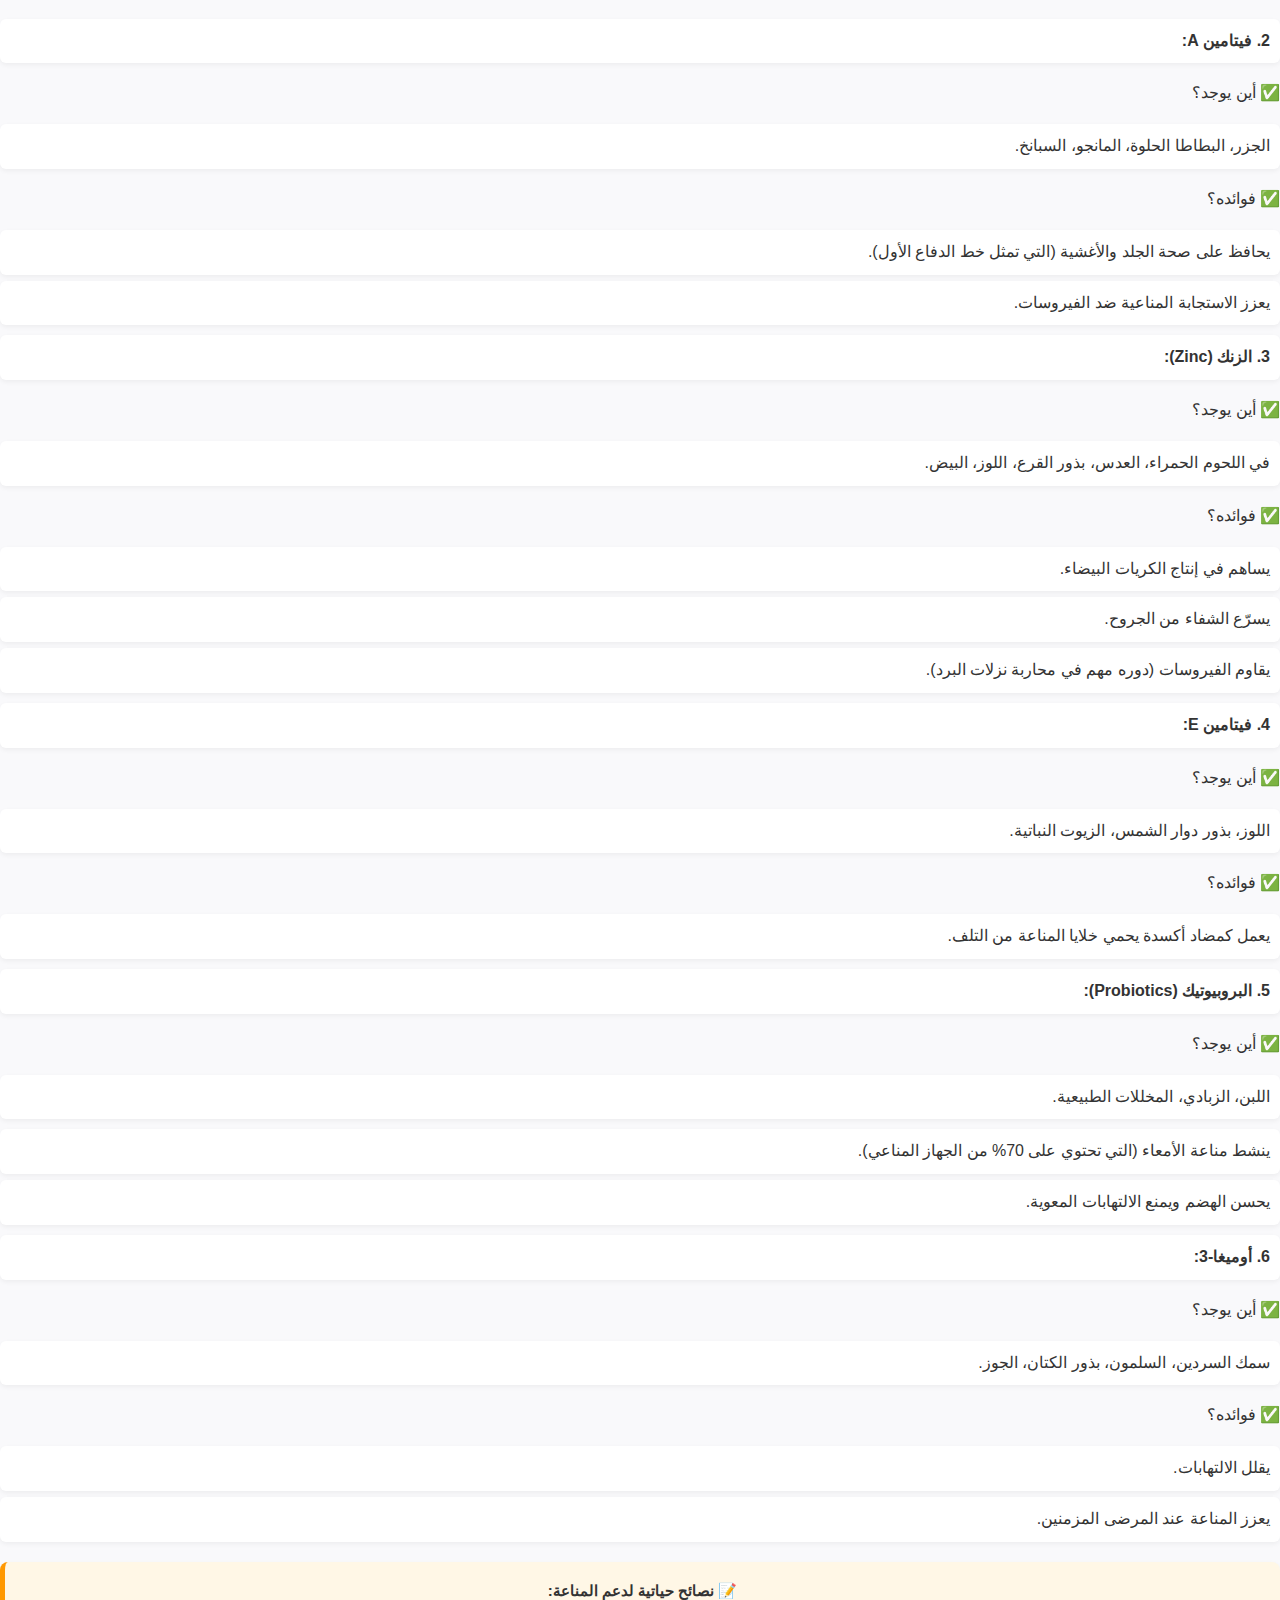
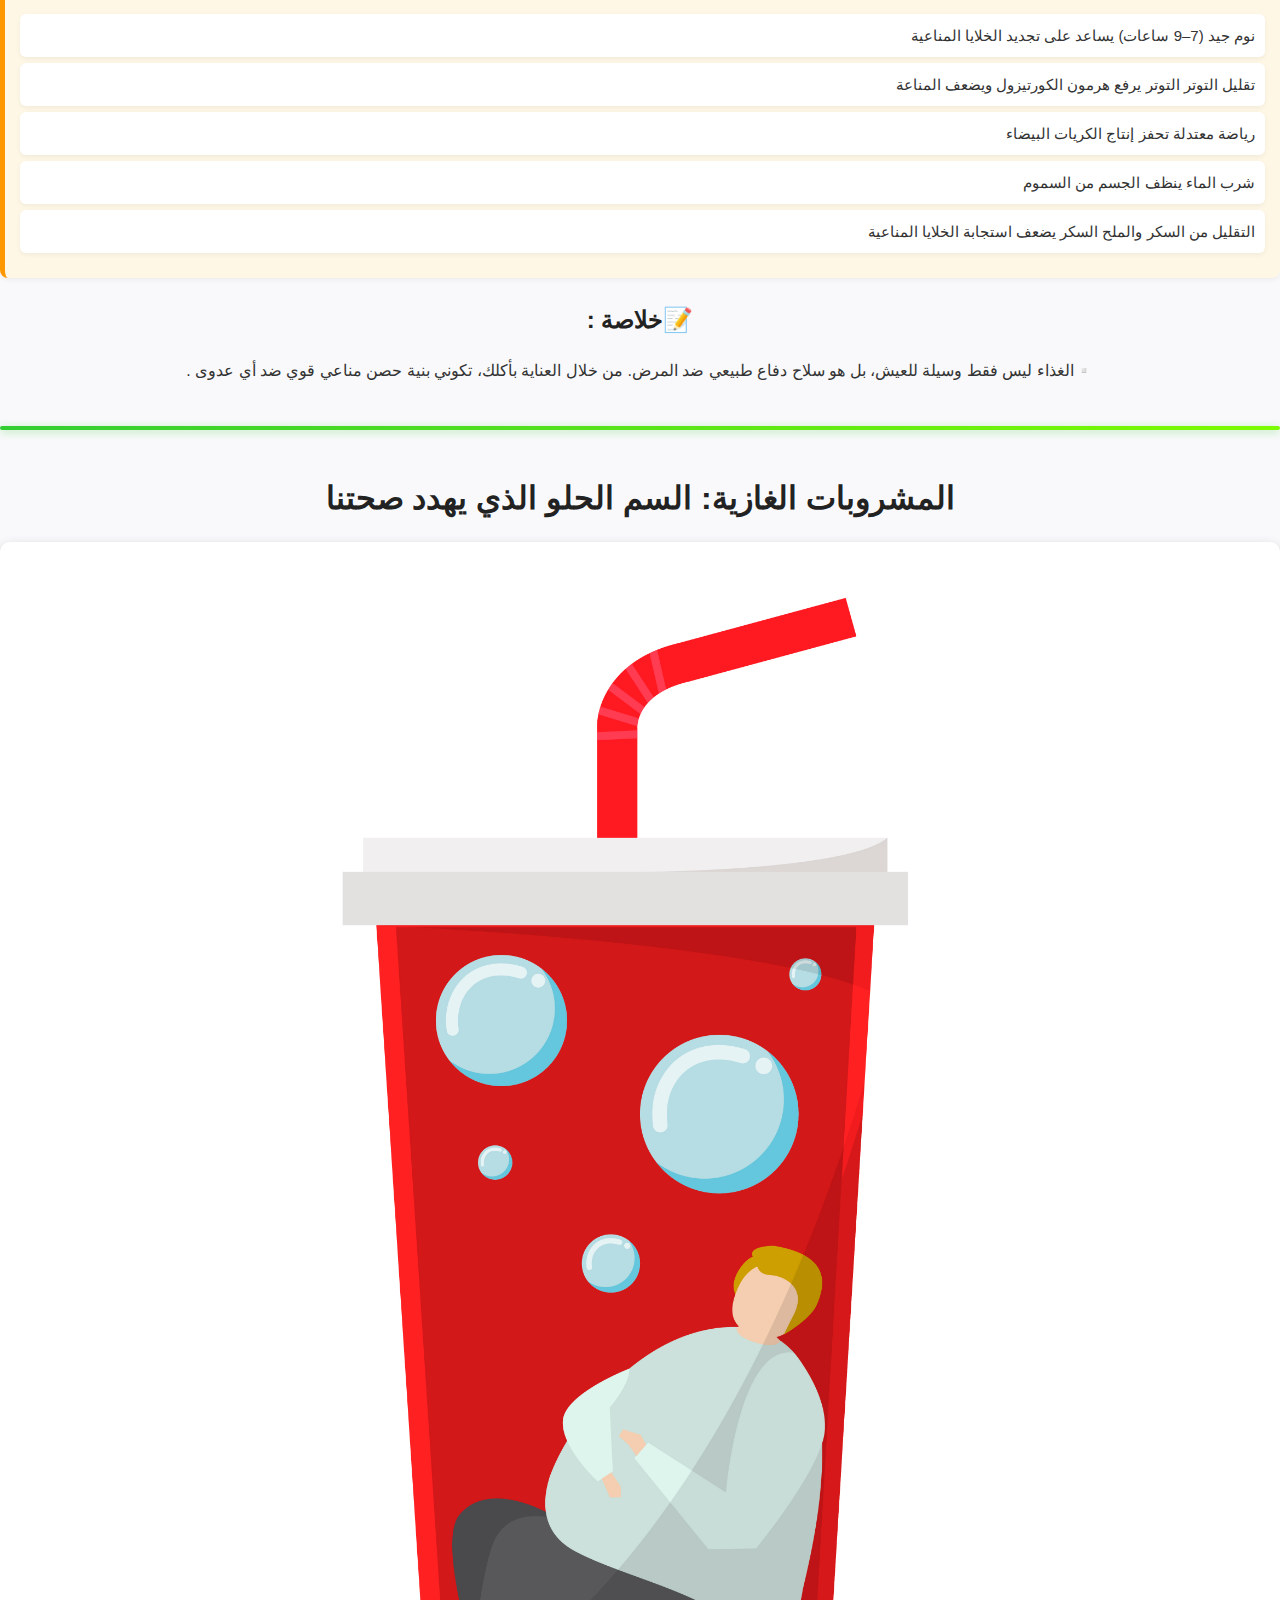
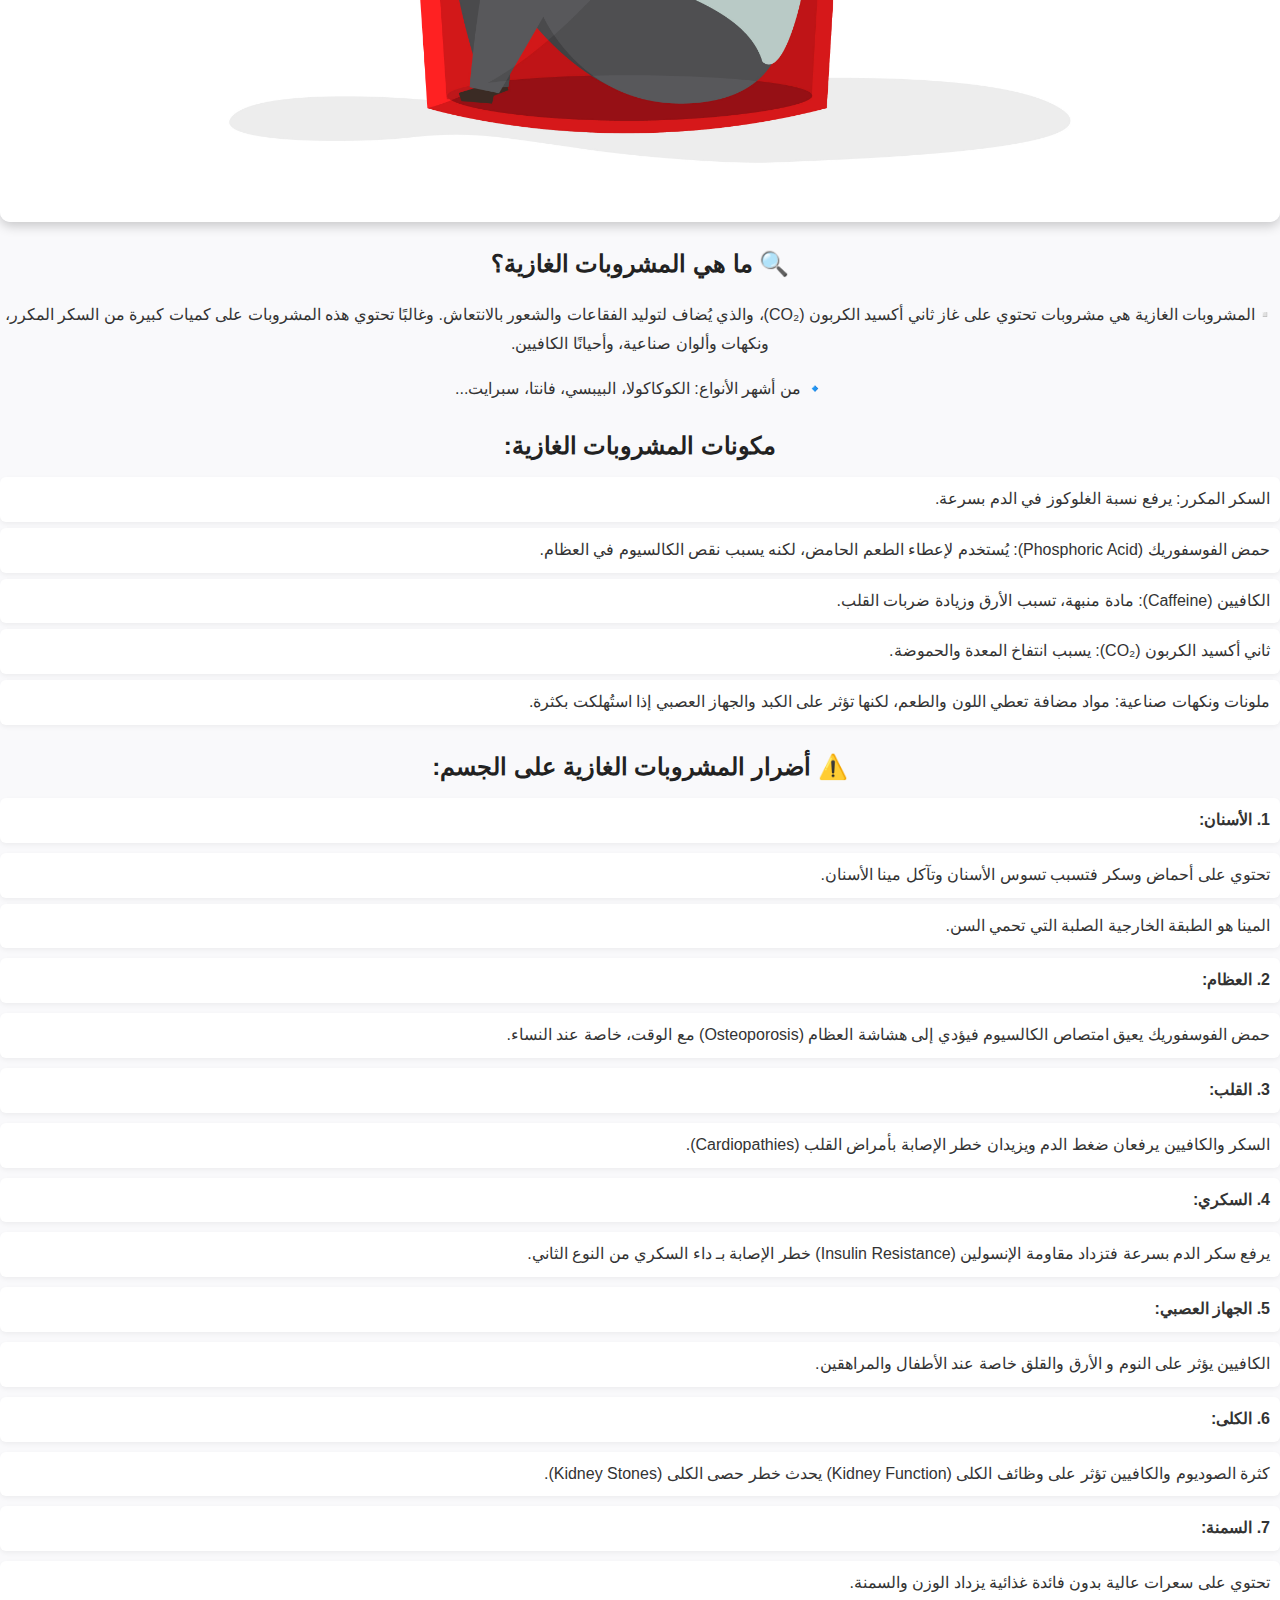
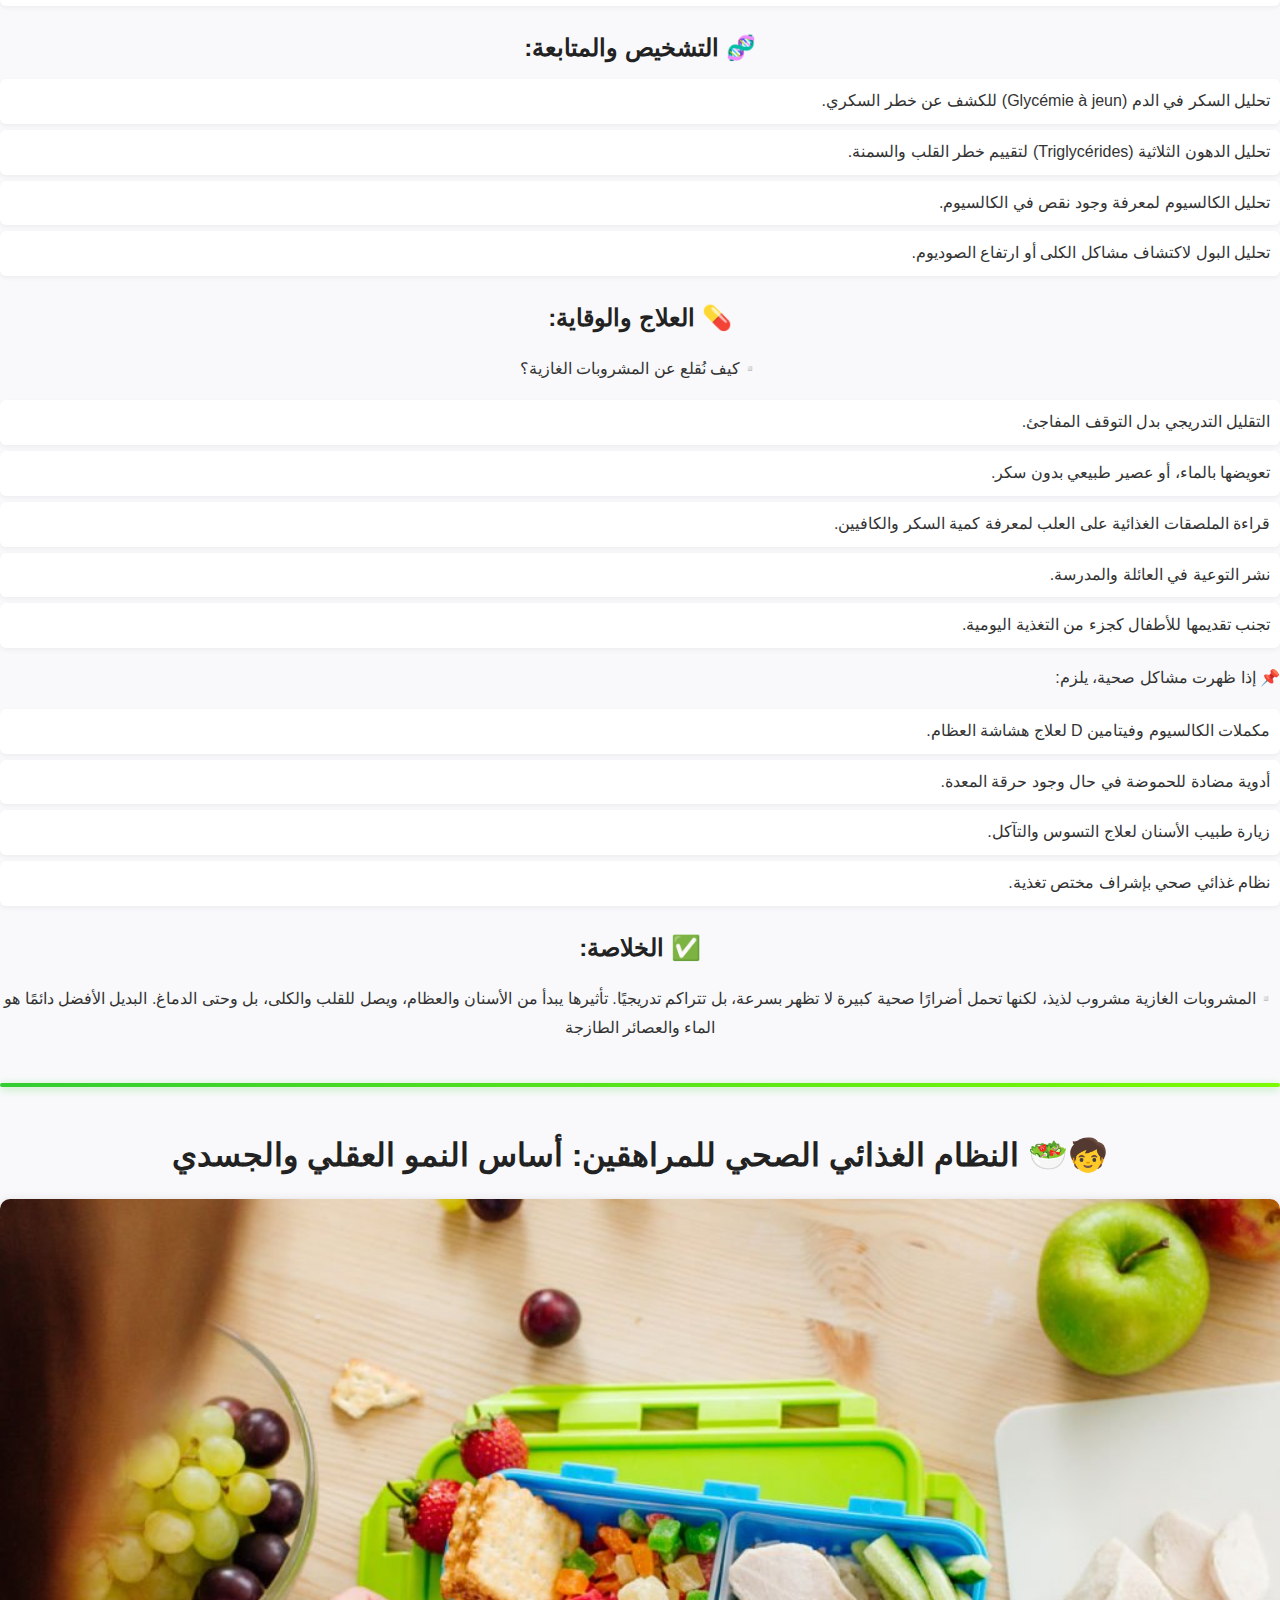
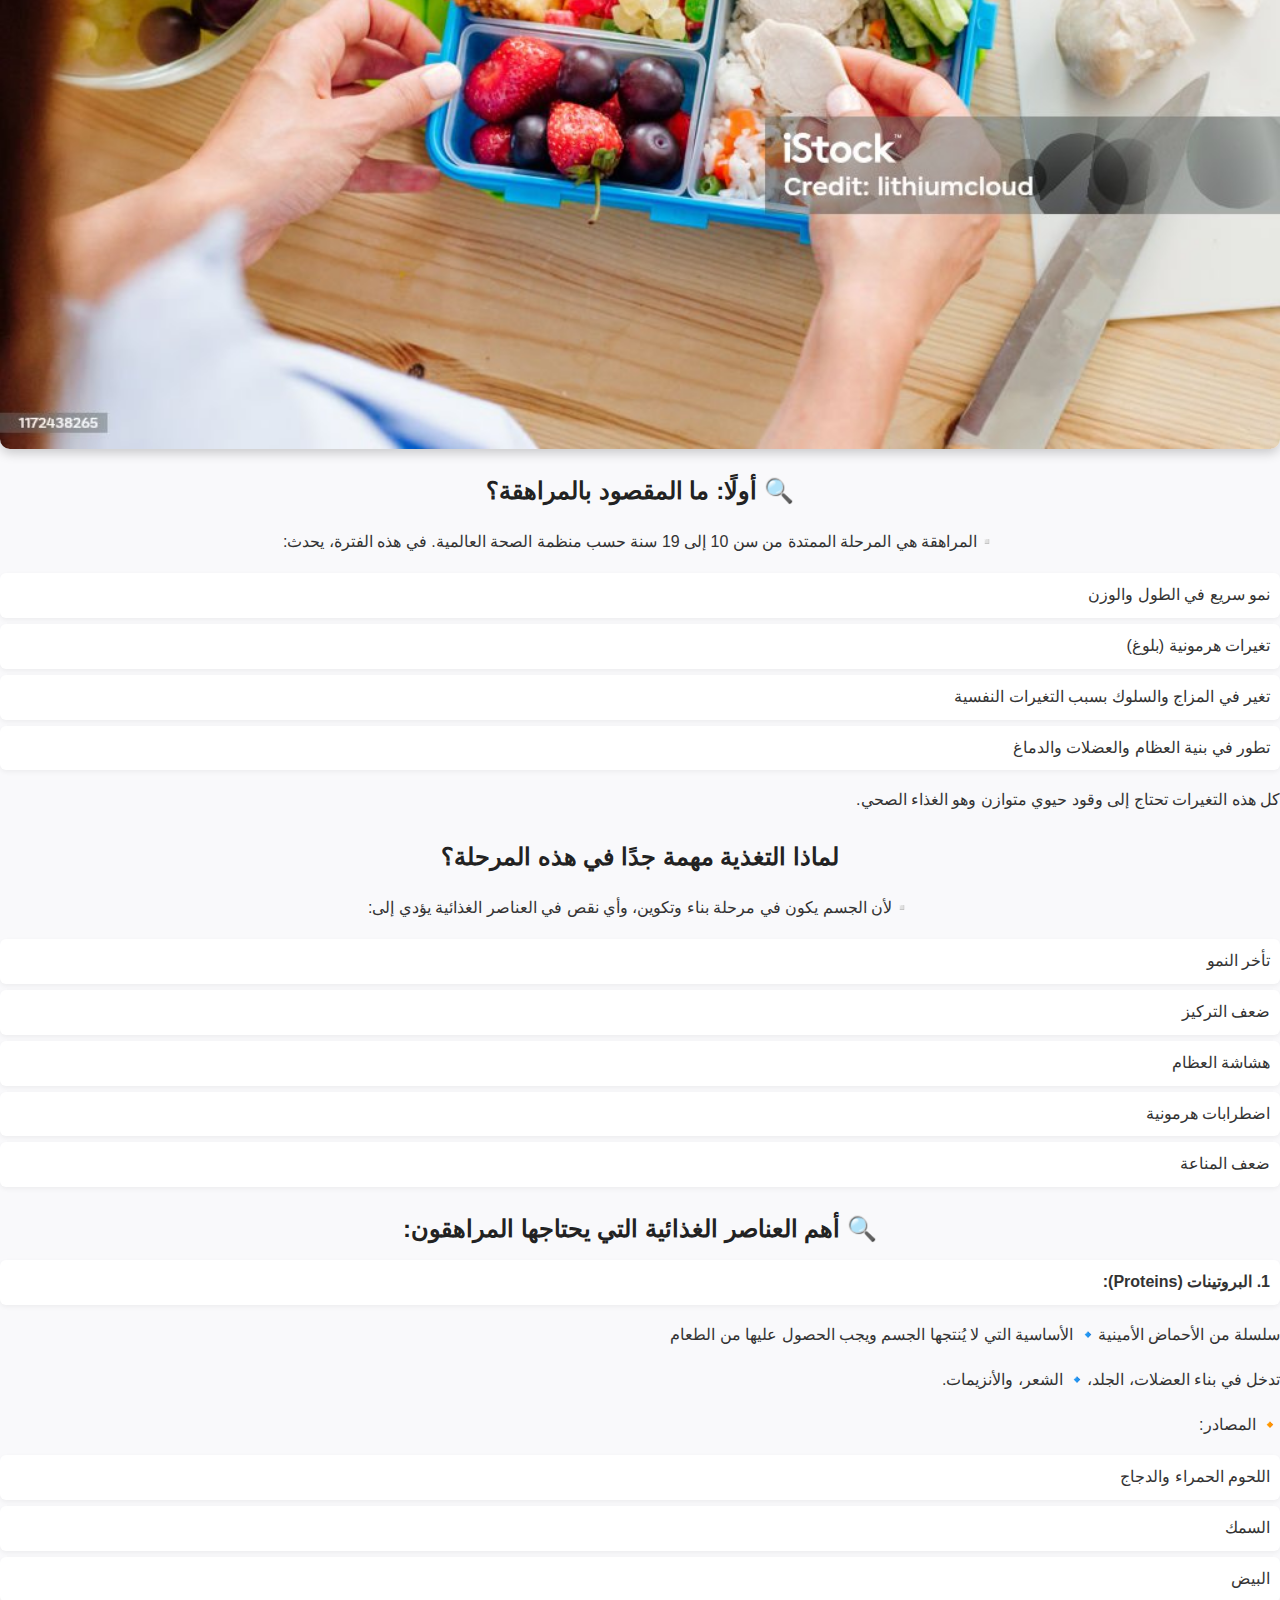
<file: nutrition.html>
<!DOCTYPE html>
<html lang="ar" dir="rtl" >
<head>
  <meta charset="UTF-8">
  <title>التغذية الصحية</title>
  <link rel="stylesheet" href="style.css">
</head>


  <a href="index.html">🔙 العودة إلى الصفحة الرئيسية</a>
  <title>🥦 التغذية المتوازنة: سر الصحة الجسدية والعقلية</title>
  <style>
    body {
    font-family: 'tajawal', sans-serif;
    line-height: 1.8;
    margin: 0;
    padding: 0;
    background: #f9f9fb;
    color: #333;
}

/* العناوين */
h1, h2, h3 {
    color: #222;
    font-weight: bold;
    margin-bottom: 10px;
}

/* الروابط */
a {
    text-decoration: none;
    color: #007bff;
    transition: color 0.3s ease;
}

a:hover {
    color: #0056b3;
}

/* القوائم */
ul {
    list-style: none;
    padding: 0;
    margin: 10px 0;
direction:RTL;
text-align: right;
}


ul li {
    position: relative;
    padding: 8px 10px 8px 30px;
    margin-bottom: 6px;
    background: #fff;
    border-radius: 6px;
    box-shadow: 0 2px 5px rgba(0, 0, 0, 0.05);
    transition: transform 0.2s ease;
}

ul li::before {
    content: none;
}

ul li:hover {
    transform:scale(1.02);
}

/* كروت المقالات */
.articles-container {
    display: grid;
    grid-template-columns: repeat(auto-fit, minmax(250px, 1fr));
    gap: 20px;
    margin: 20px;
}

.article-card {
    background: #fff;
    border-radius: 10px;
    box-shadow: 0 4px 12px rgba(0, 0, 0, 0.08);
    padding: 15px;
    transition: transform 0.3s ease;
}

.article-card:hover {
    transform: translateY(-5px);
}

.article-img {
  display: block;
  max-width: 100%;
  height: auto;
  margin: 15px auto;
  border-radius: 10px;
  box-shadow: 0 4px 12px rgba(0, 0, 0, 0.2);
  opacity: 0;
  transform: translateY(20px);
  transition: opacity 0.6s ease, transform 0.6s ease;
}

.article-img.show {
  opacity: 1;
  transform: translateY(0);
}
.article-card h3 {
    margin: 10px 0;
    font-size: 18px;
    color: #222;
}

/* قسم الملاحظة */
.note {
    background: #fff7e6;
    border-left: 5px solid #ff9800;
    padding: 15px;
    margin: 20px 0;
    border-radius: 8px;
    font-size: 15px;
    box-shadow: 0 2px 5px rgba(0, 0, 0, 0.05);
}

.note h3 {
    color: #e68900;
    margin-bottom: 8px;
}
#top-btn {
  position: fixed;
  bottom: 20px;
  left: 20px;
  background: linear-gradient(135deg, #007bff, #00c6ff);
  color: #fff;
  border: none;
  font-size: 24px;       /* تكبير السهم */
  border-radius: 50%;
  cursor: pointer;
  box-shadow: 0 4px 8px rgba(0, 0, 0, 0.3);
  width: 65px;           /* تكبير الزر */
  height: 65px;
  line-height: 65px;     /* محاذاة السهم وسط الزر */
  text-align: center;
  display: none;
  z-index: 1000;
  transition: all 0.3s ease;
  text-decoration: none;
}

#top-btn:hover {
  transform: scale(1.1);
  background: linear-gradient(135deg, #0056b3, #0096c7);
}
hr {
    border: none;
    height: 4px;
    background: linear-gradient(to right, #32cd32, #7CFC00); /* أخضر حامق */
    margin: 40px 0;
    border-radius: 4px;
    box-shadow: 0 2px 8px rgba(50, 205, 50, 0.4);
}


  </style>
</head> 
  <body>
    <nav id="top">
  <h2> قائمة المقالات:</h2>
  <ul>
    <li><a href="#balanced-nutrition">التغذية المتوازنة</a></li>
    <li><a href="#immune-system">كيف تقوي جهاز المناعة بالتغذية</a></li>
    <li><a href="#sodas">المشروبات الغازية</a></li>
    <li><a href="#teen-women-diet">النظام الغذائي الصحي للمراهقين و النساء</a></li>
    <li><a href="#diet-vs-nutrition">الفرق بين الحمية الغذائية والتغذية الصحية</a></li>
<li><a href="#vitamines">الفيتامينات الاساسية للجسم</a></li>
  </ul>
    </nav>
   <div class="container">
     
     <h1 id="balanced-nutrition">التغذية المتوازنة:سر الصحة الجسدية و النفسية</h1>
     <img src="تغذية صحية.jpg" class="article-img">
     <h2>🔍 ما المقصود بالتغذية المتوازنة؟</h2>
     <p>▫️التغذية المتوازنة هي نظام غذائي يومي يحتوي على جميع العناصر الغذائية الأساسية التي يحتاجها الجسم للقيام بوظائفه الحيوية بكفاءة، وتشمل:</p>
     <ul class="pin">
       <li><strong>البروتينات: لبناء العضلات والأنسجة</strong></li>
       <li><strong>الكربوهيدرات: المصدر الرئيسي للطاقة</strong></li>
       <li><strong>الدهون الصحية: مهمة لصحة الخلايا والدماغ.</strong></li>
       <li><strong>الفيتامينات والمعادن: ضرورية لتنظيم العمليات الحيوية.</strong></li>
       <li><strong>الألياف الغذائية: لتسهيل عملية الهضم والوقاية من الإمساك.</strong></li>
       <li><strong>الماء: للحفاظ على ترطيب الجسم وأداء الأعضاء.</strong></li>
     </ul>
     <h5>📝 ملاحظة:</h5>
     <p>▫️التغذية المتوازنة لا تعني الامتناع عن أنواع من الطعام، بل تعني تناول كميات مناسبة ومتنوعة من الأطعمة الصحية، مع تقليل الضار منها مثل الدهون المشبعة والسكريات المضافة.</p>
  <h2>🛡️ كيف تؤثر التغذية المتوازنة على جهاز المناعة؟</h2>
     <p>▫️يلعب الغذاء دورًا أساسيًا في تقوية جهاز المناعة، فهو يُعتبر خط الدفاع الأول عن الجسم ضدّ الأمراض والعدوى. كلما كانت تغذيتك متوازنة وغنية بالعناصر المفيدة، كان جهازك المناعي أقوى وأكثر قدرة على حماية جسمك.
</p>
   <p>▫️🔬 إليك تأثير بعض العناصر الغذائية على المناعة:</p>
     <ul>
     <ul class="pin">
       <li><strong>فيتامين C (مثل البرتقال، الفلفل، البروكولي):</strong></li></ul>
       <ul class="normal">
         <li>يساعد على إنتاج خلايا الدم البيضاء ومكافحة الالتهابات.</li></ul>
       <ul class="pin">
       <li><strong>فيتامين D (مثل البيض، الحليب، أشعة الشمس):</strong></li></ul>
       <ul class="normal">
         <li>يُنظّم الاستجابة المناعية ويُقلّل من خطر العدوى.</li></ul>
       <ul class="pin">
       <li><strong>الزنك (مثل اللحوم، المكسرات):</strong></li></ul>
       <ul class="normal">
         <li>يُساهم في إنتاج الخلايا المناعية.</li></ul>
       <ul class="pin">
       <li><strong>البروتينات:</strong></li></ul>
       <ul class="normal">
         <li>ضرورية لبناء الأجسام المضادة ومركبات الدفاع المناعي.</li></ul>
       <ul class="pin">
       <li><strong>مضادات الأكسدة (مثل التوت، الجزر):</strong></li></ul>
       <ul class="normal">
         <li>تُقلّل من الالتهاب وتحمي خلايا الجسم.</li></ul>
       <ul class="pin">
       <li><strong>التغذية المتوازنة :</strong></li></ul>
       <ul class="normal">
         <li>تُقلّل من الإصابة بالأمراض المزمنة مثل السكري وارتفاع الضغط، والتي تضعف المناعة.</li></ul>
       <ul class="pin">
       <li><strong>نصيحة:</strong></li></ul>
       <ul class="normal">
         <li>أكثِر من تناول الخضر والفواكه الطازجة، وقلّل من الأطعمة المعالجة والسكريات لأنها تُضعف مناعتك.</li></ul>
     </ul>
     <h2>🥗 كيف تؤثر التغذية المتوازنة على أعضاء الجسم؟</h2>
     <ul>
       <ul class="pin">
         <li><strong>1. الدماغ:</strong></li></ul>
       <ul class="normal">
         <li>يحتاج إلى الأحماض الدهنية أوميغا 3 (مثل الموجودة في الأسماك والجوز) من أجل التركيز وتحسين الذاكرة.</li>
       <li>الحديد وفيتامين B12 ضروريان لمنع التعب العقلي وفقر الدم الذي يسبب ضعف الإدراك.</li>
       </ul>
       <ul class="pin">
         <li><strong>2. القلب والأوعية الدموية:</strong></li></ul>
       <ul class="normal">
         <li>تناول الدهون الصحية (مثل زيت الزيتون والأفوكادو) يقلل من الكوليسترول الضار.</li>
         <li>البوتاسيوم (الموجود في الموز والبطاطا) ينظم ضغط الدم.</li>
         <li>الألياف تقي من انسداد الشرايين.</li>
         </ul>
       <ul class="pin">
         <li><strong>3. العظام والأسنان:</strong></li></ul>
       <ul class="normal">
         <li>الكالسيوم وفيتامين D ضروريان لقوة العظام، متوفران في الحليب، الألبان، والبيض.</li>
       <li>نقص الكالسيوم يسبب هشاشة العظام.</li></ul>
       <ul class="pin">
         <li><strong>4. العضلات:</strong></li></ul>
       <ul class="normal">
         <li>تعتمد على البروتين (كالبيض والعدس والدجاج) لإعادة بناء الأنسجة.</li>
       <li>المغنيسيوم مهم لتقليل الشد العضلي، ويوجد في اللوز والبقوليات.</li></ul>
       <ul class="pin">
         <li><strong>5. الجهاز الهضمي:</strong></li></ul>
       <ul class="normal">
         <li>الألياف (من الخضروات، الشوفان، والفواكه) تنظم حركة الأمعاء وتمنع الإمساك.</li>
       <li>شرب الماء مع الألياف ضروري لمنع الانتفاخ والغازات.</li></ul>
       <ul class="pin">
         <li><strong>6. الدم:</strong></li></ul>
       <ul class="normal">
         <li>الحديد من اللحوم والكبد والسبانخ ضروري لتكوين الهيموغلوبين.</li>
       <li>فيتامين C يزيد من امتصاص الحديد (من البرتقال والفراولة).</li></ul>  
     </ul>
   <h3>أمثلة على أطعمة متوازنة:</h3> 
     <p>▫️البروتينات	بيض، دجاج، عدس، حبوب، أسماك
الكربوهيدرات	خبز قمح كامل، أرز بني، بطاطا
الدهون الصحية	زيت الزيتون، مكسرات، سمك السلمون
الفواكه والخضروات	برتقال، تفاح، جزر، بروكلي
الألبان ومشتقاتها	حليب قليل الدسم، لبن طبيعي
الماء	6-8 أكواب يوميًا</p>
     <h2>⚠️ ما الذي يحدث إذا أهملت التغذية الصحية؟</h2>
     <ul class="normal">
<li>نقص الحديد و بالتالي  فقر دم، تعب دائم.</li>
<li>نقص الكالسيوم و بالتالي هشاشة العظام.</li>
<li>الإكثار من الدهون المشبعة و بالتالي  أمراض القلب.</li>
   <li>الإكثار من السكر و بالتالي سمنة، سكري من النوع الثاني.</li>
       <li>نقص الماء و بالتالي  جفاف، صداع، ضعف تركيز.</li>
     </ul>
     <div class="note">
       <strong>✅ نصائح غذائية مهمة:
       </strong>
         <ul class="normal">
          <li>لا تتخطى وجبة الإفطار فهي تنشّط الجسم.</li> 
           <li>تقليل من الملح قدر الإمكان لتجنب ارتفاع الضغط</li>
           <li>تجنب السكريات المصنعة، واستبدالها بالفواكه.</li>
           <li>اجعل نصف طبقك من الخضروات في كل وجبة.</li>
           <li>مارس رياضة خفيفة يوميًا لتحسين الهضم.</li>
         </ul>  
     </div>
     <h2>📝 خاتمة:</h2>
     <p>▫️التغذية المتوازنة ليست مجرد حمية مؤقتة، بل هي أسلوب حياة متكامل يحافظ على صحتك البدنية والنفسية.
ابدأ التغيير بخطوات بسيطة، واحرص على التنويع، وستلاحظ الفرق في طاقتك، تركيزك، وحتى حالتك المزاجية.</p>
   </div>
   <p><a href="#top" id="top-btn">⬆ العودة إلى الأعلى</a></p>
    <hr>
    <div class="container">
      <h1 id="immune-system">💪 كيف تقوي جهاز المناعة بالتغذية؟</h1>
      <img src="مناعة و تغذية.png" class="article-img">
      <h2>🔍ماهو جهاز المناعة ؟</h2>
      <p>▫️جهاز المناعة هو النظام المسؤول عن حماية الجسم من كل ما يمكن أن يهدده من فيروسات، بكتيريا، سموم، أو خلايا غريبة.
لكن، إذا ضعف هذا الجهاز، يصبح الإنسان أكثر عرضة للعدوى، التعب المستمر، وحتى الأمراض المزمنة مثل السرطان وأمراض المناعة الذاتية.</p>
<h2>🧬 ما هو جهاز المناعة بالتفصيل؟</h2>
<p>▫️جهاز المناعة هو شبكة معقدة من:</p>
      <ul class="normal">
        <li>الخلايا: مثل الكريات البيضاء (اللمفاوية، العدلة، البازوفيلية...).</li>
        <li>الأعضاء: كالطحال، الغدة الزعترية، اللوزتين، ونخاع العظم.</li>
        <li>البروتينات المناعية: مثل الأجسام المضادة (Antibodies).</li>
        <li>الأغشية المخاطية: أول جدار دفاعي (في الأنف، الفم، الجهاز الهضمي...).</li>
        <li>هذه العناصر تتعاون للكشف عن الأجسام الغريبة وتدميرها، ومنع تطورها داخل الجسم.</li>      
      </ul>
      <h2>العلاقة بين التغذية وجهاز المناعة:</h2>
      <p>▫️الغذاء السليم يمد الجسم بـ:</p>
      <ul class="normal">
        <li>العناصر اللازمة لبناء وتكاثر الخلايا المناعية.</li>
        <li>الفيتامينات والمعادن التي تنظم الاستجابة المناعية.</li>
        <li>مضادات الأكسدة لمحاربة الجذور الحرة (Free Radicals) المسببة للالتهابات والسرطان.</li>
        <h2>✅ العناصر الغذائية المهمة للمناعة:</h2>
        <ul>
          <ul class="pin">
            <li><strong>1. فيتامين C (حمض الأسكوربيك):</strong></li></ul>
            <p>✅ أين يوجد؟</p>
          <ul class="normal">
          <li>في البرتقال، الليمون، الجوافة، الكيوي، الفراولة، الفلفل الأحمر.</li></ul>    
            <p>✅ فوائده؟</p>
          <ul class="normal">
          <li>يحفز إنتاج الكريات البيضاء.</li>
          <li>يقوي الأغشية المخاطية.</li>
            <li>يعمل كمضاد أكسدة قوي.</li>
            <h5>معلومة طبية:</h5>
            <p>▫️نقص فيتامين C يؤدي إلى تأخر التئام الجروح، وضعف المناعة، وتقرحات اللثة (نقصه الحاد يسبب داء الأسقربوط).</p>
          </ul>
<ul class="pin">
            <li><strong>2.  فيتامين A:</strong></li></ul>
            <p>✅ أين يوجد؟</p>
          <ul class="normal">
          <li>الجزر، البطاطا الحلوة، المانجو، السبانخ.</li></ul>
          <ul class="normal">
          <p>✅ فوائده؟</p>
          <li>يحافظ على صحة الجلد والأغشية (التي تمثل خط الدفاع الأول).</li>
            <li>يعزز الاستجابة المناعية ضد الفيروسات.</li>
          </ul>
          <ul class="pin">
            <li><strong>3. الزنك (Zinc):</strong></li></ul>
            <p>✅ أين يوجد؟</p>
          <ul class="normal">
          <li>في اللحوم الحمراء، العدس، بذور القرع، اللوز، البيض.</li></ul>
            <ul class="normal">
              <p>✅ فوائده؟</p>
          <li>يساهم في إنتاج الكريات البيضاء.</li>
          <li>يسرّع الشفاء من الجروح.</li>
              <li>يقاوم الفيروسات (دوره مهم في محاربة نزلات البرد).</li>
          </ul>
          <ul class="pin">
            <li><strong>4.  فيتامين E:</strong></li></ul>
            <p>✅ أين يوجد؟</p>
          <ul class="normal">
          <li>اللوز، بذور دوار الشمس، الزيوت النباتية.</li></ul>
          <p>✅ فوائده؟</p>
          <ul class="normal">
          <li>يعمل كمضاد أكسدة يحمي خلايا المناعة من التلف.</li>
          
          </ul>
          <ul class="pin">
            <li><strong>5.  البروبيوتيك (Probiotics):</strong></li></ul>
            <p>✅ أين يوجد؟</p>
          <ul class="normal">
          <li>اللبن، الزبادي، المخللات الطبيعية.</li></ul>
          <ul class="normal">
          <li>ينشط مناعة الأمعاء (التي تحتوي على 70% من الجهاز المناعي).</li>
          <li>يحسن الهضم ويمنع الالتهابات المعوية.</li></ul>
            
          </ul>
          <ul class="pin">
            <li><strong>6.  أوميغا-3:</strong></li></ul>
            <p>✅ أين يوجد؟</p>
          <ul class="normal">
          <li>سمك السردين، السلمون، بذور الكتان، الجوز.</li></ul>
<p>✅ فوائده؟</p>
          <li>يقلل الالتهابات.</li>
          <li>يعزز المناعة عند المرضى المزمنين.</li></ul>
          </ul>
        <div class="note">
          <strong>📝 نصائح حياتية لدعم المناعة:</strong>
      <ul class="normal">
<li>نوم جيد (7–9 ساعات)	يساعد على تجديد الخلايا المناعية</li>
        <li>تقليل التوتر	التوتر يرفع هرمون الكورتيزول ويضعف المناعة</li>
        <li>رياضة معتدلة	تحفز إنتاج الكريات البيضاء</li>
        <li>شرب الماء	ينظف الجسم من السموم</li>
        <li>التقليل من السكر والملح	السكر يضعف استجابة الخلايا المناعية</li>    
      </ul></div>
      <h2>📝خلاصة :</h2>
      <p>▫️الغذاء ليس فقط وسيلة للعيش، بل هو سلاح دفاع طبيعي ضد المرض.
من خلال العناية بأكلك، تكوني بنية حصن مناعي قوي ضد أي عدوى .</p>
    </div>
   <p><a href="#top" id="top-btn">⬆ العودة إلى الأعلى</a></p>
    <hr>
    <div class="container">
      <h1 id="sodas">المشروبات الغازية: السم الحلو الذي يهدد صحتنا</h1>
      <img src="cola.jpg" class="article-img">
      <h2>🔍 ما هي المشروبات الغازية؟</h2>
      <p>▫️المشروبات الغازية هي مشروبات تحتوي على غاز ثاني أكسيد الكربون (CO₂)، والذي يُضاف لتوليد الفقاعات والشعور بالانتعاش. وغالبًا تحتوي هذه المشروبات على كميات كبيرة من السكر المكرر، ونكهات وألوان صناعية، وأحيانًا الكافيين.</p>
   <p>🔹 من أشهر الأنواع: الكوكاكولا، البيبسي، فانتا، سبرايت...</p> 
      <h2>مكونات المشروبات الغازية:</h2>
      <ul class="normal">
        <li>السكر المكرر: يرفع نسبة الغلوكوز في الدم بسرعة.</li>
        <li>حمض الفوسفوريك (Phosphoric Acid): يُستخدم لإعطاء الطعم الحامض، لكنه يسبب نقص الكالسيوم في العظام.</li>
        <li>الكافيين (Caffeine): مادة منبهة، تسبب الأرق وزيادة ضربات القلب.</li>
        <li>ثاني أكسيد الكربون (CO₂): يسبب انتفاخ المعدة والحموضة.</li>
        <li>ملونات ونكهات صناعية: مواد مضافة تعطي اللون والطعم، لكنها تؤثر على الكبد والجهاز العصبي إذا استُهلكت بكثرة.</li></ul>
        <h2>⚠️ أضرار المشروبات الغازية على الجسم:</h2>
        <ul>
          <ul class="pin">
            <li><strong>1. الأسنان:</strong></li></ul>
          <ul class="normal">
            <li>تحتوي على أحماض وسكر  فتسبب تسوس الأسنان وتآكل مينا الأسنان.</li>
            <li>المينا هو الطبقة الخارجية الصلبة التي تحمي السن.</li>
          </ul>
          <ul class="pin">
            <li><strong>2. العظام:</strong></li></ul>
          <ul class="normal">
            <li>حمض الفوسفوريك يعيق امتصاص الكالسيوم  فيؤدي إلى هشاشة العظام (Osteoporosis) مع الوقت، خاصة عند النساء.</li>
          </ul>
          <ul class="pin">
            <li><strong>3. القلب:</strong></li></ul>
          <ul class="normal">
            <li>السكر والكافيين يرفعان ضغط الدم ويزيدان خطر الإصابة بأمراض القلب (Cardiopathies).</li>
          </ul>
          <ul class="pin">
            <li><strong>4. السكري:</strong></li></ul>
          <ul class="normal">
            <li>يرفع سكر الدم بسرعة  فتزداد مقاومة الإنسولين (Insulin Resistance)  خطر الإصابة بـ داء السكري من النوع الثاني.</li>
          </ul>
          <ul class="pin">
            <li><strong>5. الجهاز العصبي:</strong></li></ul>
          <ul class="normal">
            <li>الكافيين يؤثر على النوم و الأرق والقلق خاصة عند الأطفال والمراهقين.</li>
          </ul>
          <ul class="pin">
            <li><strong>6. الكلى:</strong></li></ul>
          <ul class="normal">
            <li>كثرة الصوديوم والكافيين تؤثر على وظائف الكلى (Kidney Function) يحدث خطر حصى الكلى (Kidney Stones).</li>
          </ul>
          <ul class="pin">
            <li><strong>7. السمنة:</strong></li></ul>
          <ul class="normal">
            <li>تحتوي على سعرات عالية بدون فائدة غذائية يزداد الوزن والسمنة.</li>
          </ul>
        </ul>
        <h2>🧬 التشخيص والمتابعة:</h2>
        <ul class="normal">
          <li>تحليل السكر في الدم (Glycémie à jeun)  للكشف عن خطر السكري.</li>
          <li>تحليل الدهون الثلاثية (Triglycérides)  لتقييم خطر القلب والسمنة.</li>
          <li>تحليل الكالسيوم  لمعرفة وجود نقص في الكالسيوم.</li>
          <li>تحليل البول  لاكتشاف مشاكل الكلى أو ارتفاع الصوديوم.</li> </ul>
      <h2>💊 العلاج والوقاية:</h2>
      <p>▫️كيف نُقلع عن المشروبات الغازية؟</p>
      <ul class="normal">
        <li>التقليل التدريجي بدل التوقف المفاجئ.</li>
        <li>تعويضها بالماء، أو عصير طبيعي بدون سكر.</li>
        <li>قراءة الملصقات الغذائية على العلب لمعرفة كمية السكر والكافيين.</li>
        <li>نشر التوعية في العائلة والمدرسة.</li>
        <li>تجنب تقديمها للأطفال كجزء من التغذية اليومية.</li>
    
      <p>📌 إذا ظهرت مشاكل صحية، يلزم:</p>
        <li>مكملات الكالسيوم وفيتامين D لعلاج هشاشة العظام.</li>
        <li>أدوية مضادة للحموضة في حال وجود حرقة المعدة.</li>
<li>زيارة طبيب الأسنان  لعلاج التسوس والتآكل.</li>
        <li>نظام غذائي صحي بإشراف مختص تغذية.</li>
      </ul>
    <h2>✅ الخلاصة:</h2>  
      <p>▫️المشروبات الغازية مشروب لذيذ، لكنها تحمل أضرارًا صحية كبيرة لا تظهر بسرعة، بل تتراكم تدريجيًا.
تأثيرها يبدأ من الأسنان والعظام، ويصل للقلب والكلى، بل وحتى الدماغ.
البديل الأفضل دائمًا هو الماء والعصائر الطازجة</p>
    </div>
    <p><a href="#top" id="top-btn">⬆ العودة إلى الأعلى</a></p>
    <hr>
    <div class="container">
      <h1 id="teen-women-diet">🧒🥗 النظام الغذائي الصحي للمراهقين: أساس النمو العقلي والجسدي</h1>
      <img src="دور تغذية في تقوية مراهقين.jpg" class="article-img">
      <h2>🔍 أولًا: ما المقصود بالمراهقة؟</h2>
      <p>▫️المراهقة هي المرحلة الممتدة من سن 10 إلى 19 سنة حسب منظمة الصحة العالمية.
في هذه الفترة، يحدث:</p>
      <ul class="normal">
        <li>نمو سريع في الطول والوزن</li>
        <li>تغيرات هرمونية (بلوغ)</li>
        <li>تغير في المزاج والسلوك بسبب التغيرات النفسية</li>
        <li>تطور في بنية العظام والعضلات والدماغ</li>
        <p>كل هذه التغيرات تحتاج إلى وقود حيوي متوازن وهو الغذاء الصحي.</p>
      </ul>
    
    <h2>لماذا التغذية مهمة جدًا في هذه المرحلة؟</h2>
    <p>▫️لأن الجسم يكون في مرحلة بناء وتكوين، وأي نقص في العناصر الغذائية يؤدي إلى:</p>
    <ul class="normal">
      <li>تأخر النمو</li>
      <li>ضعف التركيز</li>
      <li>هشاشة العظام</li>
      <li>اضطرابات هرمونية</li>
      <li>ضعف المناعة</li>
    </ul>
    <h2>🔍 أهم العناصر الغذائية التي يحتاجها المراهقون:</h2>
    <ul>
      <ul class="pin">
        <li><strong> 1. البروتينات (Proteins):</strong></li></ul>
      <p>سلسلة من الأحماض الأمينية🔹 الأساسية التي لا يُنتجها الجسم ويجب الحصول عليها من الطعام</p>
      <p>تدخل في بناء العضلات، الجلد،🔹 الشعر، والأنزيمات.</p>
      <ul class="normal">
        <p>🔸 المصادر:</p>
        <li>اللحوم الحمراء والدجاج</li>
        <li>السمك</li>
        <li>البيض</li>
        <li>البقوليات (عدس، حمص، فول)</li>
        <li>منتجات الألبان</li>
        <li>الكمية اليومية الموصى من 45 إلى 60 غرام يوميًا للمراهق العادي.</li></ul>

      <ul class="pin">
        <li><strong>2. الكالسيوم (Calcium):</strong></li></ul>
      <p>🔹الكالسيوم يدخل في تكوين "النسيج العظمي" ويُخزّن بنسبة 99% في العظام.</p>
      <p>🔹لبناء عظام قوية وأسنان سليمة.</p>
      <ul class="normal">
        <p>🔸 المصادر:</p>
        <li>الحليب ومشتقاته (لبن، جبن)</li>
        <li>السبانخ والبروكلي</li>
        <li>السمك</li>
        <li>ملاحظة: امتصاص الكالسيوم يحتاج إلى فيتامين D.</li>
        </ul>

      <ul class="pin">
        <li><strong>3. الحديد (Iron):</strong></li></ul>
      <p>🔹يدخل في تكوين الهيموغلوبين في الدم وهو بروتين موجود في كريات الدم الحمراء، يحمل الأوكسجين من الرئتين إلى خلايا الجسم.، وهو المسؤول عن حمل الأوكسجين.</p>
      
      <ul class="normal">
        <p>🔸 نقص الحديد يؤدي إلى:</p>
        <li>فقر الدم (أنيميا)</li>
        <li>التعب المستمر</li>
        <li>شحوب البشرة</li>
 <li>ضعف التركيز</li>
        <p>🔸 مصادر الحديد:</p>
        <li>الكبد و اللحوم الحمراء</li>
        <li>العدس ،الزبيب، البقدونس</li>
        <p>🔸 لامتصاص جيد: تناول الحديد مع فيتامين C ( برتقال، كيوي)</p>
      </ul>
      
   <ul class="pin">
     <li><strong>4. الدهون الصحية (Healthy Fats):</strong></li></ul>
     <p>🔹هي نوع من الدهون المفيدة للجسم، تساعد على حماية القلب، دعم الدماغ، وامتصاص الفيتامينات وتسمى أيضًا الدهون غير المشبعة</p>
      <p>🔹ضرورية لنمو الدماغ وإنتاج الهرمونات.</p>
      <ul class="normal">
<p> 🔸 مصادر الدهون الصحية:</p>
       <li>زيت الزيتون</li>
        <li>الأسماك الدهنية (سلمون، تونة)</li>
        <li>المكسرات (اللوز، الجوز)   </li>
        <li>الأفوكادو</li>
        <p> 🔸تجنّب الدهون المشبعة مثل: الزبدة، المقليات، الدهون الصناعية (المارغرين)</p>
        </ul>
      <ul class="pin">
     <li><strong>5. الكربوهيدرات المعقدة (Complex Carbs): </strong></li></ul>
     <p>🔹هي مواد غذائية و المصدر الرئيسي للطاقة اليومية.تعطي للجسم  النشاط والحيوية، خاصة للمخ والعضلات</p>
<ul class="normal">
        <p> 🔸 مصادرها:</p>
       <li>الشوفان</li>
        <li>الأرز الكامل</li>
        <li>البطاطا</li>
        <li>خبز القمح الكامل</li>
        <li>الفواكه (تفاح، موز...)
        </li>
        <p>🔹 تنقسم إلى نوعين:</p>
        <li>كربوهيدرات بسيطة: تمتص بسرعة وتزيد السكر في الدم (مثل السكر الأبيض، الحلويات)</li>
      <li>كربوهيدرات معقدة: تهضم ببطء وتفيد الجسم أكثر (مثل الخبز الكامل، الشوفان، البقوليات).</li></ul>
    </ul>
<h2>⚠️ ما يجب تجنبه:</h2>
      <ul class="normal">
<li>المشروبات الغازية: تحتوي على كافيين وسكر عالي.</li>
        <li>الحلوى الصناعية: تزيد من السمنة وتسوس الأسنان.</li>
<li>المقليات: مليئة بالدهون المشبعة.</li>
        <li>الوجبات السريعة: فقيرة في القيمة الغذائية.</li></ul>
      <h2>هل المراهق يحتاج لمكملات؟</h2>
      <p>المكملات ضرورية فقط إذا ظهرت أعراض أو نتائج تحاليل تشير إلى نقص:</p>
      <p>متى نأخذ المكمل؟	بإشراف من؟</p>
      <ul class="normal">
        <li>الحديد	في حال فقر الدم	طبيب عام أو مختص</li>
        <li>الكالسيوم	ضعف في العظام أو نقص النمو	طبيب أطفال</li>
        <li>فيتامين D	نقص امتصاص أو عدم التعرض للشمس	طبيب عام</li></ul>
      <h3>التغذية والمزاج والتركيز:</h3>
<p>▫️التغذية السليمة تؤثر مباشرة على:</p>
      <ul class="normal">
        <li>التركيز الدراسي</li>
        <li>الذاكرة والانتباه</li>
        <li>حالة المزاج والقلق</li>
        <li>النوم المنتظم</li>
        <p>❌ نظام غذائي سيئ يؤدي الى  نقص في المغذيات و بالتالي فقدان شهية،  توتر، كآبة، ، تقلب في المزاج.</p>
        <div class="note">
          <strong>📝نصائح مهمة للمراهقين :</strong>
          <ul class="normal">
            <li>تجنّب تناول الطعام أثناء مشاهدة التلفاز أو استخدام الهاتف، لأن ذلك يُضعف التركيز على الكمية ويزيد احتمال الأكل الزائد.</li>
<li>احرص على تنويع الأغذية في كل وجبة، فالجسم يحتاج إلى عناصر مختلفة لا يمكن أن توفرها مادة واحدة فقط.</li>
            <li>لا تستخدم الطعام كوسيلة للتعبير عن التوتر أو الملل، بل ابحث عن أنشطة أخرى كالقراءة أو المشي.
            </li>
            <li>لا تُهمل الشعور بالعطش، ففي كثير من الأحيان يظن الجسم أنه جائع وهو في الحقيقة يحتاج إلى ماء.
            </li>
            <li>حاول تقليل المشروبات السكرية الغازية واستبدالها بالعصائر الطبيعية أو الماء المنكّه بشرائح الليمون أو النعناع.</li>
            <li>نم جيدًا، لأن قلة النوم تؤثر على الشهية وتزيد من الرغبة في تناول الأطعمة غير الصحية.</li>
           <li>لا تسعَ إلى الكمال، فالتغذية الصحية تقوم على التوازن، لا على الحرمان.</li></ul></div>
        <h2>✅ خاتمة:</h2>
        <p>▫️التغذية الصحيحة للمراهقين هي استثمار حقيقي في صحتهم العقلية والجسدية، وتحدد مستقبلهم العلمي والنفسي.
علميًّا، الإنسان الذي يتغذى جيدًا في المراهقة تقل عنده نسبة الإصابة بالأمراض المزمنة لاحقًا كأمراض القلب، السكري، وهشاشة العظام.</p>
    </div>
    <p><a href="#top" id="top-btn">⬆ العودة إلى الأعلى</a></p>
    <hr>
    <div class="container">
     <h1 id="diet-vs-nutrition">🥗 الفرق بين الحمية الغذائية والتغذية الصحية: وأيهم الأفضل</h1>
<img src="diet.jpg" class="article-img">
      <h2>المقدمة</h2>
     <p>▫️ في زمن تزايدت فيه الأمراض المزمنة والأنظمة الغذائية
 المتعددة، باتت مصطلحات مثل "الحمية الغذائية" والتغذية الصحية شائعة في أحاديث الناس وعلى صفحات الإنترنت. ورغم أن الكثير يظنون أنهما نفس الشيء، إلا أن بينهما فرق كبير جدًا في المعنى، الهدف، المدة، وحتى في أثرهما على الجسم والصحة النفسية.والأهداف الصحية.</p>
      <h2>🔍 ما هي الحمية الغذائية (الريجيم)؟</h2>
      <p>▫️الحمية الغذائية ، وتُعرف طبيًا باسم Dietهي نظام غذائ ييعتمد على تقييد أنواع أو كميات معينة من الطعام،  بهدف إنقاص الوزن أو علاج حالة صحية معينة.</p>
      <p>▫️التحكم في أمراض مزمنة مثل السكري وارتفاع الضغط</p>
      <p>▫️أو تجهيز الجسم لحالة طبية معينة مثل العمليات الجراحية أو التحاليل</p>
      <p>▫️في بعض الأحيان، تكون الحمية شديدة وتُقصى فيها مجموعات غذائية كاملة، مثل الحمية الكيتونية (Ketogenic Diet) التي تقوم على تقليل الكربوهيدرات بشكل كبير وزيادة الدهون. وهناك حميات أخرى مثل الحمية منخفضة السعرات (Hypocaloric Diet) التي تقلل من الطاقة الداخلة للجسم بهدف حرق الدهون.</p>
      <p>⚠️ لكن المشكلة في الحميات أنها غالبًا لا تُراعى فيها التوازن الغذائي، مما يؤدي إلى نقص في بعض العناصر الأساسية، مثل الفيتامينات (Vitamins) والمعادن (Minerals) والمغذيات الدقيقة (Micronutrients).</p>
<h2>🧪 الخصائص الأساسية للحمية:</h2>
      <ul class="normal">
        <li>تكون محدودة من حيث السعرات الحرارية أو أنواع معينة من الأطعمة.</li>
        <li>تُتبع لفترة مؤقتة (أيام، أسابيع، أو شهور).</li>
        <li>قد تكون صارمة أو تعتمد على الحرمان.</li>
        <li>بعضها يُتّبع لأسباب طبية (مثل: حمية لمرضى الكلى أو السكري).</li>
        <li>قد لا تحتوي على جميع العناصر الغذائية الأساسية.</li>
        <li>نتائج سريعة، لكنها غير مستدامة على المدى البعيد</li></ul>
      <h2>🔍ما هي التغذية الصحية؟</h2>
<p>▫️التغذية الصحيةأو ما يُعرف طبيًا بـ Healthy Nutrition، هي أسلوب حياة غذائي متوازن ومستمر،تعتمد على تناول الطعام بشكل متوازن ومنتظم دون حرمان،و يهدف إلى دعم وظائف الجسم والوقاية من الأمراض. وتُركّز على تزويد الجسم بكل ما يحتاجه من:</p>
      <p>▫️المغذيات الكبرى (Macronutrients) مثل: البروتينات، الدهون الصحية، والكربوهيدرات المعقدة</p>
      <p>▫️المغذيات الدقيقة (Micronutrients) مثل: الحديد، الكالسيوم، الزنك، فيتامين D و B12</p>
      <p>▫️شرب كمية كافية من الماء يوميًا للحفاظ على توازن السوائل (Electrolyte Balance)</p>
     <h5>💡 مميزاتها:</h5> 
      <ul class="normal">
<li>تشمل جميع المغذيات الضرورية: البروتين، الكربوهيدرات، الدهون الصحية، الفيتامينات والمعادن.
        </li>
        <li>تستمر مدى الحياة، وليست مؤقتة.</li>
        <li>لا تعتمد على الحرمان، بل على الاعتدال.</li>
        <li>تدعم صحة القلب، الدماغ، العظام، والجهاز الهضمي.</li>
        <li>مناسبة لكل الأعمار: الأطفال، المراهقين، والبالغين.</li></ul>
      <p>▫️التغذية الصحية تساعد على دعم الوظائف الحيوية للجسم، مثل عمل القلب، الكلى، الدماغ، العضلات، والجهاز الهضمي، وتقلل من خطر الإصابة بالأمراض المزمنة مثل:</p>
      <ul class="normal">
        <li>داء السكري من النوع الثاني (Type 2 Diabetes)</li>
<li>أمراض القلب التاجية (Coronary Heart Disease)</li>
        <li>ارتفاع الضغط الدموي (Hypertension)</li>
      <li>البدانة المرضية (Morbid Obesity)</li></ul>
      <h2>🔎الفرق بين الحمية الغذائية والتغذية الصحية:</h2>
      <p>🔹الحمية الغذائية  ترتكز على التحكم المؤقت في الطعام لأسباب معينة، وقد تكون مرهقة نفسيًا، وتؤدي أحيانًا إلى اضطرابات أكل مثل الشره المرضي (Bulimia) أو فقدان الشهية العصبي (Anorexia Nervosa) إذا لم تكن تحت إشراف طبي.</p>
      <p>🔹أما التغذية الصحية فهي تبني علاقة متوازنة مع الطعام، تحترم فيها إشارات الجوع والشبع، وتهدف إلى بناء صحة مستمرة على المدى الطويل.</p>
<p>💡 مثلًا، شخص يتبع التغذية الصحية لا يحذف الكربوهيدرات تمامًا، بل يختار كربوهيدرات ذات مؤشر سكري منخفض (Low Glycemic Index) مثل الشوفان، العدس، والخضروات النشوية.
أيهما الأفضل؟</p>
      <p>🔹من الناحية الطبية، التغذية الصحية دائمًا أفضل لأنها مستدامة ولا تضر الجسم أو النفس. أما الحمية فهي قد تكون ضرورية في حالات معينة فقط وتحت إشراف طبي.</p>
      <p>🔹مثلا شخص يعاني من داء السيلياك (Celiac Disease) يجب أن يتبع حمية خالية من الغلوتين (Gluten-Free Diet) مدى الحياة.</p>
      <p>🔹او شخص مصاب بارتفاع الدهون الثلاثية قد يحتاج إلى حمية منخفضة الدهون المشبعة.</p>
<p>▫️لكن بمجرد استقرار الحالة، يُنصح بالعودة إلى نمط تغذية صحي شامل، لأن الجسم لا يستطيع الاستمرار طويلًا على أنظمة غذائية صارمة.</p>
      <h2>🤔 أيّهما الأفضل لصحتك؟</h2>
      <p>✅ التغذية الصحية هي الأفضل على المدى الطويل، لأنها لا تسبب حرمانًا ولا تؤثر على طاقتك أو حالتك النفسية.</p>
      <p>❌ بينما الحمية القاسية قد تؤدي إلى التعب، الدوخة، تساقط الشعر، وحتى اضطرابات الأكل مثل فقدان الشهية أو الشره المرضي (Bulimia).</p>
      <p>🎯 الهدف الأساسي هو اتباع نظام متوازن ومستدام يناسب نمط حياتك ولا يسبب أضرارًا جانبية.</p>
      <h5>✅ هل تعلم؟</h5>
      <p>🔬حسب منظمة الصحة العالمية، التغذية الصحية تساهم في تقليل خطر الإصابة بالأمراض غير المعدية بنسبة تصل إلى 80%، إذا تم اعتمادها مع نشاط بدني منتظم.</p>
      
      <h2>📌 لماذا لا يُنصح باتباع الحميات القاسية؟</h2>
      <p>▫️رغم أنها قد تعطي نتائج سريعة، إلا أن الحمية القاسية قد تسبب مشاكل صحية خطيرة:</p>
      <ul class="normal">
        <li>نقص الفيتامينات والمعادن: مثل نقص الحديد، الكالسيوم، وفيتامين B12.</li>
        <li>ضعف في المناعة</li>
        <li>اضطرابات في الدورة الشهرية عند النساء</li>
        <li>الإرهاق والتعب المزمن</li>
<li>فقدان الكتلة العضلية بدلًا من الدهون</li>
        <li>زيادة احتمال استعادة الوزن بسرعة بعد توقف الحمية (ما يسمى بظاهرة اليويو)</li>
      </ul>
   <h2>🥦 فوائد التغذية الصحية المتوازنة :</h2>
      <ul class="normal">
        <li>تحافظ على الوزن الطبيعي تدريجيًا دون حرمان</li>
        <li>تدعم بناء العضلات وصحة العظام</li>
        <li>تحسن وظائف الدماغ والتركيز</li>
        <li>تقي من أمراض القلب والسكري</li>
        <li>تعزز المناعة وتقلل الالتهابات</li></ul>
<h3>🧪 التوصيات الطبية :</h3>
      <p>1. عدم اتباع أي حمية غذائية دون إشراف مختص في التغذية أو طبيب.</p>
      <p>2. التركيز على العادات الغذائية الصحية بدلًا من الحلول السريعة.</p>
      <p>3. تنظيم أوقات الوجبات، وشرب كمية كافية من الماء.</p>
      <p>4. ممارسة الرياضة بانتظام.</p>
      <div class="note">
        <strong>📝 نصائح عامة لتحقيق تغذية صحية:</strong>
       
        <ul class="normal">
          <li>اجعل نصف طبقك من الخضروات والفواكه</li>
          <li>اختر الحبوب الكاملة بدلًا من المكررة (مثل: الشوفان، القمح الكامل).</li>
          <li>احرص على تناول البروتين من مصادر متنوعة: نباتية وحيوانية.</li>
<li>قلل من السكريات المصنعة والدهون المهدرجة.</li>
          <li>اشرب الماء بكميات كافية يوميًا.</li>
          <li>لا تنسَ النشاط البدني، فهو مكمل للتغذية.</li></ul>         
      </div>
      <h2>✅ خلاصة:</h2>
      <p>▫️النظام الغذائي الصحي ليس حمية مؤقتة، بل هو أسلوب حياة يحمي صحتك الجسدية والنفسية ويمنحك النشاط والرشاقة على المدى البعيد.
الغذاء ليس فقط سعرات وحرمان، بل هو دواء، هو طاقة، وهو حياة.</p>
      <p>▫️التغذية الصحية ليست "ريجيم"، بل هي حب لجسمك، وتقدير لنفسك، وبوابة نحو حياة متوازنة وصحية. أما الحمية، فهي فقط أداة مؤقتة يجب التعامل معها بحذر وتحت إشراف مختص.</p>
</div>
      <p><a href="#top" id="top-btn">⬆ العودة إلى الأعلى</a></p>
 <hr>
  <div class="container">
     <h1 id="vitamines">الفيتامينات الأساسية للجسم: وظائفها، مصادرها، وأعراض نقصها بالتفصيل</h1> 
     <h2>🔍ما مقصود بالفيتامينات؟</h2>
     <p>الفيتامينات (Vitamins) هي مركّبات عضوية يحتاجها جسم الإنسان بكميات صغيرة جداً، لكنها أساسية للحفاظ على الصحة والنمو الطبيعي. لا يستطيع الجسم تصنيع معظم الفيتامينات بمفرده (باستثناء فيتامين D وبعض فيتامينات B التي تنتجها بكتيريا الأمعاء)، لذلك يجب الحصول عليها من الغذاء اليومي.
تعمل الفيتامينات كـ عوامل مساعدة (Coenzymes) في التفاعلات الحيوية، وتلعب دوراً محورياً في إنتاج الطاقة، بناء الأنسجة، تقوية جهاز المناعة، وحماية الخلايا.</p>
 <p>نقص الفيتامينات يؤدي إلى اضطرابات صحية خطيرة، بينما زيادتها بشكل مفرط قد يسبب تسمماً يعرف بـ فرط الفيتامين (Hypervitaminosis).</p>
 <h2>تصنيف الفيتامينات :</h2>
 <p>تنقسم الفيتامينات إلى مجموعتين رئيسيتين:</p>
 <ul>
 <ul class="pin">
     <li><strong>1. الفيتامينات الذائبة في الدهون: A, D, E, K</strong></li></ul>
     <ul class="normal" >
     <li>تُخزن في الكبد والأنسجة الدهنية.</li>
     <li>لا يحتاج الجسم إلى تناولها يومياً بكميات كبيرة.</li>
     <li>زيادتها قد تسبب تراكم سام.</li></ul>
 
 <ul class="pin">
     <li><strong>2. الفيتامينات الذائبة في الماء: C + مجموعة فيتامينات B (B1, B2, B3, B5, B6, B7, B9, B12)
     </strong></li></ul>
     <ul class="normal" >
     <li>لا تُخزن بكميات كبيرة في الجسم.</li>
     <li>يجب تعويضها بانتظام من خلال الغذاء.</li>
     <li>زيادتها تُطرح عادة عبر البول.</li></ul>
 </ul>
 <h3>أولاً: الفيتامينات الذائبة في الدهون</h3>
 <ul>
     <ul class="pin">
         <li><strong>1. فيتامين A (الريتينول – Retinol)</strong></li>
     </ul>
     <ul class="normal">
         <li>فيتامين ضروري للرؤية وصحة الجلد.
         </li>
         <li>الوظائف:</li>
         <li>المحافظة على سلامة شبكية العين والرؤية الليلية</li>
         <li>تعزيز جهاز المناعة.</li>
         <li>دعم نمو الخلايا الجلدية والأنسجة المخاطية.</li>
         <li>المصادر: الجزر، الكبد، البطاطا الحلوة، السبانخ، المانجو.</li>
         <li>نقصه يسبب:  جفاف العين ، ضعف المناعة.</li>
         <li>زيادته تسبب: صداع، غثيان، تشوهات خلقية عند الحوامل.</li>     
     </ul>
      <ul class="pin">
         <li><strong>2. فيتامين D (كالسيفيرول – Calciferol)</strong></li>
     </ul>
     <ul class="normal">
         <li>الفيتامين الذي ينظّم امتصاص الكالسيوم والفوسفور.</li>
         <li>الوظائف:</li>
         <li>تقوية العظام والأسنان.</li>
         <li>الوقاية من هشاشة العظام والكساح.</li>
         <li>تعزيز المناعة</li>
         <li>المصادر: أشعة الشمس، الأسماك الدهنية، الحليب المدعم، صفار البيض.</li>
         <li>نقصه يسبب: الكساح عند الأطفال، هشاشة العظام عند البالغين.</li>
         <li>زيادته تسبب: حصى الكلى، ارتفاع الكالسيوم في الدم</li>     
     </ul>
      <ul class="pin">
         <li><strong>3. فيتامين E (توكوفيرول – Tocopherol)</strong></li>
     </ul>
     <ul class="normal">
         <li>مضاد أكسدة قوي.</li>
         <li>الوظائف:</li>
         <li>حماية الخلايا من الجذور الحرة.</li>
         <li>الحفاظ على صحة الجلد والشعر.</li>
         <li>تقليل خطر أمراض القلب.</li>
         <li>المصادر: المكسرات، الزيوت النباتية، الأفوكادو.</li>
         <li>نقصه يسبب: ضعف عضلي، اضطرابات عصبية.</li>
         <li>زيادته تسبب: نزيف دموي بسبب تثبيط تخثر الدم.</li>     
     </ul>
      <ul class="pin">
         <li><strong>4. فيتامين K</strong></li>
     </ul>
     <ul class="normal">
         <li>الفيتامين المسؤول عن تجلط الدم.</li>
         <li>الوظائف:</li>
         <li>تنشيط عوامل التخثر</li>
         <li>المساعدة في تكوين العظام.</li>
         <li>المصادر: الخضروات الورقية (سبانخ، بقدونس، بروكلي)، الكبد.</li>
         <li>نقصه يسبب: نزيف دموي متكرر.</li>
         <li>زيادته نادرة لكن قد تؤثر على وظائف الكبد.</li>    
     </ul>
 </ul>
  <h3>ثانياً: الفيتامينات الذائبة في الماء</h3>
 <ul>
     <ul class="pin">
         <li><strong>1. فيتامين C (حمض الأسكوربيك – Ascorbic Acid)</strong></li>
     </ul>
     <ul class="normal">
         <li>فيتامين مضاد للأكسدة أساسي لصحة الجلد والمناعة.</li>
         <li>الوظائف:</li>
         <li>تكوين الكولاجين.</li>
         <li>تعزيز امتصاص الحديد.</li>
         <li>حماية من الالتهابات.</li>
         <li>المصادر: البرتقال، الليمون، الفراولة، الفلفل الأحمر.</li>
         <li>نقصه يسبب: نزيف اللثة، ضعف التئام الجروح</li>
         <li>زيادته تسبب: إسهال، حصى كلى.</li>     
     </ul>
       <ul class="pin">
         <li><strong>2.مجموعة فيتامينات B</strong></li>
     </ul>
     <ul class="normal">
         <li>فيتامين B1 (الثيامين – Thiamine)</li>
         <li>وظيفته: إنتاج الطاقة من الكربوهيدرات.</li>
         <li>مصادره: الحبوب الكاملة، البقوليات.</li>
         <li>نقصه: مرض البري بري (اضطرابات عصبية).</li>
         <li>فيتامين B2 (الريبوفلافين – Riboflavin)</li>
         <li>وظيفته: تفاعلات الأيض وإنتاج الطاقة.</li>
         <li>مصادره: الحليب، البيض، اللحوم.</li>
         <li>نقصه: التهاب الفم وتشقق الشفاه.</li>     
     </ul>
    
     <ul class="normal">
         <li>فيتامين B3 (النياسين – Niacin)</li>
         <li>وظيفته: دعم الجهاز العصبي والهضم.</li>
         <li>مصادره: اللحوم، الفول السوداني.</li>
         <li>نقصه: طفح جلدي + إسهال + اضطراب عقلي</li>
         <li>فيتامين B5 (حمض البانتوثينيك – Pantothenic Acid)</li>
         <li>وظيفته: تصنيع الأحماض الدهنية والهرمونات.</li>
         <li>مصادره: البيض، الأفوكادو، الدجاج.</li>
         <li>نقصه: نادر، يسبب إرهاق وصداع.</li>     
     </ul>
  
     <ul class="normal">
         <li>فيتامين B6 (البيريدوكسين – Pyridoxine)</li>
         <li>وظيفته: تكوين الهيموغلوبين وتنظيم المزاج.</li>
         <li>مصادره: البطاطا، الموز، اللحوم البيضاء.</li>
         <li>نقصه: فقر دم، تشنجات، اكتئاب.</li>
         <li>فيتامين B7 (البيوتين – Biotin)</li>
         <li>وظيفته: استقلاب الأحماض الدهنية.</li>
         <li>مصادره: البيض، المكسرات.</li>
         <li>نقصه: تساقط الشعر، طفح جلدي.</li>     
     </ul>
  
     <ul class="normal">
         <li>فيتامين B9 (حمض الفوليك – Folic Acid)</li>
         <li>وظيفته: تكوين خلايا الدم الحمراء والحمض النووي.</li>
         <li>مصادره: العدس، الخضروات الورقية.</li>
         <li>نقصه: فقر دم ضخم الأرومات، تشوهات جنينية.</li>
         <li>فيتامين B12 (الكوبالامين – Cobalamin)</li>
         <li>وظيفته: إنتاج خلايا الدم ودعم الأعصاب.</li>
         <li>مصادره: اللحوم، الأسماك، منتجات الألبان.</li>
         <li>نقصه: فقر دم خبيث، تنميل الأطراف.</li>     
     </ul></ul>
  <h2>🔍التأثيرات الشاملة للفيتامينات على صحة الإنسان ووظائف الجسم:</h2>
  <ul>
       <ul class="pin">
         <li><strong>1) توقيت التناول وآليات الامتصاص</strong></li>
     </ul>
     <ul class="normal">
         <li>الذائبة في الدهون (A, D, E, K): امتصاصها يتحسّن مع وجبة تحتوي دهونًا صحّية (زيت زيتون، أفوكادو، مكسرات).</li>
         <li>نصيحة تطبيقية: فيتامين D يُفضّل صباحًا مع الفطور إذا احتوى دهونًا، لأنّه يُخزَّن ويُستفاد منه أفضل</li>
         <li>الذائبة في الماء (C ومجموعة B): لا تُخزَّن بكثرة؛ يُستحسن توزيعها على اليوم.</li>
         <li>نصيحة: مجموعة B قد تُحفّز الطاقة؛ تناوُلها صباحًا يُقلّل احتمال الأرق.</li>
         <li>التداخل مع الكافيين: القهوة مباشرة بعد الأقراص قد تُسرّع المرور المعوي؛ اتركي فاصل 30–60 دقيقة عند الحاجة.</li>
       
     </ul>
       <ul class="pin">
         <li><strong>2) تداخلات دوائية مهمّة</strong></li>
     </ul>
     <ul class="normal">
         <li>B12: يتأثر بــ الميتفورمين (دواء السكري) وبمثبّطات مضخة البروتون (مضادات الحموضة القوية). نقصه قد يظهر كتعب وتنميل.</li>
         <li>B6 (بيريدوكسين): يوصى به مع بعض أدوية السلّ (إيزونيازيد) لتجنّب اعتلال الأعصاب.
         </li>
         <li>فيتامين K: يتعارض مع مميّعات الدم (مثل الوارفارين)؛ يجب ثبات المدخول الغذائي منه لا زيادته فجأة.</li>
         <li>فيتامين D: بعض مضادّات الاختلاج (antiepileptics) قد تقلّل مستوياته؛ المتابعة المخبريّة تفيد.</li></ul>
       <ul class="pin">
         <li><strong>) المناعة والعدوى: ماذا تفعل الفيتامينات حقًا؟</strong></li>
     </ul>
     <ul class="normal">
         <li>فيتامين C: لا “يمنع” الزكام، لكنه قد يُخفّف مدّته وحدّة الأعراض بصفته مضادّ أكسدة ويُسهم في تصنيع الكولاجين ودعم الحاجز المخاطي.</li>
         <li>فيتامين D: يُنظّم الاستجابة المناعية (Innate & Adaptive) وقد يقلّل قابلية التهابات الجهاز التنفّسي عند كفايته.</li>
         <li>فيتامين A: يُحافظ على سلامة الأغشية المخاطية (العينين، الجهاز التنفّسي، الهضمي) كخط دفاع أوّل</li>
            
     </ul> 
      <ul class="pin">
         <li><strong>4) الدماغ والشيخوخة المعرفيّة</strong></li>
     </ul>
     <ul class="normal">
         <li>B12 + B9: محوريّان في أيض الهوموسيستئين وحماية الميالين (غمد الأعصاب)؛ نقصهما يرتبط بضعف التركيز والذاكرة وتنميل الأطراف.</li>
         <li>K2 (مقابل K1): قد يحدّ من تكلّس الأوعية، ما ينعكس إيجابًا على التروية الدماغيّة على المدى الطويل.
         </li>
         <li>C وE: مضادّات أكسدة تقلّل أذيّات الجذور الحرّة على الخلايا العصبية.
         </li></ul>
     <ul class="pin">
         <li><strong>5) الوزن والتمثيل الغذائي (Metabolism)</strong></li>
     </ul>
     <ul class="normal">
         <li>مجموعة B هي معاونات إنزيميّة لإطلاق الطاقة من الكربوهيدرات والدهون؛ نقصها يُشعِر بالإرهاق ويُضعف الحرق.</li>
         <li>فيتامين D: المستويات المنخفضة ترتبط بزيادة الدهون الحشوية وصعوبة إنقاص الوزن؛ التحسين يتطلّب غذاءً متوازنًا وحركة مع تصحيح النقص إن وُجد.</li>
      
     </ul>
     <ul class="pin">
         <li><strong>6) تأثير الطهي والتخزين</strong></li>
     </ul>
     <ul class="normal">
         <li>C وB يتأثّران بالحرارة والماء: السلق الطويل يُفقد نسبة كبيرة؛ البخار أفضل طريقة.
         </li>
         <li>A وD وE وK أكثر ثباتًا في الطهي، لكن القلي العميق يُتلفها جزئيًا ويضيف</li>
         <li>التخزين الطويل في البرّاد يُنقص بعض الفيتامينات؛ اشتري بكميّات أقلّ وبشكل متكرر.</li>
             
     </ul>
     <ul class="pin">
         <li><strong>7) القيم اليومية التقريبية (RDA) وكيف نغطيها بالطعام</strong></li>
     </ul>
     <ul class="normal">
         <li>القيم تختلف حسب العمر والجنس والحمل؛ هذه أمثلة تقريبية للبالغين:</li>
         <li>C: 75–90 ملغ/اليوم ≈ ثمرة حمضيات كبيرة + فلفل حلو.
         </li>
         <li>B12: 2.4 مكغ/اليوم ≈ حصّة لحم أو سمك + بيض/حليب.</li>
         <li>B9: 400 مكغ/اليوم ≈ عدس + خضار ورقيّة</li>
         <li>A (RAE): 700–900 مكغ/اليوم ≈ جزر + بطاطا حلوة + كبد مرّة/أسبوع.</li>
         <li>E: نحو 15 ملغ/اليوم ≈ حفنة لوز/جوز + زيت نباتي بارد العصر.</li>
         <li>K: 90–120 مكغ/اليوم ≈ طبق سبانخ/بروكلي.
         </li>
              
     </ul>
     <ul class="pin">
         <li><strong>9) فئات أكثر عرضة للنقص الفيتامينات </strong></li>
     </ul>
     <ul class="normal">
         <li>الحوامل والمرضِعات، كبار السنّ، النباتيون الصِّرف (Vegan) خصوصًا B12، مرضى اضطرابات الامتصاص (داء بطني/قولون التهابي)، من يتناولون أدوية مزمنة مذكورة أعلاه.</li>
            
     </ul>
     <ul class="pin">
         <li><strong>10) الخصوبة والصحّة الإنجابية</strong></li>
     </ul>
     <ul class="normal">
         <li>فيتامين E (توكوفيرول): يحمي الخلايا التناسليّة من الأكسدة (حيوانات منويّة وبويضات).
         </li>
         <li>فيتامين D: يرتبط بتوازن الهرمونات الجنسية وجودة البويضات/الحيوانات المنويّة.</li>
         <li>B9 (حمض الفوليك): أساسي ما قبل الحمل وأثناءه لسلامة الأنبوب العصبيّ للجنين (يفضَّل البدء قبل الحمل بشهر).</li></ul></ul>
         <h2>📝الخاتمة:</h2>
         <p>الفيتامينات عناصر غذائية دقيقة لكنها حيوية جداً لحياة الإنسان. الالتزام بنظام غذائي متوازن يضمن حصول الجسم على حاجته منها، ويقي من العديد من الأمراض. أما المكملات الغذائية فهي خيار يُستخدم تحت إشراف الطبيب في حالات خاصة مثل الحمل أو الأمراض المزمنة.</p>
 
  </div>
        <p><a href="#top" id="top-btn">⬆ العودة إلى الأعلى</a></p>
  
<script>
document.addEventListener("DOMContentLoaded", () => {
    const images = document.querySelectorAll(".article-img");
    images.forEach(img => {
      img.classList.add("show");
    });
  });
window.onscroll = function() {
  const btn = document.getElementById("top-btn");
  if (document.body.scrollTop > 100 || document.documentElement.scrollTop > 100) {
    btn.style.display = "block";
  } else {
    btn.style.display = "none";
  }
};
</script>
</body>
</html>
</file>
<file: style.css>
/* تنسيقات أساسية */
body {
    font-family: Arial, sans-serif;
    background-color: #f5f5f5;
    text-align: center;
    margin: 0;
    padding: 0;
    transition: background-color 0.4s, color 0.4s;
}

/* شريط التنسيق */
header {
    background-color: #2c3e50; /* اللون الأصلي الجميل */
    color: white;
    padding: 20px;
    width: 100%;
    position: relative; /* ما يبقاش ثابت */
}

.nav-list {
    list-style: none;
    padding: 0;
    margin: 20px 0;
    display: flex;
    flex-direction: column;
    align-items: center;
    gap: 15px;
}

.nav-list li a {
    text-decoration: none;
    font-size: 18px;
    color: #fff;
    font-weight: bold;
    transition: color 0.3s;
}

.nav-list li a:hover {
    color: #00b894;
}

/* زر تغيير المظهر */
button {
    padding: 12px 25px;
    background: linear-gradient(45deg, #28a745, #20c997);
    color: white;
    border: none;
    border-radius: 25px;
    font-size: 16px;
    cursor: pointer;
    margin: 20px;
    transition: all 0.4s ease;
    box-shadow: 0 4px 10px rgba(0, 0, 0, 0.2);
}

button:hover {
    background: linear-gradient(45deg, #20c997, #28a745);
    transform: scale(1.1);
}

/* تنسيق المقالات */
.articles {
    display: flex;
    justify-content: center;
    flex-wrap: wrap;
}

.article {
    background: white;
    padding: 15px;
    margin: 15px;
    width: 250px;
    border-radius: 8px;
    box-shadow: 0 0 10px rgba(0, 0, 0, 0.1);
    transition: background-color 0.4s, color 0.4s;
}
img {
  width: 100%;
  max-width: 300px; /* عدلي الحجم حسب واش تحبي */
    height:300px;
  border-radius: 10px; /* اختيارية، تعطي زوايا دائرية للصورة */
  display: block;
  margin: 10px auto; /* باش تجي في الوسط */
}
.article img {
    width: 100%;
    border-radius: 8px;
}
.featured-img {
  width: 100%;
  border-radius: 8px;
  margin-bottom: 20px;
}
.section-image img {
  width: 100%;
  max-width: 800px;
    height:300px;
  border-radius: 12px;
  display: block;
  margin: 20px auto;
}

.article h3 a {
    text-decoration: none;
    color: #2980b9;
}

.article p {
    color: #555;
}

/* الوضع الداكن */
body.dark-mode {
    background-color: #1e1e1e;
    color: white;
}

body.dark-mode header {
    background-color: #111;
}

body.dark-mode .article {
    background-color: #2c2c2c;
    color: white;
}

body.dark-mode .article h3 a {
    color: #4db8ff;
}

body.dark-mode button {
    background: linear-gradient(45deg, #6c63ff, #007bff);
}

body.dark-mode button:hover {
    background: linear-gradient(45deg, #007bff, #6c63ff);
}
</file>
